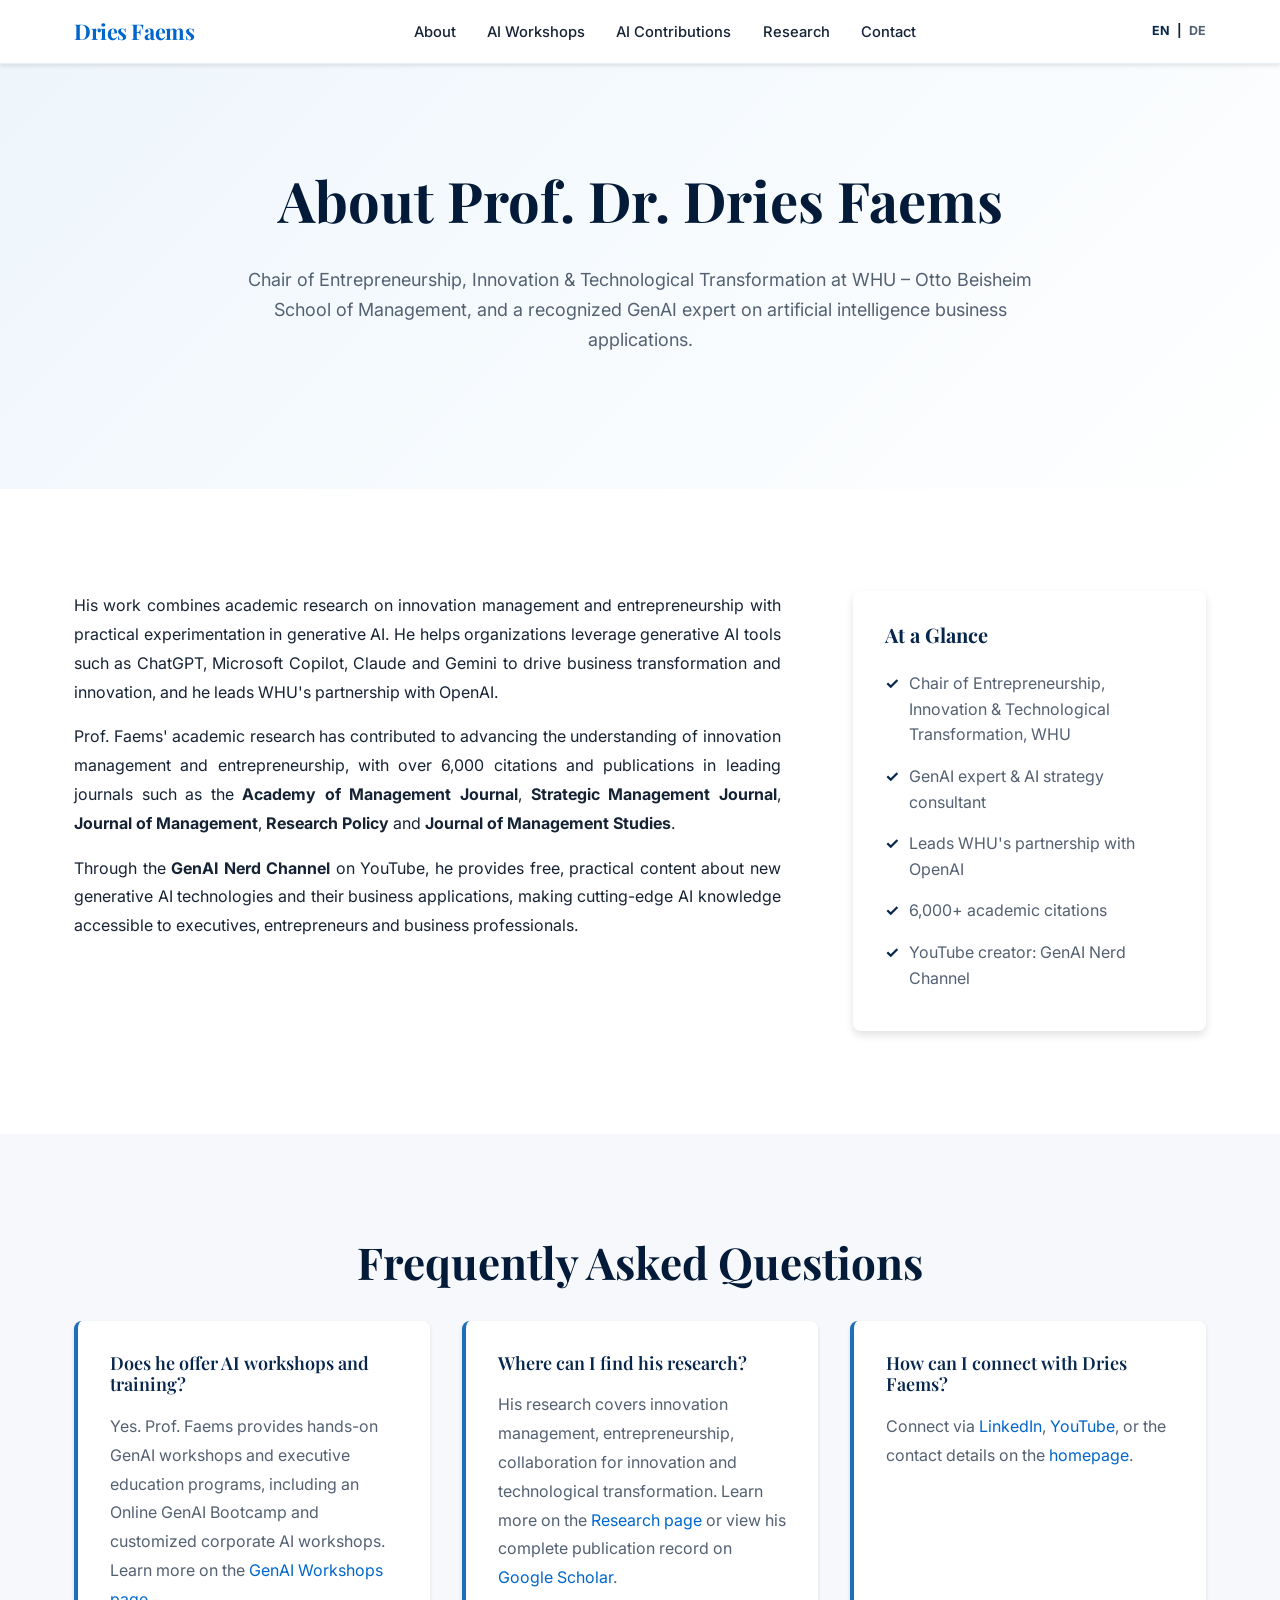
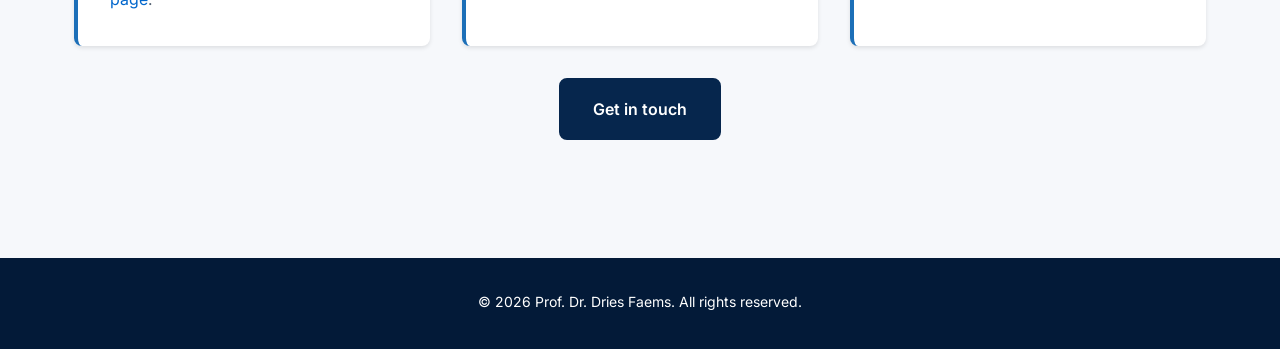
<file: about/index.html>
<!DOCTYPE html>
<html lang="en">
<head>
    <meta charset="UTF-8">
    <meta name="viewport" content="width=device-width, initial-scale=1.0">

    <title data-title-en="About Prof. Dr. Dries Faems | WHU Professor & GenAI Expert" data-title-de="Über Prof. Dr. Dries Faems | WHU-Professor & GenAI-Experte">About Prof. Dr. Dries Faems | WHU Professor & GenAI Expert</title>

    <meta name="description"
          content="About Prof. Dr. Dries Faems, Chair of Entrepreneurship, Innovation & Technological Transformation at WHU and expert on generative AI, innovation and entrepreneurship.">

    <meta name="author" content="Prof. Dr. Dries Faems">
    <meta name="robots" content="index, follow">

    <link rel="canonical"
          href="https://driesfaems.github.io/website/about/">

    <meta property="og:title" content="About Prof. Dr. Dries Faems">
    <meta property="og:description"
          content="Chair of Entrepreneurship, Innovation & Technological Transformation at WHU and GenAI expert.">
    <meta property="og:type" content="profile">
    <meta property="og:url" content="https://driesfaems.github.io/website/about/">
    <meta property="og:image" content="https://driesfaems.github.io/website/images/profile.jpg">

    <script type="application/ld+json">
    {
      "@context": "https://schema.org",
      "@type": "Person",
      "name": "Prof. Dr. Dries Faems",
      "jobTitle": "Chair of Entrepreneurship, Innovation & Technological Transformation",
      "description": "GenAI expert specializing in AI workshops for enterprises. Expert in ChatGPT, Copilot, Claude, Gemini and AI business applications.",
      "url": "https://driesfaems.github.io/website/about/",
      "image": "https://driesfaems.github.io/website/images/profile.jpg",
      "worksFor": {
        "@type": "EducationalOrganization",
        "name": "WHU - Otto Beisheim School of Management",
        "url": "https://www.whu.edu"
      },
      "knowsAbout": ["Generative AI", "Artificial Intelligence", "ChatGPT", "Microsoft Copilot", "Claude", "Gemini", "Machine Learning", "AI Strategy", "Innovation Management", "Entrepreneurship", "AI Business Applications"],
      "sameAs": [
        "https://www.linkedin.com/in/dries-faems-0371569",
        "https://scholar.google.com/citations?hl=en&user=xjR3J4gAAAAJ",
        "https://www.youtube.com/@GenAI_Nerd_Channel",
        "https://ee.whu.edu/the-experience/faculty/dries-faems/"
      ]
    }
    </script>

    <!-- Google Fonts -->
    <link rel="preconnect" href="https://fonts.googleapis.com">
    <link rel="preconnect" href="https://fonts.gstatic.com" crossorigin>
    <link href="https://fonts.googleapis.com/css2?family=Inter:wght@400;500;600;700&family=Playfair+Display:wght@600;700&display=swap" rel="stylesheet">

    <link rel="stylesheet" href="../css/styles.css">
</head>
<body>
    <a href="#main-content" class="skip-link">Skip to main content</a>

    <header class="header">
        <nav class="nav" role="navigation" aria-label="Main navigation">
            <div class="nav-container">
                <div class="nav-brand">
                    <a href="../"><span class="nav-name">Dries Faems</span></a>
                </div>
                <ul class="nav-menu">
                    <li><a href="../about/" class="nav-link active">
                        <span lang="en" class="lang-en">About</span>
                        <span lang="de" class="lang-de">Über mich</span>
                    </a></li>
                    <li><a href="../genai-workshops/" class="nav-link">
                        <span lang="en" class="lang-en">AI Workshops</span>
                        <span lang="de" class="lang-de">KI-Workshops</span>
                    </a></li>
                    <li><a href="../ai-contributions/" class="nav-link">
                        <span lang="en" class="lang-en">AI Contributions</span>
                        <span lang="de" class="lang-de">KI-Beiträge</span>
                    </a></li>
                    <li><a href="../research/" class="nav-link">
                        <span lang="en" class="lang-en">Research</span>
                        <span lang="de" class="lang-de">Forschung</span>
                    </a></li>
                    <li><a href="../#contact" class="nav-link">
                        <span lang="en" class="lang-en">Contact</span>
                        <span lang="de" class="lang-de">Kontakt</span>
                    </a></li>
                </ul>
                <div class="language-links" aria-label="Language selection"><a href="../" aria-current="page">EN</a><span aria-hidden="true">|</span><a href="../de/about/">DE</a></div>
                <div class="lang-toggle">
                    <button class="lang-btn" data-lang="en" aria-label="Switch to English">EN</button>
                    <span>|</span>
                    <button class="lang-btn" data-lang="de" aria-label="Wechseln zu Deutsch">DE</button>
                </div>
                <button class="nav-toggle" aria-label="Toggle navigation menu" aria-expanded="false">
                    <span class="hamburger"></span>
                </button>
            </div>
        </nav>
    </header>

    <main id="main-content">
        <!-- Page Hero -->
        <section class="hero section section-alt">
            <div class="container">
                <h1 class="section-title">
                    <span lang="en" class="lang-en">About Prof. Dr. Dries Faems</span>
                    <span lang="de" class="lang-de">Über Prof. Dr. Dries Faems</span>
                </h1>
                <p class="section-intro">
                    <span lang="en" class="lang-en">Chair of Entrepreneurship, Innovation &amp; Technological Transformation at WHU &ndash; Otto Beisheim School of Management, and a recognized GenAI expert on artificial intelligence business applications.</span>
                    <span lang="de" class="lang-de">Inhaber des Lehrstuhls für Entrepreneurship, Innovation &amp; Technologische Transformation an der WHU &ndash; Otto Beisheim School of Management und anerkannter GenAI-Experte für Künstliche-Intelligenz-Geschäftsanwendungen.</span>
                </p>
            </div>
        </section>

        <!-- About -->
        <section class="about section">
            <div class="container">
                <div class="about-content">
                    <div class="about-text">
                        <p>
                            <span lang="en" class="lang-en">His work combines academic research on innovation management and entrepreneurship with practical experimentation in generative AI. He helps organizations leverage generative AI tools such as ChatGPT, Microsoft Copilot, Claude and Gemini to drive business transformation and innovation, and he leads WHU's partnership with OpenAI.</span>
                            <span lang="de" class="lang-de">Seine Arbeit verbindet akademische Forschung zu Innovationsmanagement und Entrepreneurship mit praktischer Erprobung Generativer KI. Er hilft Organisationen, Generative-KI-Tools wie ChatGPT, Microsoft Copilot, Claude und Gemini zu nutzen, um Geschäftstransformation und Innovation voranzutreiben, und leitet die Partnerschaft der WHU mit OpenAI.</span>
                        </p>
                        <p>
                            <span lang="en" class="lang-en">Prof. Faems' academic research has contributed to advancing the understanding of innovation management and entrepreneurship, with over 6,000 citations and publications in leading journals such as the <strong>Academy of Management Journal</strong>, <strong>Strategic Management Journal</strong>, <strong>Journal of Management</strong>, <strong>Research Policy</strong> and <strong>Journal of Management Studies</strong>.</span>
                            <span lang="de" class="lang-de">Die akademische Forschung von Prof. Faems hat dazu beigetragen, das Verständnis von Innovationsmanagement und Entrepreneurship zu erweitern, mit über 6.000 Zitierungen und Publikationen in führenden Zeitschriften wie <strong>Academy of Management Journal</strong>, <strong>Strategic Management Journal</strong>, <strong>Journal of Management</strong>, <strong>Research Policy</strong> und <strong>Journal of Management Studies</strong>.</span>
                        </p>
                        <p>
                            <span lang="en" class="lang-en">Through the <strong>GenAI Nerd Channel</strong> on YouTube, he provides free, practical content about new generative AI technologies and their business applications, making cutting-edge AI knowledge accessible to executives, entrepreneurs and business professionals.</span>
                            <span lang="de" class="lang-de">Über den <strong>GenAI Nerd Channel</strong> auf YouTube bietet er kostenlose, praxisnahe Inhalte zu neuen Generativen-KI-Technologien und deren Geschäftsanwendungen und macht modernstes KI-Wissen für Führungskräfte, Unternehmer und Geschäftsleute zugänglich.</span>
                        </p>
                    </div>

                    <div class="about-highlights">
                        <h3 class="highlights-title">
                            <span lang="en" class="lang-en">At a Glance</span>
                            <span lang="de" class="lang-de">Auf einen Blick</span>
                        </h3>
                        <ul class="highlights-list">
                            <li>
                                <span lang="en" class="lang-en">Chair of Entrepreneurship, Innovation &amp; Technological Transformation, WHU</span>
                                <span lang="de" class="lang-de">Lehrstuhl für Entrepreneurship, Innovation &amp; Technologische Transformation, WHU</span>
                            </li>
                            <li>
                                <span lang="en" class="lang-en">GenAI expert &amp; AI strategy consultant</span>
                                <span lang="de" class="lang-de">GenAI-Experte &amp; KI-Strategieberater</span>
                            </li>
                            <li>
                                <span lang="en" class="lang-en">Leads WHU's partnership with OpenAI</span>
                                <span lang="de" class="lang-de">Leitet die WHU-Partnerschaft mit OpenAI</span>
                            </li>
                            <li>
                                <span lang="en" class="lang-en">6,000+ academic citations</span>
                                <span lang="de" class="lang-de">6.000+ akademische Zitierungen</span>
                            </li>
                            <li>
                                <span lang="en" class="lang-en">YouTube creator: GenAI Nerd Channel</span>
                                <span lang="de" class="lang-de">YouTube-Creator: GenAI Nerd Channel</span>
                            </li>
                        </ul>
                    </div>
                </div>
            </div>
        </section>

        <!-- FAQ -->
        <section class="faq section section-alt">
            <div class="container">
                <h2 class="section-title">
                    <span lang="en" class="lang-en">Frequently Asked Questions</span>
                    <span lang="de" class="lang-de">Häufig gestellte Fragen</span>
                </h2>
                <div class="faq-grid">
                    <div class="faq-item">
                        <h3 class="faq-question">
                            <span lang="en" class="lang-en">Does he offer AI workshops and training?</span>
                            <span lang="de" class="lang-de">Bietet er KI-Workshops und Training an?</span>
                        </h3>
                        <p class="faq-answer">
                            <span lang="en" class="lang-en">Yes. Prof. Faems provides hands-on GenAI workshops and executive education programs, including an Online GenAI Bootcamp and customized corporate AI workshops. Learn more on the <a href="../genai-workshops/">GenAI Workshops page</a>.</span>
                            <span lang="de" class="lang-de">Ja. Prof. Faems bietet praxisnahe GenAI-Workshops und Executive-Education-Programme an, darunter ein Online GenAI Bootcamp und maßgeschneiderte Firmen-KI-Workshops. Mehr dazu auf der <a href="../genai-workshops/">GenAI-Workshops-Seite</a>.</span>
                        </p>
                    </div>
                    <div class="faq-item">
                        <h3 class="faq-question">
                            <span lang="en" class="lang-en">Where can I find his research?</span>
                            <span lang="de" class="lang-de">Wo finde ich seine Forschung?</span>
                        </h3>
                        <p class="faq-answer">
                            <span lang="en" class="lang-en">His research covers innovation management, entrepreneurship, collaboration for innovation and technological transformation. Learn more on the <a href="../research/">Research page</a> or view his complete publication record on <a href="https://scholar.google.com/citations?hl=en&user=xjR3J4gAAAAJ" target="_blank" rel="noopener noreferrer">Google Scholar</a>.</span>
                            <span lang="de" class="lang-de">Seine Forschung umfasst Innovationsmanagement, Entrepreneurship, Zusammenarbeit für Innovation und technologische Transformation. Mehr dazu auf der <a href="../research/">Forschungsseite</a> oder in seiner vollständigen Publikationsliste auf <a href="https://scholar.google.com/citations?hl=en&user=xjR3J4gAAAAJ" target="_blank" rel="noopener noreferrer">Google Scholar</a>.</span>
                        </p>
                    </div>
                    <div class="faq-item">
                        <h3 class="faq-question">
                            <span lang="en" class="lang-en">How can I connect with Dries Faems?</span>
                            <span lang="de" class="lang-de">Wie kann ich mit Dries Faems in Kontakt treten?</span>
                        </h3>
                        <p class="faq-answer">
                            <span lang="en" class="lang-en">Connect via <a href="https://www.linkedin.com/in/dries-faems-0371569" target="_blank" rel="noopener noreferrer">LinkedIn</a>, <a href="https://www.youtube.com/@GenAI_Nerd_Channel" target="_blank" rel="noopener noreferrer">YouTube</a>, or the contact details on the <a href="../#contact">homepage</a>.</span>
                            <span lang="de" class="lang-de">Kontaktieren Sie ihn über <a href="https://www.linkedin.com/in/dries-faems-0371569" target="_blank" rel="noopener noreferrer">LinkedIn</a>, <a href="https://www.youtube.com/@GenAI_Nerd_Channel" target="_blank" rel="noopener noreferrer">YouTube</a> oder die Kontaktdaten auf der <a href="../#contact">Startseite</a>.</span>
                        </p>
                    </div>
                </div>

                <p style="text-align:center; margin-top: var(--spacing-md);">
                    <a href="../#contact" class="btn btn-primary">
                        <span lang="en" class="lang-en">Get in touch</span>
                        <span lang="de" class="lang-de">Kontakt aufnehmen</span>
                    </a>
                </p>
            </div>
        </section>
    </main>

    <footer class="footer">
        <div class="container">
            <p class="footer-text">
                <span lang="en" class="lang-en">&copy; 2026 Prof. Dr. Dries Faems. All rights reserved.</span>
                <span lang="de" class="lang-de">&copy; 2026 Prof. Dr. Dries Faems. Alle Rechte vorbehalten.</span>
            </p>
        </div>
    </footer>

    <script src="../js/main.js"></script>
</body>
</html>
</file>
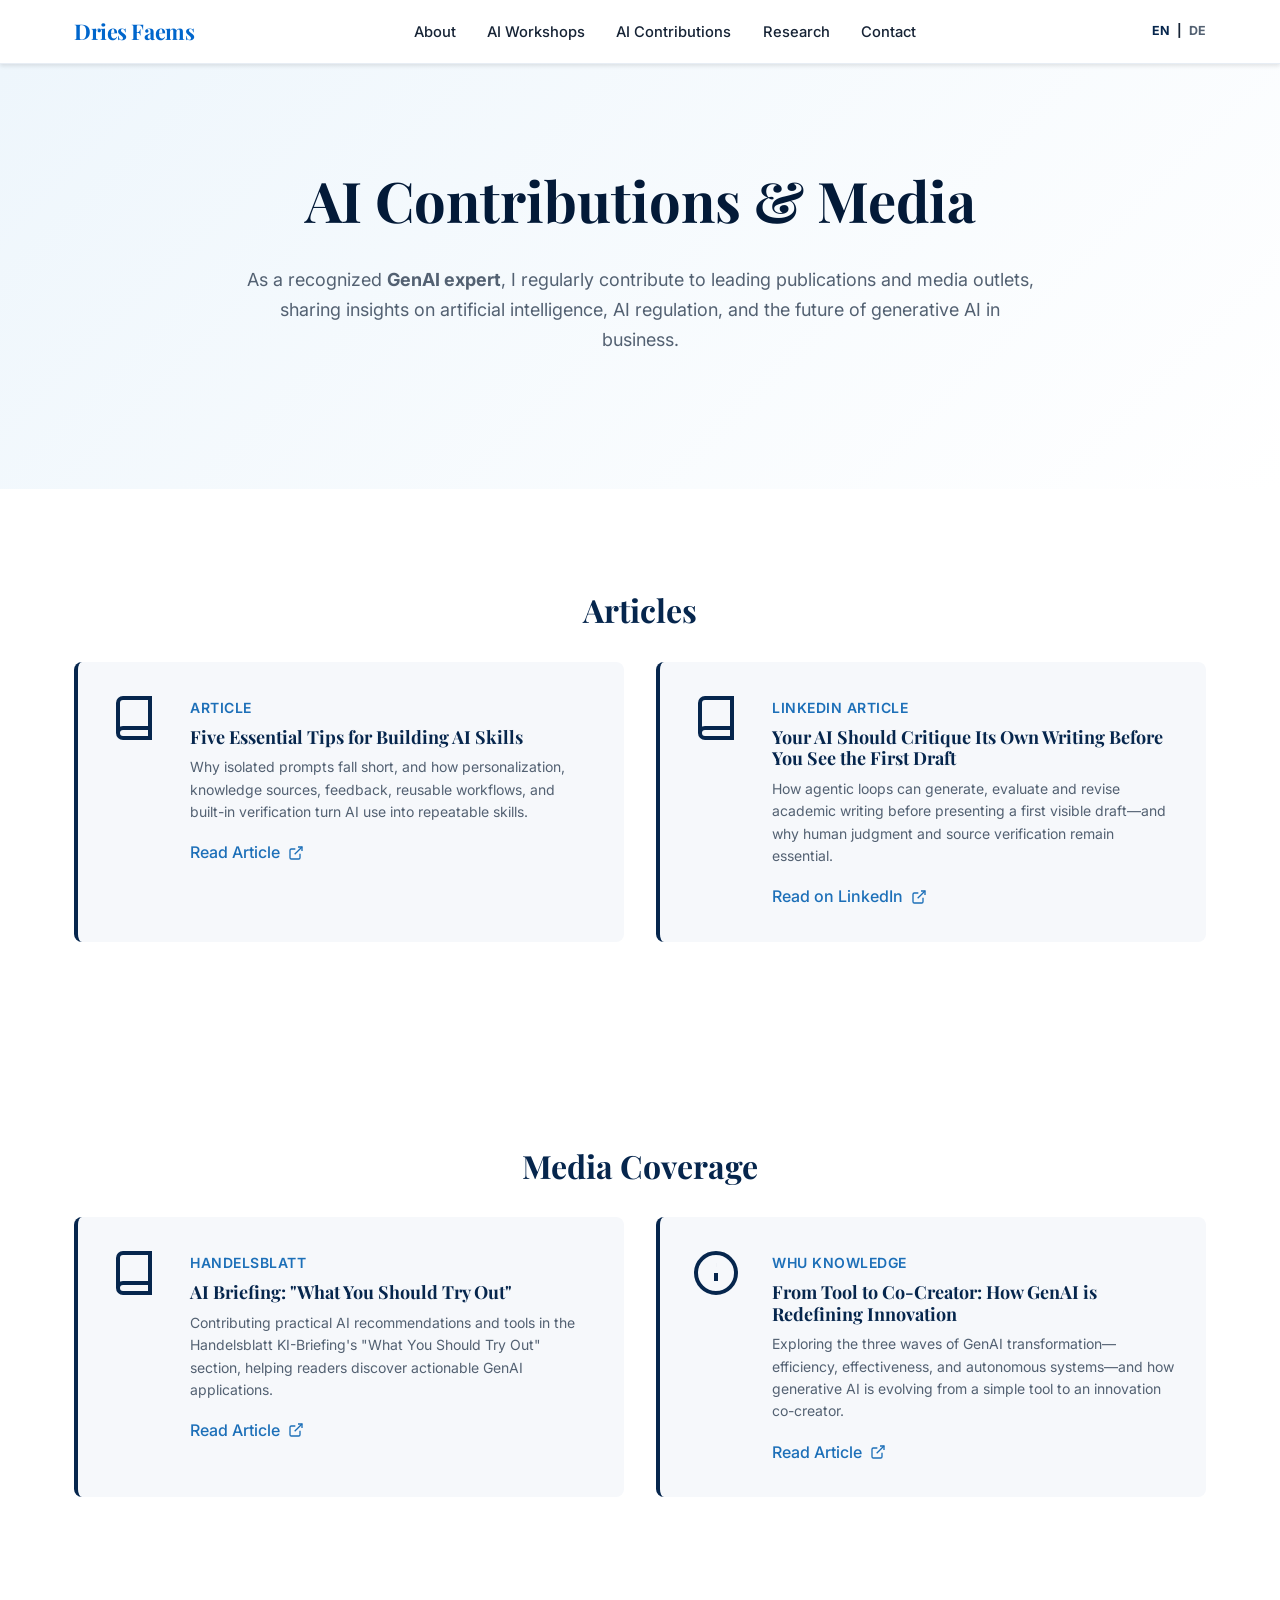
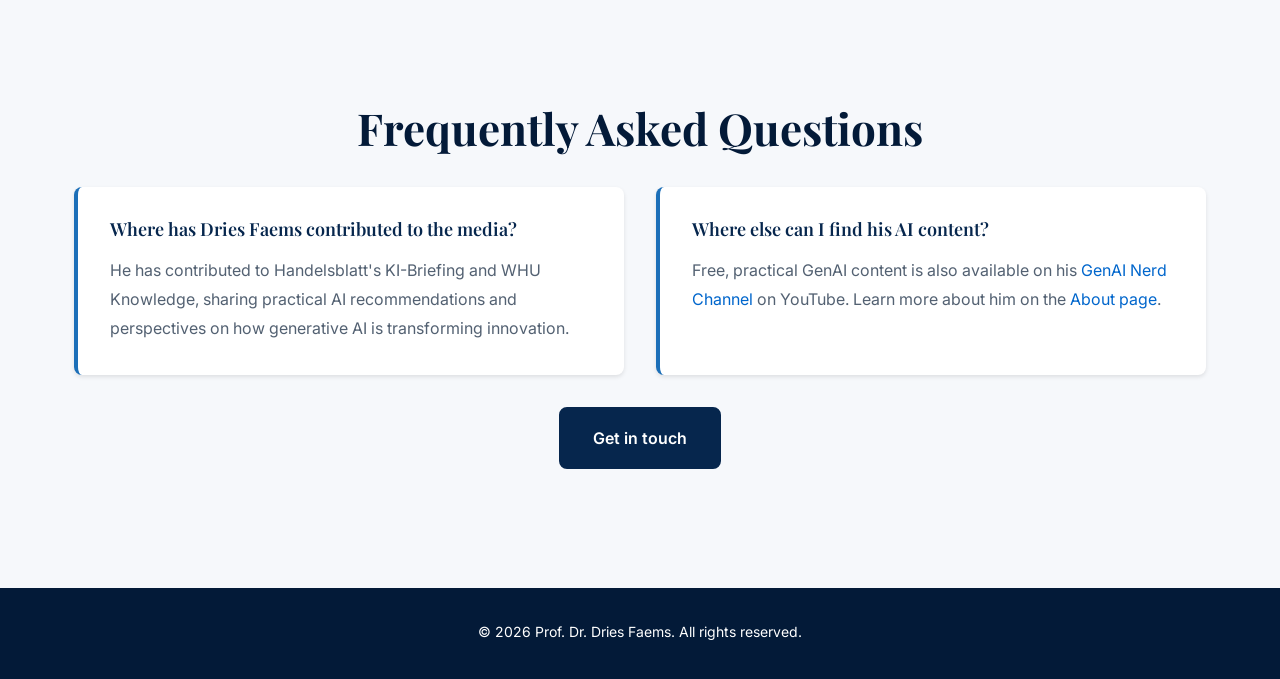
<file: ai-contributions/index.html>
<!DOCTYPE html>
<html lang="en">
<head>
    <meta charset="UTF-8">
    <meta name="viewport" content="width=device-width, initial-scale=1.0">

    <title data-title-en="AI Contributions & Media | Prof. Dr. Dries Faems" data-title-de="KI-Beiträge & Medien | Prof. Dr. Dries Faems">AI Contributions & Media | Prof. Dr. Dries Faems</title>

    <meta name="description"
          content="Media contributions and articles by Prof. Dr. Dries Faems on generative AI, ChatGPT, AI regulation and the future of AI in business, featured in Handelsblatt, WHU Knowledge and more.">

    <meta name="author" content="Prof. Dr. Dries Faems">
    <meta name="robots" content="index, follow">

    <link rel="canonical"
          href="https://driesfaems.github.io/website/ai-contributions/">

    <meta property="og:title" content="AI Contributions & Media | Prof. Dr. Dries Faems">
    <meta property="og:description"
          content="Media contributions and articles on generative AI, AI regulation and the future of AI in business.">
    <meta property="og:type" content="website">
    <meta property="og:url" content="https://driesfaems.github.io/website/ai-contributions/">
    <meta property="og:image" content="https://driesfaems.github.io/website/images/profile.jpg">

    <script type="application/ld+json">
    {
      "@context": "https://schema.org",
      "@type": "ItemList",
      "name": "AI Contributions & Media by Prof. Dr. Dries Faems",
      "itemListElement": [
        {
          "@type": "Article",
          "position": 1,
          "name": "Five Essential Tips for Building AI Skills",
          "author": { "@type": "Person", "name": "Prof. Dr. Dries Faems" },
          "url": "https://driesfaems.github.io/website/ai-contributions/five-tips-for-building-ai-skills/"
        },
        {
          "@type": "CreativeWork",
          "position": 2,
          "name": "AI Briefing: \"What You Should Try Out\"",
          "author": { "@type": "Person", "name": "Prof. Dr. Dries Faems" },
          "publisher": { "@type": "Organization", "name": "Handelsblatt" },
          "url": "https://www.handelsblatt.com/technik/ki/ki-briefing-wie-die-ki-szene-mit-von-der-leyen-um-den-ai-act-feilscht/100138300.html"
        },
        {
          "@type": "CreativeWork",
          "position": 3,
          "name": "From Tool to Co-Creator: How GenAI is Redefining Innovation",
          "author": { "@type": "Person", "name": "Prof. Dr. Dries Faems" },
          "publisher": { "@type": "Organization", "name": "WHU Knowledge" },
          "url": "https://www.whu.edu/en/news-insights/whu-knowledge/article/from-tool-to-co-creator/"
        }
      ]
    }
    </script>

    <!-- Google Fonts -->
    <link rel="preconnect" href="https://fonts.googleapis.com">
    <link rel="preconnect" href="https://fonts.gstatic.com" crossorigin>
    <link href="https://fonts.googleapis.com/css2?family=Inter:wght@400;500;600;700&family=Playfair+Display:wght@600;700&display=swap" rel="stylesheet">

    <link rel="stylesheet" href="../css/styles.css">
</head>
<body>
    <a href="#main-content" class="skip-link">Skip to main content</a>

    <header class="header">
        <nav class="nav" role="navigation" aria-label="Main navigation">
            <div class="nav-container">
                <div class="nav-brand">
                    <a href="../"><span class="nav-name">Dries Faems</span></a>
                </div>
                <ul class="nav-menu">
                    <li><a href="../about/" class="nav-link">
                        <span lang="en" class="lang-en">About</span>
                        <span lang="de" class="lang-de">Über mich</span>
                    </a></li>
                    <li><a href="../genai-workshops/" class="nav-link">
                        <span lang="en" class="lang-en">AI Workshops</span>
                        <span lang="de" class="lang-de">KI-Workshops</span>
                    </a></li>
                    <li><a href="../ai-contributions/" class="nav-link active">
                        <span lang="en" class="lang-en">AI Contributions</span>
                        <span lang="de" class="lang-de">KI-Beiträge</span>
                    </a></li>
                    <li><a href="../research/" class="nav-link">
                        <span lang="en" class="lang-en">Research</span>
                        <span lang="de" class="lang-de">Forschung</span>
                    </a></li>
                    <li><a href="../#contact" class="nav-link">
                        <span lang="en" class="lang-en">Contact</span>
                        <span lang="de" class="lang-de">Kontakt</span>
                    </a></li>
                </ul>
                <div class="language-links" aria-label="Language selection"><a href="../ai-contributions/" aria-current="page">EN</a><span aria-hidden="true">|</span><a href="../de/ai-contributions/">DE</a></div>
                <div class="lang-toggle">
                    <button class="lang-btn" data-lang="en" aria-label="Switch to English">EN</button>
                    <span>|</span>
                    <button class="lang-btn" data-lang="de" aria-label="Wechseln zu Deutsch">DE</button>
                </div>
                <button class="nav-toggle" aria-label="Toggle navigation menu" aria-expanded="false">
                    <span class="hamburger"></span>
                </button>
            </div>
        </nav>
    </header>

    <main id="main-content">
        <!-- Page Hero -->
        <section class="hero section section-alt">
            <div class="container">
                <h1 class="section-title">
                    <span lang="en" class="lang-en">AI Contributions & Media</span>
                    <span lang="de" class="lang-de">KI-Beiträge & Medien</span>
                </h1>
                <p class="section-intro">
                    <span lang="en" class="lang-en">As a recognized <strong>GenAI expert</strong>, I regularly contribute to leading publications and media outlets, sharing insights on artificial intelligence, AI regulation, and the future of generative AI in business.</span>
                    <span lang="de" class="lang-de">Als anerkannter <strong>GenAI-Experte</strong> trage ich regelmäßig zu führenden Publikationen und Medien bei und teile Einblicke zu Künstlicher Intelligenz, KI-Regulierung und der Zukunft von Generativer KI im Geschäftsleben.</span>
                </p>
            </div>
        </section>

        <!-- Articles -->
        <section class="ai-contributions section">
            <div class="container">
                <h2 class="genai-programs-title">
                    <span lang="en" class="lang-en">Articles</span>
                    <span lang="de" class="lang-de">Artikel</span>
                </h2>
                <div class="contributions-grid">
                    <article class="contribution-card">
                        <div class="contribution-icon">
                            <svg width="48" height="48" viewBox="0 0 24 24" fill="none" stroke="currentColor" stroke-width="2" aria-hidden="true">
                                <path d="M4 19.5A2.5 2.5 0 0 1 6.5 17H20"></path>
                                <path d="M6.5 2H20v20H6.5A2.5 2.5 0 0 1 4 19.5v-15A2.5 2.5 0 0 1 6.5 2z"></path>
                            </svg>
                        </div>
                        <div class="contribution-content">
                            <span class="contribution-source">
                                <span lang="en" class="lang-en">Article</span>
                                <span lang="de" class="lang-de">Artikel</span>
                            </span>
                            <h3 class="contribution-title">
                                <span lang="en" class="lang-en">Five Essential Tips for Building AI Skills</span>
                                <span lang="de" class="lang-de">Fünf wesentliche Tipps für den Aufbau von KI-Skills</span>
                            </h3>
                            <p class="contribution-description">
                                <span lang="en" class="lang-en">Why isolated prompts fall short, and how personalization, knowledge sources, feedback, reusable workflows, and built-in verification turn AI use into repeatable skills.</span>
                                <span lang="de" class="lang-de">Warum isolierte Prompts zu kurz greifen – und wie Personalisierung, Wissensquellen, Feedback, wiederverwendbare Workflows und eingebaute Verifikation KI-Nutzung zu wiederholbaren Skills machen.</span>
                            </p>
                            <a href="five-tips-for-building-ai-skills/" class="contribution-link">
                                <span lang="en" class="lang-en">Read Article</span>
                                <span lang="de" class="lang-de">Artikel lesen</span>
                                <svg width="16" height="16" viewBox="0 0 24 24" fill="none" stroke="currentColor" stroke-width="2" aria-hidden="true">
                                    <path d="M18 13v6a2 2 0 0 1-2 2H5a2 2 0 0 1-2-2V8a2 2 0 0 1 2-2h6"></path>
                                    <polyline points="15 3 21 3 21 9"></polyline>
                                    <line x1="10" y1="14" x2="21" y2="3"></line>
                                </svg>
                            </a>
                        </div>
                    </article>
                    <article class="contribution-card">
                        <div class="contribution-icon">
                            <svg width="48" height="48" viewBox="0 0 24 24" fill="none" stroke="currentColor" stroke-width="2" aria-hidden="true">
                                <path d="M4 19.5A2.5 2.5 0 0 1 6.5 17H20"></path>
                                <path d="M6.5 2H20v20H6.5A2.5 2.5 0 0 1 4 19.5v-15A2.5 2.5 0 0 1 6.5 2z"></path>
                            </svg>
                        </div>
                        <div class="contribution-content">
                            <span class="contribution-source">
                                <span lang="en" class="lang-en">LinkedIn article</span>
                                <span lang="de" class="lang-de">LinkedIn-Artikel</span>
                            </span>
                            <h3 class="contribution-title">
                                <span lang="en" class="lang-en">Your AI Should Critique Its Own Writing Before You See the First Draft</span>
                                <span lang="de" class="lang-de">Ihre KI sollte ihren eigenen Text pr&uuml;fen, bevor Sie den ersten Entwurf sehen</span>
                            </h3>
                            <p class="contribution-description">
                                <span lang="en" class="lang-en">How agentic loops can generate, evaluate and revise academic writing before presenting a first visible draft&mdash;and why human judgment and source verification remain essential.</span>
                                <span lang="de" class="lang-de">Wie agentische Schleifen akademische Texte erzeugen, bewerten und &uuml;berarbeiten k&ouml;nnen, bevor ein erster sichtbarer Entwurf entsteht&mdash;und warum menschliches Urteil und Quellenpr&uuml;fung unverzichtbar bleiben.</span>
                            </p>
                            <a href="https://www.linkedin.com/pulse/your-ai-should-critique-its-own-writing-before-you-see-dries-faems-1hite/" target="_blank" rel="noopener noreferrer" class="contribution-link">
                                <span lang="en" class="lang-en">Read on LinkedIn</span>
                                <span lang="de" class="lang-de">Auf LinkedIn lesen</span>
                                <svg width="16" height="16" viewBox="0 0 24 24" fill="none" stroke="currentColor" stroke-width="2" aria-hidden="true">
                                    <path d="M18 13v6a2 2 0 0 1-2 2H5a2 2 0 0 1-2-2V8a2 2 0 0 1 2-2h6"></path>
                                    <polyline points="15 3 21 3 21 9"></polyline>
                                    <line x1="10" y1="14" x2="21" y2="3"></line>
                                </svg>
                            </a>
                        </div>
                    </article>
                </div>
            </div>
        </section>

        <!-- Media Coverage -->
        <section class="ai-contributions section section-alt">
            <div class="container">
                <h2 class="genai-programs-title">
                    <span lang="en" class="lang-en">Media Coverage</span>
                    <span lang="de" class="lang-de">Medienberichterstattung</span>
                </h2>
                <div class="contributions-grid">
                    <article class="contribution-card">
                        <div class="contribution-icon">
                            <svg width="48" height="48" viewBox="0 0 24 24" fill="none" stroke="currentColor" stroke-width="2" aria-hidden="true">
                                <path d="M4 19.5A2.5 2.5 0 0 1 6.5 17H20"></path>
                                <path d="M6.5 2H20v20H6.5A2.5 2.5 0 0 1 4 19.5v-15A2.5 2.5 0 0 1 6.5 2z"></path>
                            </svg>
                        </div>
                        <div class="contribution-content">
                            <span class="contribution-source">Handelsblatt</span>
                            <h3 class="contribution-title">
                                <span lang="en" class="lang-en">AI Briefing: "What You Should Try Out"</span>
                                <span lang="de" class="lang-de">KI-Briefing: "Das sollten Sie ausprobieren"</span>
                            </h3>
                            <p class="contribution-description">
                                <span lang="en" class="lang-en">Contributing practical AI recommendations and tools in the Handelsblatt KI-Briefing's "What You Should Try Out" section, helping readers discover actionable GenAI applications.</span>
                                <span lang="de" class="lang-de">Praktische KI-Empfehlungen und Tools im Handelsblatt KI-Briefing in der Rubrik "Das sollten Sie ausprobieren", um Lesern umsetzbare GenAI-Anwendungen näherzubringen.</span>
                            </p>
                            <a href="https://www.handelsblatt.com/technik/ki/ki-briefing-wie-die-ki-szene-mit-von-der-leyen-um-den-ai-act-feilscht/100138300.html" target="_blank" rel="noopener noreferrer" class="contribution-link">
                                <span lang="en" class="lang-en">Read Article</span>
                                <span lang="de" class="lang-de">Artikel lesen</span>
                                <svg width="16" height="16" viewBox="0 0 24 24" fill="none" stroke="currentColor" stroke-width="2" aria-hidden="true">
                                    <path d="M18 13v6a2 2 0 0 1-2 2H5a2 2 0 0 1-2-2V8a2 2 0 0 1 2-2h6"></path>
                                    <polyline points="15 3 21 3 21 9"></polyline>
                                    <line x1="10" y1="14" x2="21" y2="3"></line>
                                </svg>
                            </a>
                        </div>
                    </article>

                    <article class="contribution-card">
                        <div class="contribution-icon">
                            <svg width="48" height="48" viewBox="0 0 24 24" fill="none" stroke="currentColor" stroke-width="2" aria-hidden="true">
                                <circle cx="12" cy="12" r="10"></circle>
                                <path d="M12 16v-4"></path>
                                <path d="M12 8h.01"></path>
                            </svg>
                        </div>
                        <div class="contribution-content">
                            <span class="contribution-source">WHU Knowledge</span>
                            <h3 class="contribution-title">
                                <span lang="en" class="lang-en">From Tool to Co-Creator: How GenAI is Redefining Innovation</span>
                                <span lang="de" class="lang-de">Vom Werkzeug zum Partner: Wie GenAI Innovation neu definiert</span>
                            </h3>
                            <p class="contribution-description">
                                <span lang="en" class="lang-en">Exploring the three waves of GenAI transformation—efficiency, effectiveness, and autonomous systems—and how generative AI is evolving from a simple tool to an innovation co-creator.</span>
                                <span lang="de" class="lang-de">Erforschung der drei Wellen der GenAI-Transformation—Effizienz, Effektivität und autonome Systeme—und wie Generative KI sich von einem einfachen Werkzeug zu einem Innovations-Co-Creator entwickelt.</span>
                            </p>
                            <a href="https://www.whu.edu/en/news-insights/whu-knowledge/article/from-tool-to-co-creator/" target="_blank" rel="noopener noreferrer" class="contribution-link">
                                <span lang="en" class="lang-en">Read Article</span>
                                <span lang="de" class="lang-de">Artikel lesen</span>
                                <svg width="16" height="16" viewBox="0 0 24 24" fill="none" stroke="currentColor" stroke-width="2" aria-hidden="true">
                                    <path d="M18 13v6a2 2 0 0 1-2 2H5a2 2 0 0 1-2-2V8a2 2 0 0 1 2-2h6"></path>
                                    <polyline points="15 3 21 3 21 9"></polyline>
                                    <line x1="10" y1="14" x2="21" y2="3"></line>
                                </svg>
                            </a>
                        </div>
                    </article>
                </div>
            </div>
        </section>

        <!-- FAQ -->
        <section class="faq section section-alt">
            <div class="container">
                <h2 class="section-title">
                    <span lang="en" class="lang-en">Frequently Asked Questions</span>
                    <span lang="de" class="lang-de">Häufig gestellte Fragen</span>
                </h2>
                <div class="faq-grid">
                    <div class="faq-item">
                        <h3 class="faq-question">
                            <span lang="en" class="lang-en">Where has Dries Faems contributed to the media?</span>
                            <span lang="de" class="lang-de">Wo hat Dries Faems zu den Medien beigetragen?</span>
                        </h3>
                        <p class="faq-answer">
                            <span lang="en" class="lang-en">He has contributed to Handelsblatt's KI-Briefing and WHU Knowledge, sharing practical AI recommendations and perspectives on how generative AI is transforming innovation.</span>
                            <span lang="de" class="lang-de">Er hat zum Handelsblatt KI-Briefing und zu WHU Knowledge beigetragen und dabei praktische KI-Empfehlungen sowie Perspektiven geteilt, wie Generative KI die Innovation verändert.</span>
                        </p>
                    </div>
                    <div class="faq-item">
                        <h3 class="faq-question">
                            <span lang="en" class="lang-en">Where else can I find his AI content?</span>
                            <span lang="de" class="lang-de">Wo finde ich sonst noch seine KI-Inhalte?</span>
                        </h3>
                        <p class="faq-answer">
                            <span lang="en" class="lang-en">Free, practical GenAI content is also available on his <a href="https://www.youtube.com/@GenAI_Nerd_Channel" target="_blank" rel="noopener noreferrer">GenAI Nerd Channel</a> on YouTube. Learn more about him on the <a href="../about/">About page</a>.</span>
                            <span lang="de" class="lang-de">Kostenlose, praxisnahe GenAI-Inhalte gibt es auch auf seinem <a href="https://www.youtube.com/@GenAI_Nerd_Channel" target="_blank" rel="noopener noreferrer">GenAI Nerd Channel</a> auf YouTube. Mehr über ihn auf der <a href="../about/">Über-mich-Seite</a>.</span>
                        </p>
                    </div>
                </div>

                <p style="text-align:center; margin-top: var(--spacing-md);">
                    <a href="../#contact" class="btn btn-primary">
                        <span lang="en" class="lang-en">Get in touch</span>
                        <span lang="de" class="lang-de">Kontakt aufnehmen</span>
                    </a>
                </p>
            </div>
        </section>
    </main>

    <footer class="footer">
        <div class="container">
            <p class="footer-text">
                <span lang="en" class="lang-en">&copy; 2026 Prof. Dr. Dries Faems. All rights reserved.</span>
                <span lang="de" class="lang-de">&copy; 2026 Prof. Dr. Dries Faems. Alle Rechte vorbehalten.</span>
            </p>
        </div>
    </footer>

    <script src="../js/main.js"></script>
</body>
</html>
</file>
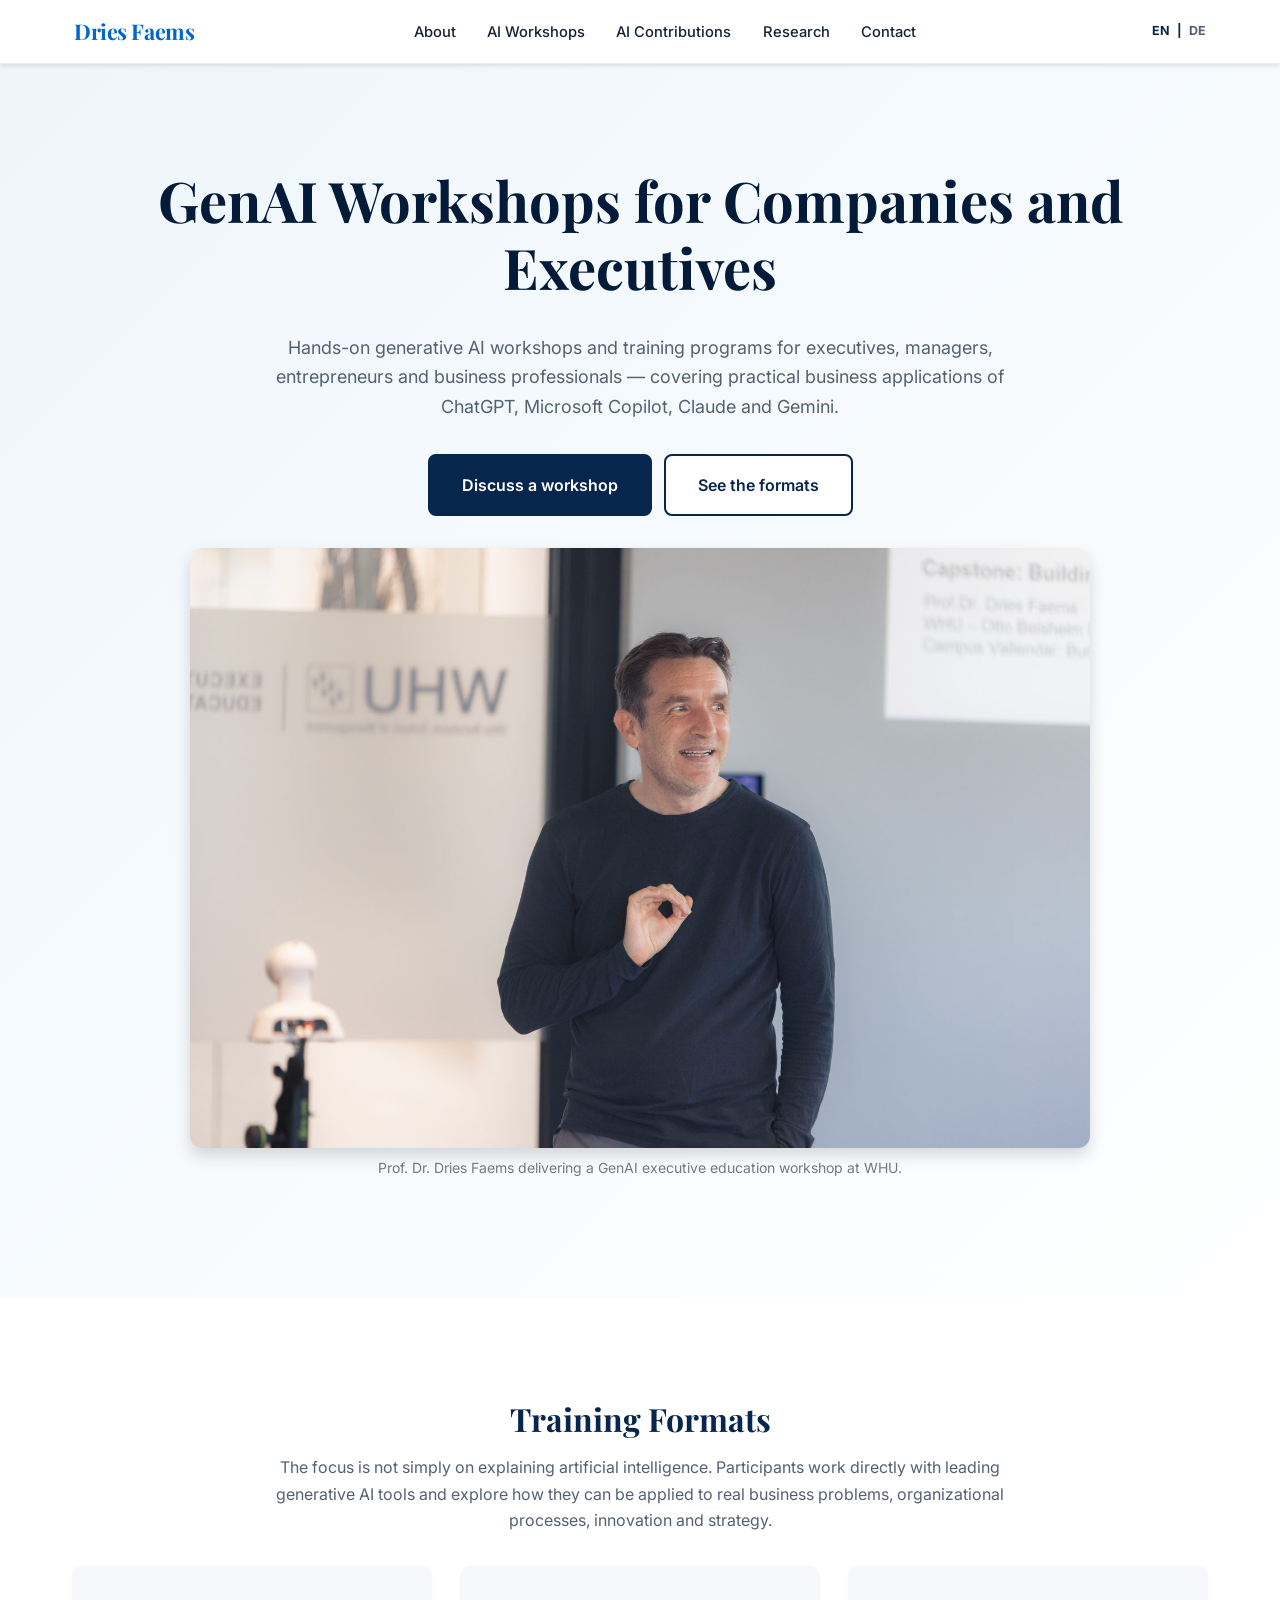
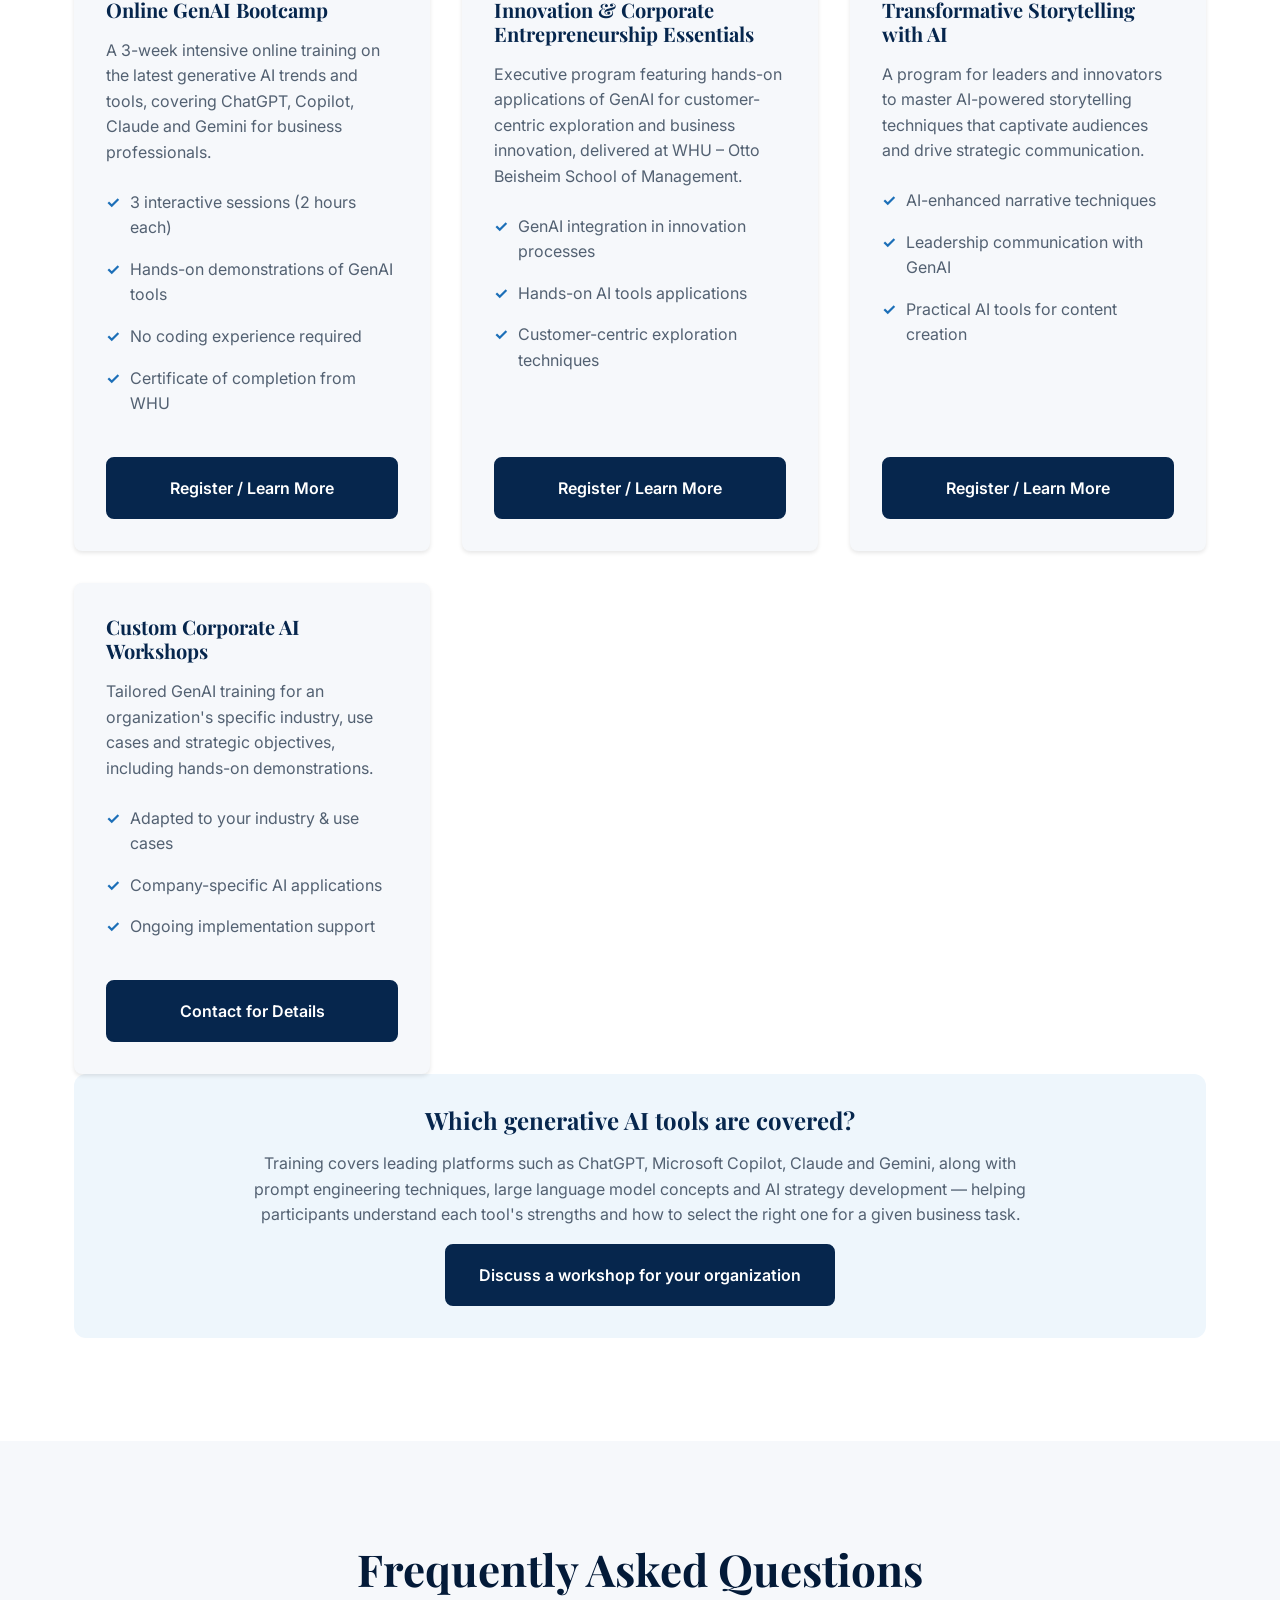
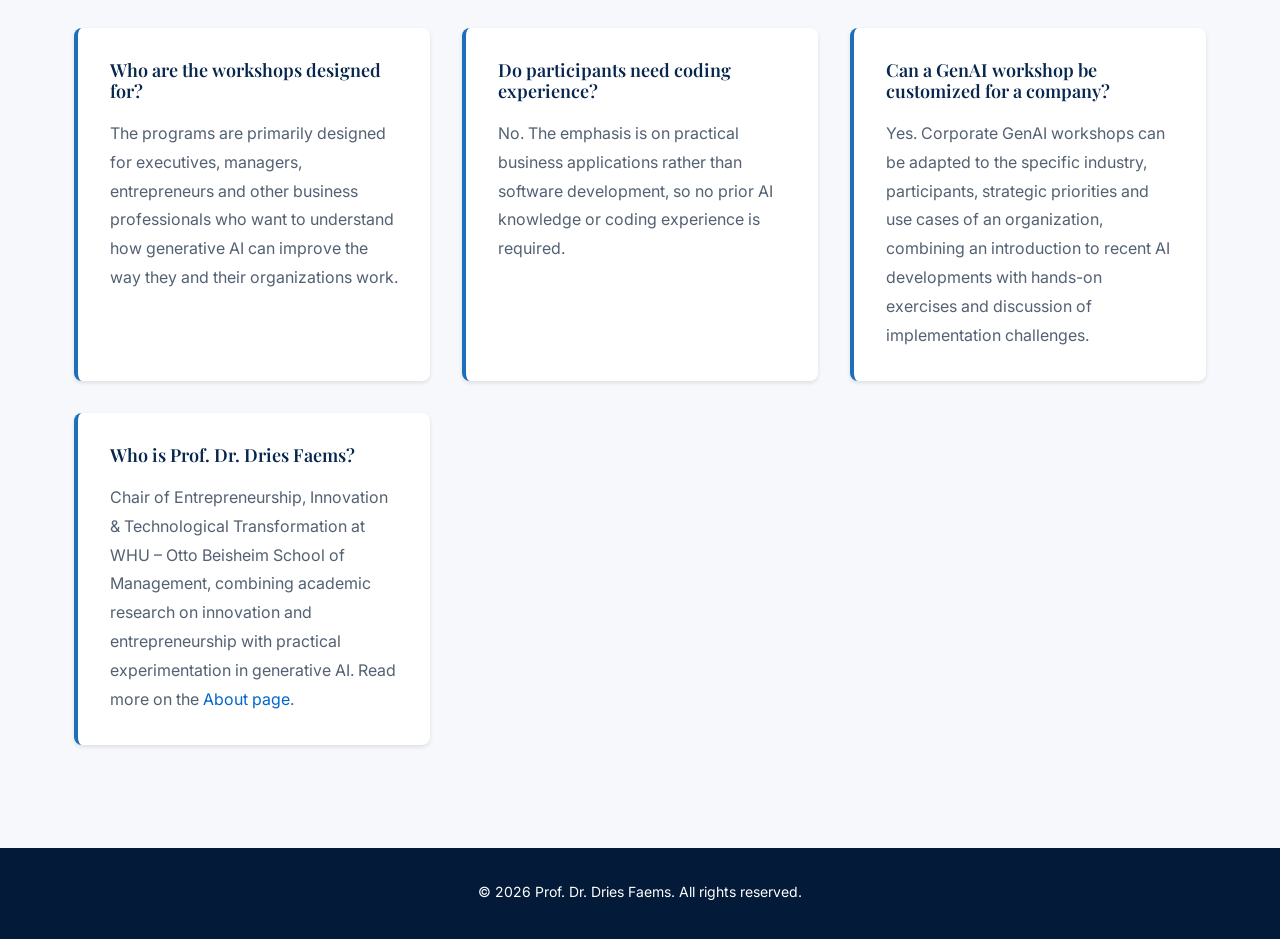
<file: genai-workshops/index.html>
<!DOCTYPE html>
<html lang="en">
<head>
    <meta charset="UTF-8">
    <meta name="viewport" content="width=device-width, initial-scale=1.0">

    <title data-title-en="GenAI Workshops for Companies | Prof. Dr. Dries Faems" data-title-de="GenAI-Workshops für Unternehmen | Prof. Dr. Dries Faems">GenAI Workshops for Companies | Prof. Dr. Dries Faems</title>

    <meta name="description"
          content="Hands-on GenAI workshops for companies, executives and managers by Prof. Dr. Dries Faems of WHU. Practical training with ChatGPT, Microsoft Copilot, Claude and Gemini.">

    <meta name="author" content="Prof. Dr. Dries Faems">
    <meta name="robots" content="index, follow">

    <link rel="canonical"
          href="https://driesfaems.github.io/website/genai-workshops/">

    <meta property="og:title"
          content="GenAI Workshops for Companies | Prof. Dr. Dries Faems">
    <meta property="og:description"
          content="Practical generative AI workshops for executives, managers and organizations.">
    <meta property="og:type" content="website">
    <meta property="og:url"
          content="https://driesfaems.github.io/website/genai-workshops/">
    <meta property="og:image"
          content="https://driesfaems.github.io/website/images/profile.jpg">

    <script type="application/ld+json">
    {
      "@context": "https://schema.org",
      "@type": "Service",
      "name": "GenAI Workshops for Companies",
      "description": "Hands-on generative AI workshops for executives, managers and business professionals covering ChatGPT, Microsoft Copilot, Claude, Gemini, prompting, AI strategy and practical business applications.",
      "provider": {
        "@type": "Person",
        "name": "Prof. Dr. Dries Faems",
        "url": "https://driesfaems.github.io/website/"
      },
      "serviceType": "Generative AI Training and Executive Education",
      "audience": {
        "@type": "Audience",
        "audienceType": "Executives, managers, entrepreneurs and business professionals"
      }
    }
    </script>

    <script type="application/ld+json">
    {
      "@context": "https://schema.org",
      "@type": "FAQPage",
      "mainEntity": [
        {
          "@type": "Question",
          "name": "What GenAI workshops does Dries Faems offer?",
          "acceptedAnswer": {
            "@type": "Answer",
            "text": "Prof. Dr. Dries Faems offers four formats: an Online GenAI Bootcamp, the Innovation & Corporate Entrepreneurship Essentials program, Transformative Storytelling with AI, and customized corporate AI workshops."
          }
        },
        {
          "@type": "Question",
          "name": "Do participants need coding experience?",
          "acceptedAnswer": {
            "@type": "Answer",
            "text": "No. The workshops are designed for business professionals and focus on practical business applications of generative AI rather than software development."
          }
        },
        {
          "@type": "Question",
          "name": "Which AI tools are covered?",
          "acceptedAnswer": {
            "@type": "Answer",
            "text": "The workshops include practical applications of leading generative AI platforms such as ChatGPT, Microsoft Copilot, Claude and Gemini."
          }
        },
        {
          "@type": "Question",
          "name": "Can the workshop be customized for a company?",
          "acceptedAnswer": {
            "@type": "Answer",
            "text": "Yes. Corporate workshops can be adapted to an organization's industry, strategic objectives, employee groups and specific generative AI use cases."
          }
        }
      ]
    }
    </script>

    <!-- Google Fonts -->
    <link rel="preconnect" href="https://fonts.googleapis.com">
    <link rel="preconnect" href="https://fonts.gstatic.com" crossorigin>
    <link href="https://fonts.googleapis.com/css2?family=Inter:wght@400;500;600;700&family=Playfair+Display:wght@600;700&display=swap" rel="stylesheet">

    <link rel="stylesheet" href="../css/styles.css">
</head>
<body>
    <a href="#main-content" class="skip-link">Skip to main content</a>

    <header class="header">
        <nav class="nav" role="navigation" aria-label="Main navigation">
            <div class="nav-container">
                <div class="nav-brand">
                    <a href="../"><span class="nav-name">Dries Faems</span></a>
                </div>
                <ul class="nav-menu">
                    <li><a href="../about/" class="nav-link">
                        <span lang="en" class="lang-en">About</span>
                        <span lang="de" class="lang-de">Über mich</span>
                    </a></li>
                    <li><a href="../genai-workshops/" class="nav-link active">
                        <span lang="en" class="lang-en">AI Workshops</span>
                        <span lang="de" class="lang-de">KI-Workshops</span>
                    </a></li>
                    <li><a href="../ai-contributions/" class="nav-link">
                        <span lang="en" class="lang-en">AI Contributions</span>
                        <span lang="de" class="lang-de">KI-Beiträge</span>
                    </a></li>
                    <li><a href="../research/" class="nav-link">
                        <span lang="en" class="lang-en">Research</span>
                        <span lang="de" class="lang-de">Forschung</span>
                    </a></li>
                    <li><a href="../#contact" class="nav-link">
                        <span lang="en" class="lang-en">Contact</span>
                        <span lang="de" class="lang-de">Kontakt</span>
                    </a></li>
                </ul>
                <div class="language-links" aria-label="Language selection"><a href="../genai-workshops/" aria-current="page">EN</a><span aria-hidden="true">|</span><a href="../de/genai-workshops/">DE</a></div>
                <div class="lang-toggle">
                    <button class="lang-btn" data-lang="en" aria-label="Switch to English">EN</button>
                    <span>|</span>
                    <button class="lang-btn" data-lang="de" aria-label="Wechseln zu Deutsch">DE</button>
                </div>
                <button class="nav-toggle" aria-label="Toggle navigation menu" aria-expanded="false">
                    <span class="hamburger"></span>
                </button>
            </div>
        </nav>
    </header>

    <main id="main-content">
        <!-- Page Hero -->
        <section class="hero section section-alt">
            <div class="container">
                <h1 class="section-title">
                    <span lang="en" class="lang-en">GenAI Workshops for Companies and Executives</span>
                    <span lang="de" class="lang-de">GenAI-Workshops für Unternehmen und Führungskräfte</span>
                </h1>
                <p class="section-intro">
                    <span lang="en" class="lang-en">Hands-on generative AI workshops and training programs for executives, managers, entrepreneurs and business professionals &mdash; covering practical business applications of ChatGPT, Microsoft Copilot, Claude and Gemini.</span>
                    <span lang="de" class="lang-de">Praxisnahe Generative-KI-Workshops und Trainingsprogramme für Führungskräfte, Manager, Unternehmer und Geschäftsleute &ndash; mit praktischen Geschäftsanwendungen von ChatGPT, Microsoft Copilot, Claude und Gemini.</span>
                </p>
                <div class="hero-actions hero-actions-centered">
                    <a href="../#contact" class="btn btn-primary"><span lang="en" class="lang-en">Discuss a workshop</span><span lang="de" class="lang-de">Workshop besprechen</span></a>
                    <a href="#formats" class="btn btn-secondary"><span lang="en" class="lang-en">See the formats</span><span lang="de" class="lang-de">Formate ansehen</span></a>
                </div>
                <div class="hero-photo-wrap">
                    <img src="../images/genai-workshop.jpg" alt="Prof. Dr. Dries Faems delivering a GenAI executive education workshop at WHU" class="hero-photo" width="1600" height="1067" loading="eager">
                    <p class="hero-photo-caption">
                        <span lang="en" class="lang-en">Prof. Dr. Dries Faems delivering a GenAI executive education workshop at WHU.</span>
                        <span lang="de" class="lang-de">Prof. Dr. Dries Faems bei einem GenAI-Executive-Education-Workshop an der WHU.</span>
                    </p>
                </div>
            </div>
        </section>

        <!-- Programs -->
        <section id="formats" class="genai section">
            <div class="container">
                <h2 class="genai-programs-title">
                    <span lang="en" class="lang-en">Training Formats</span>
                    <span lang="de" class="lang-de">Trainingsformate</span>
                </h2>
                <p class="genai-programs-intro">
                    <span lang="en" class="lang-en">The focus is not simply on explaining artificial intelligence. Participants work directly with leading generative AI tools and explore how they can be applied to real business problems, organizational processes, innovation and strategy.</span>
                    <span lang="de" class="lang-de">Der Fokus liegt nicht nur auf der Erklärung von Künstlicher Intelligenz. Die Teilnehmenden arbeiten direkt mit führenden Generativen-KI-Tools und erkunden, wie diese auf reale Geschäftsprobleme, organisatorische Prozesse, Innovation und Strategie angewendet werden können.</span>
                </p>

                <div class="programs-grid">
                    <div class="program-card">
                        <h3 class="program-title">Online GenAI Bootcamp</h3>
                        <p class="program-description">
                            <span lang="en" class="lang-en">A 3-week intensive online training on the latest generative AI trends and tools, covering ChatGPT, Copilot, Claude and Gemini for business professionals.</span>
                            <span lang="de" class="lang-de">Ein dreiwöchiges intensives Online-Training zu den neuesten Trends und Tools der Generativen KI, mit ChatGPT, Copilot, Claude und Gemini für Geschäftsleute.</span>
                        </p>
                        <ul class="program-highlights">
                            <li>
                                <span lang="en" class="lang-en">3 interactive sessions (2 hours each)</span>
                                <span lang="de" class="lang-de">3 interaktive Sitzungen (je 2 Stunden)</span>
                            </li>
                            <li>
                                <span lang="en" class="lang-en">Hands-on demonstrations of GenAI tools</span>
                                <span lang="de" class="lang-de">Praxisnahe Demonstrationen von GenAI-Tools</span>
                            </li>
                            <li>
                                <span lang="en" class="lang-en">No coding experience required</span>
                                <span lang="de" class="lang-de">Keine Programmiererfahrung erforderlich</span>
                            </li>
                            <li>
                                <span lang="en" class="lang-en">Certificate of completion from WHU</span>
                                <span lang="de" class="lang-de">Teilnahmezertifikat der WHU</span>
                            </li>
                        </ul>
                        <a href="https://ee.whu.edu/open-programs/bootcamp-mastering-novel-trends-and-tools-in-generative-ai/" target="_blank" rel="noopener noreferrer" class="btn btn-primary">
                            <span lang="en" class="lang-en">Register / Learn More</span>
                            <span lang="de" class="lang-de">Anmelden / Mehr erfahren</span>
                        </a>
                    </div>

                    <div class="program-card">
                        <h3 class="program-title">Innovation &amp; Corporate Entrepreneurship Essentials</h3>
                        <p class="program-description">
                            <span lang="en" class="lang-en">Executive program featuring hands-on applications of GenAI for customer-centric exploration and business innovation, delivered at WHU &ndash; Otto Beisheim School of Management.</span>
                            <span lang="de" class="lang-de">Executive-Programm mit praxisnahen GenAI-Anwendungen für kundenorientierte Exploration und Geschäftsinnovation, durchgeführt an der WHU &ndash; Otto Beisheim School of Management.</span>
                        </p>
                        <ul class="program-highlights">
                            <li>
                                <span lang="en" class="lang-en">GenAI integration in innovation processes</span>
                                <span lang="de" class="lang-de">GenAI-Integration in Innovationsprozesse</span>
                            </li>
                            <li>
                                <span lang="en" class="lang-en">Hands-on AI tools applications</span>
                                <span lang="de" class="lang-de">Praxisnahe KI-Tools-Anwendungen</span>
                            </li>
                            <li>
                                <span lang="en" class="lang-en">Customer-centric exploration techniques</span>
                                <span lang="de" class="lang-de">Kundenorientierte Explorationstechniken</span>
                            </li>
                        </ul>
                        <a href="https://ee.whu.edu/open-programs/innovation-and-corporate-entrepreneurship-essentials-program/" target="_blank" rel="noopener noreferrer" class="btn btn-primary">
                            <span lang="en" class="lang-en">Register / Learn More</span>
                            <span lang="de" class="lang-de">Anmelden / Mehr erfahren</span>
                        </a>
                    </div>

                    <div class="program-card">
                        <h3 class="program-title">Transformative Storytelling with AI</h3>
                        <p class="program-description">
                            <span lang="en" class="lang-en">A program for leaders and innovators to master AI-powered storytelling techniques that captivate audiences and drive strategic communication.</span>
                            <span lang="de" class="lang-de">Ein Programm für Führungskräfte und Innovatoren zur Beherrschung KI-gestützter Storytelling-Techniken, die Zielgruppen fesseln und strategische Kommunikation vorantreiben.</span>
                        </p>
                        <ul class="program-highlights">
                            <li>
                                <span lang="en" class="lang-en">AI-enhanced narrative techniques</span>
                                <span lang="de" class="lang-de">KI-verbesserte Erzähltechniken</span>
                            </li>
                            <li>
                                <span lang="en" class="lang-en">Leadership communication with GenAI</span>
                                <span lang="de" class="lang-de">Führungskommunikation mit GenAI</span>
                            </li>
                            <li>
                                <span lang="en" class="lang-en">Practical AI tools for content creation</span>
                                <span lang="de" class="lang-de">Praktische KI-Tools für Content-Erstellung</span>
                            </li>
                        </ul>
                        <a href="https://ee.whu.edu/open-programs/transformative-storytelling-with-ai-for-leaders-and-innovators/" target="_blank" rel="noopener noreferrer" class="btn btn-primary">
                            <span lang="en" class="lang-en">Register / Learn More</span>
                            <span lang="de" class="lang-de">Anmelden / Mehr erfahren</span>
                        </a>
                    </div>

                    <div class="program-card">
                        <h3 class="program-title">
                            <span lang="en" class="lang-en">Custom Corporate AI Workshops</span>
                            <span lang="de" class="lang-de">Maßgeschneiderte Firmen-KI-Workshops</span>
                        </h3>
                        <p class="program-description">
                            <span lang="en" class="lang-en">Tailored GenAI training for an organization's specific industry, use cases and strategic objectives, including hands-on demonstrations.</span>
                            <span lang="de" class="lang-de">Maßgeschneidertes GenAI-Training für die spezifische Branche, Anwendungsfälle und strategischen Ziele einer Organisation, einschließlich praxisnaher Demonstrationen.</span>
                        </p>
                        <ul class="program-highlights">
                            <li>
                                <span lang="en" class="lang-en">Adapted to your industry &amp; use cases</span>
                                <span lang="de" class="lang-de">Angepasst an Ihre Branche &amp; Anwendungsfälle</span>
                            </li>
                            <li>
                                <span lang="en" class="lang-en">Company-specific AI applications</span>
                                <span lang="de" class="lang-de">Unternehmensspezifische KI-Anwendungen</span>
                            </li>
                            <li>
                                <span lang="en" class="lang-en">Ongoing implementation support</span>
                                <span lang="de" class="lang-de">Fortlaufende Unterstützung bei der Umsetzung</span>
                            </li>
                        </ul>
                        <a href="../#contact" class="btn btn-primary">
                            <span lang="en" class="lang-en">Contact for Details</span>
                            <span lang="de" class="lang-de">Kontakt für Details</span>
                        </a>
                    </div>
                </div>

                <div class="genai-collaboration">
                    <h3 class="collaboration-title">
                        <span lang="en" class="lang-en">Which generative AI tools are covered?</span>
                        <span lang="de" class="lang-de">Welche Generativen-KI-Tools werden behandelt?</span>
                    </h3>
                    <p class="collaboration-description">
                        <span lang="en" class="lang-en">Training covers leading platforms such as ChatGPT, Microsoft Copilot, Claude and Gemini, along with prompt engineering techniques, large language model concepts and AI strategy development &mdash; helping participants understand each tool's strengths and how to select the right one for a given business task.</span>
                        <span lang="de" class="lang-de">Das Training deckt führende Plattformen wie ChatGPT, Microsoft Copilot, Claude und Gemini ab, zusammen mit Prompt-Engineering-Techniken, Konzepten zu Large Language Models und KI-Strategieentwicklung &ndash; damit die Teilnehmenden die Stärken jedes Tools verstehen und das richtige für eine bestimmte Geschäftsaufgabe auswählen können.</span>
                    </p>
                    <a href="../#contact" class="btn btn-primary">
                        <span lang="en" class="lang-en">Discuss a workshop for your organization</span>
                        <span lang="de" class="lang-de">Workshop für Ihre Organisation besprechen</span>
                    </a>
                </div>
            </div>
        </section>

        <!-- FAQ -->
        <section class="faq section section-alt">
            <div class="container">
                <h2 class="section-title">
                    <span lang="en" class="lang-en">Frequently Asked Questions</span>
                    <span lang="de" class="lang-de">Häufig gestellte Fragen</span>
                </h2>
                <div class="faq-grid">
                    <div class="faq-item">
                        <h3 class="faq-question">
                            <span lang="en" class="lang-en">Who are the workshops designed for?</span>
                            <span lang="de" class="lang-de">Für wen sind die Workshops konzipiert?</span>
                        </h3>
                        <p class="faq-answer">
                            <span lang="en" class="lang-en">The programs are primarily designed for executives, managers, entrepreneurs and other business professionals who want to understand how generative AI can improve the way they and their organizations work.</span>
                            <span lang="de" class="lang-de">Die Programme richten sich vor allem an Führungskräfte, Manager, Unternehmer und andere Geschäftsleute, die verstehen möchten, wie Generative KI die Arbeitsweise von ihnen und ihren Organisationen verbessern kann.</span>
                        </p>
                    </div>
                    <div class="faq-item">
                        <h3 class="faq-question">
                            <span lang="en" class="lang-en">Do participants need coding experience?</span>
                            <span lang="de" class="lang-de">Benötigen die Teilnehmenden Programmiererfahrung?</span>
                        </h3>
                        <p class="faq-answer">
                            <span lang="en" class="lang-en">No. The emphasis is on practical business applications rather than software development, so no prior AI knowledge or coding experience is required.</span>
                            <span lang="de" class="lang-de">Nein. Der Schwerpunkt liegt auf praktischen Geschäftsanwendungen und nicht auf Softwareentwicklung, daher sind keine KI-Vorkenntnisse oder Programmiererfahrung erforderlich.</span>
                        </p>
                    </div>
                    <div class="faq-item">
                        <h3 class="faq-question">
                            <span lang="en" class="lang-en">Can a GenAI workshop be customized for a company?</span>
                            <span lang="de" class="lang-de">Kann ein GenAI-Workshop für ein Unternehmen individuell angepasst werden?</span>
                        </h3>
                        <p class="faq-answer">
                            <span lang="en" class="lang-en">Yes. Corporate GenAI workshops can be adapted to the specific industry, participants, strategic priorities and use cases of an organization, combining an introduction to recent AI developments with hands-on exercises and discussion of implementation challenges.</span>
                            <span lang="de" class="lang-de">Ja. Firmen-GenAI-Workshops können an die spezifische Branche, die Teilnehmenden, strategischen Prioritäten und Anwendungsfälle einer Organisation angepasst werden &ndash; mit einer Einführung in aktuelle KI-Entwicklungen, praktischen Übungen und der Diskussion von Umsetzungsherausforderungen.</span>
                        </p>
                    </div>
                    <div class="faq-item">
                        <h3 class="faq-question">
                            <span lang="en" class="lang-en">Who is Prof. Dr. Dries Faems?</span>
                            <span lang="de" class="lang-de">Wer ist Prof. Dr. Dries Faems?</span>
                        </h3>
                        <p class="faq-answer">
                            <span lang="en" class="lang-en">Chair of Entrepreneurship, Innovation &amp; Technological Transformation at WHU &ndash; Otto Beisheim School of Management, combining academic research on innovation and entrepreneurship with practical experimentation in generative AI. Read more on the <a href="../about/">About page</a>.</span>
                            <span lang="de" class="lang-de">Inhaber des Lehrstuhls für Entrepreneurship, Innovation &amp; Technologische Transformation an der WHU &ndash; Otto Beisheim School of Management, der akademische Forschung zu Innovation und Entrepreneurship mit praktischer Erprobung Generativer KI verbindet. Mehr dazu auf der <a href="../about/">Über-mich-Seite</a>.</span>
                        </p>
                    </div>
                </div>
            </div>
        </section>
    </main>

    <footer class="footer">
        <div class="container">
            <p class="footer-text">
                <span lang="en" class="lang-en">&copy; 2026 Prof. Dr. Dries Faems. All rights reserved.</span>
                <span lang="de" class="lang-de">&copy; 2026 Prof. Dr. Dries Faems. Alle Rechte vorbehalten.</span>
            </p>
        </div>
    </footer>

    <script src="../js/main.js"></script>
</body>
</html>
</file>
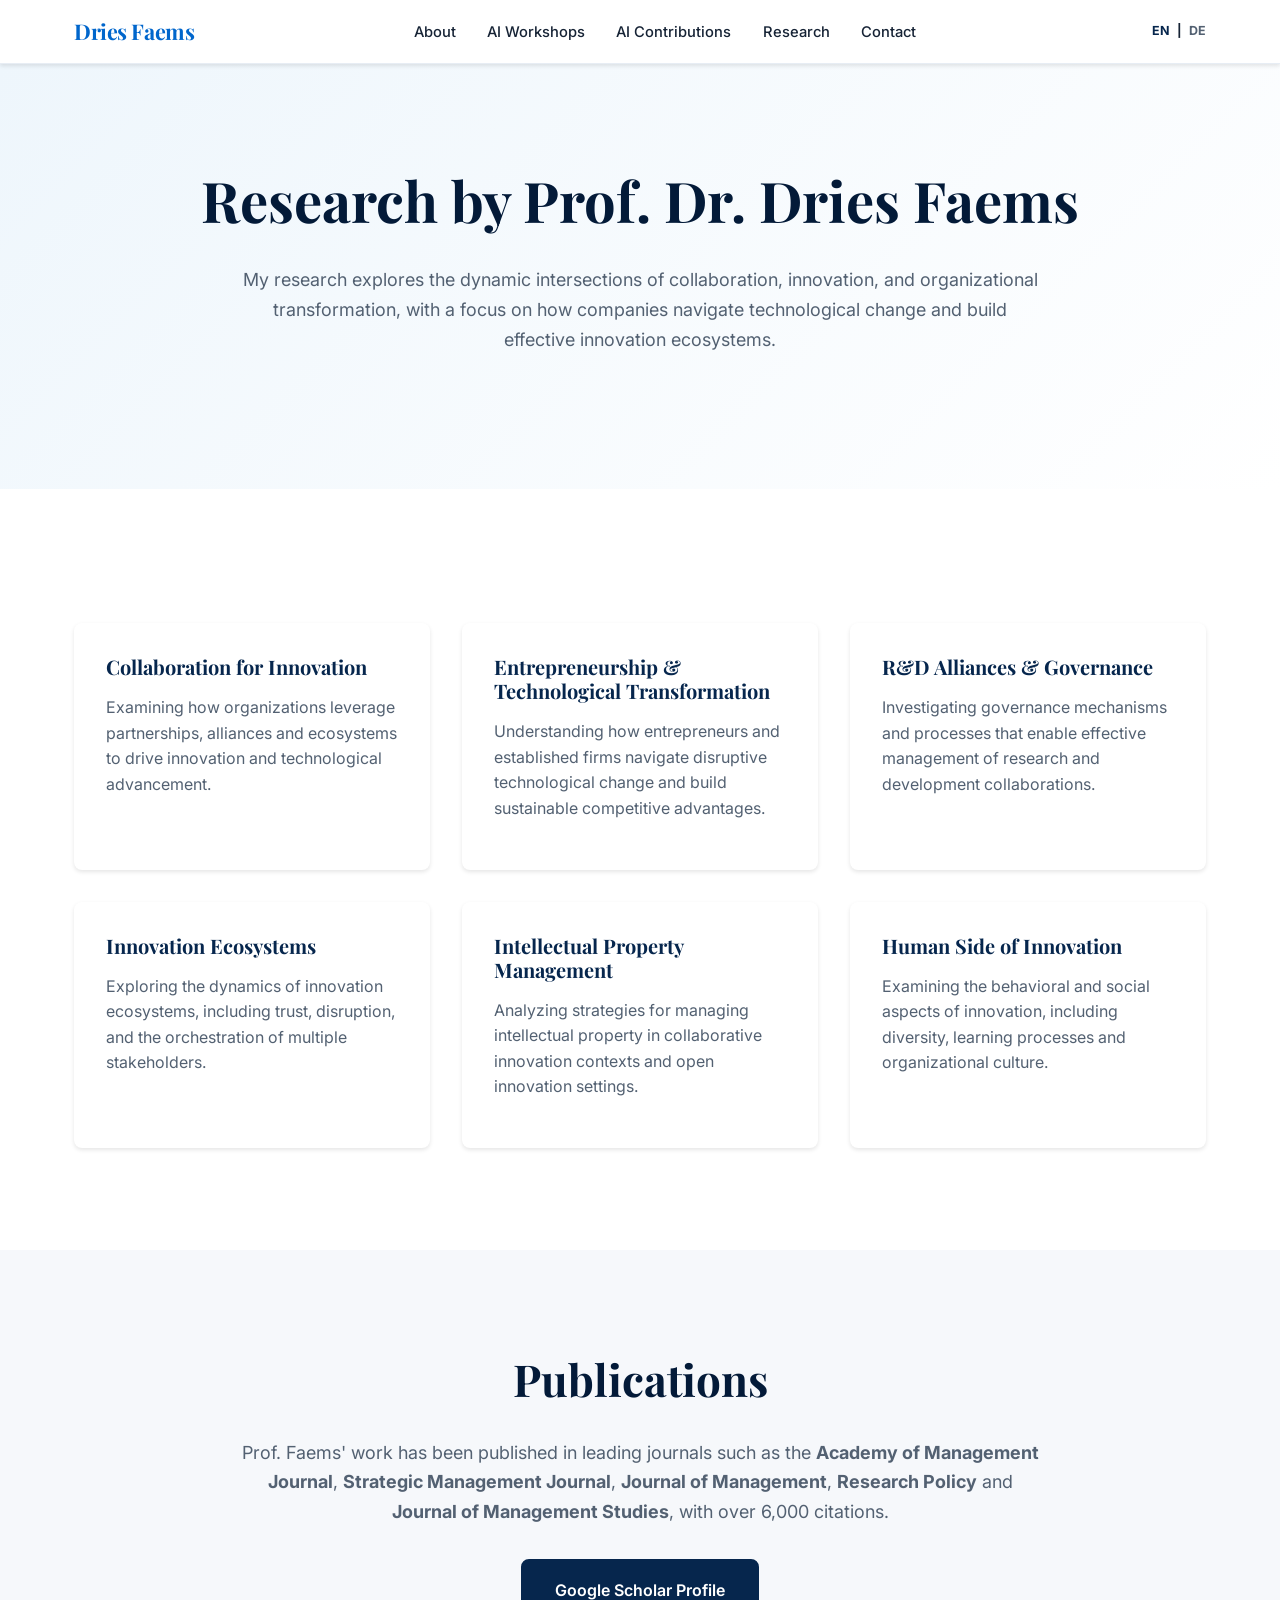
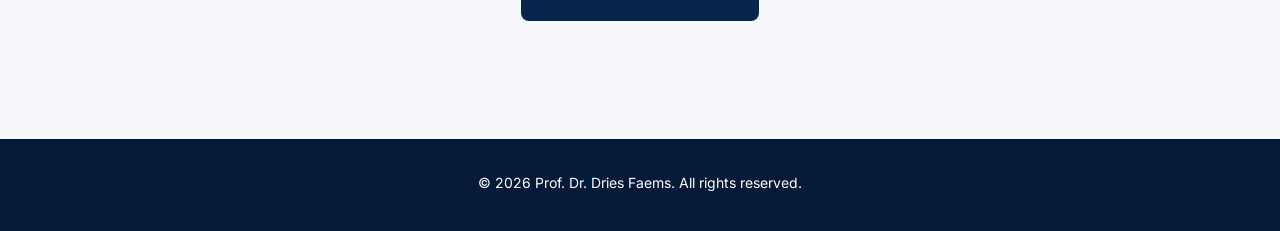
<file: research/index.html>
<!DOCTYPE html>
<html lang="en">
<head>
    <meta charset="UTF-8">
    <meta name="viewport" content="width=device-width, initial-scale=1.0">

    <title data-title-en="Research | Prof. Dr. Dries Faems | Innovation, Entrepreneurship & AI" data-title-de="Forschung | Prof. Dr. Dries Faems | Innovation, Entrepreneurship & KI">Research | Prof. Dr. Dries Faems | Innovation, Entrepreneurship & AI</title>

    <meta name="description"
          content="Research by Prof. Dr. Dries Faems on innovation management, entrepreneurship, technology, collaboration, generative AI and technological transformation.">

    <meta name="author" content="Prof. Dr. Dries Faems">
    <meta name="robots" content="index, follow">

    <link rel="canonical"
          href="https://driesfaems.github.io/website/research/">

    <meta property="og:title" content="Research | Prof. Dr. Dries Faems">
    <meta property="og:description"
          content="Research on innovation, entrepreneurship, technological transformation and generative AI.">
    <meta property="og:type" content="website">
    <meta property="og:url" content="https://driesfaems.github.io/website/research/">
    <meta property="og:image" content="https://driesfaems.github.io/website/images/profile.jpg">

    <script type="application/ld+json">
    {
      "@context": "https://schema.org",
      "@type": "FAQPage",
      "mainEntity": [
        {
          "@type": "Question",
          "name": "What does Dries Faems research?",
          "acceptedAnswer": {
            "@type": "Answer",
            "text": "Prof. Dr. Dries Faems researches innovation management and entrepreneurship, including collaboration for innovation, entrepreneurship and technological transformation, R&D alliances and governance, innovation ecosystems, intellectual property management, and the human side of innovation."
          }
        },
        {
          "@type": "Question",
          "name": "Where has Dries Faems published his research?",
          "acceptedAnswer": {
            "@type": "Answer",
            "text": "His research has been published in leading journals including the Academy of Management Journal, Strategic Management Journal, Journal of Management, Research Policy, and Journal of Management Studies, with over 6,000 citations."
          }
        }
      ]
    }
    </script>

    <!-- Google Fonts -->
    <link rel="preconnect" href="https://fonts.googleapis.com">
    <link rel="preconnect" href="https://fonts.gstatic.com" crossorigin>
    <link href="https://fonts.googleapis.com/css2?family=Inter:wght@400;500;600;700&family=Playfair+Display:wght@600;700&display=swap" rel="stylesheet">

    <link rel="stylesheet" href="../css/styles.css">
</head>
<body>
    <a href="#main-content" class="skip-link">Skip to main content</a>

    <header class="header">
        <nav class="nav" role="navigation" aria-label="Main navigation">
            <div class="nav-container">
                <div class="nav-brand">
                    <a href="../"><span class="nav-name">Dries Faems</span></a>
                </div>
                <ul class="nav-menu">
                    <li><a href="../about/" class="nav-link">
                        <span lang="en" class="lang-en">About</span>
                        <span lang="de" class="lang-de">Über mich</span>
                    </a></li>
                    <li><a href="../genai-workshops/" class="nav-link">
                        <span lang="en" class="lang-en">AI Workshops</span>
                        <span lang="de" class="lang-de">KI-Workshops</span>
                    </a></li>
                    <li><a href="../ai-contributions/" class="nav-link">
                        <span lang="en" class="lang-en">AI Contributions</span>
                        <span lang="de" class="lang-de">KI-Beiträge</span>
                    </a></li>
                    <li><a href="../research/" class="nav-link active">
                        <span lang="en" class="lang-en">Research</span>
                        <span lang="de" class="lang-de">Forschung</span>
                    </a></li>
                    <li><a href="../#contact" class="nav-link">
                        <span lang="en" class="lang-en">Contact</span>
                        <span lang="de" class="lang-de">Kontakt</span>
                    </a></li>
                </ul>
                <div class="language-links" aria-label="Language selection"><a href="../research/" aria-current="page">EN</a><span aria-hidden="true">|</span><a href="../de/research/">DE</a></div>
                <div class="lang-toggle">
                    <button class="lang-btn" data-lang="en" aria-label="Switch to English">EN</button>
                    <span>|</span>
                    <button class="lang-btn" data-lang="de" aria-label="Wechseln zu Deutsch">DE</button>
                </div>
                <button class="nav-toggle" aria-label="Toggle navigation menu" aria-expanded="false">
                    <span class="hamburger"></span>
                </button>
            </div>
        </nav>
    </header>

    <main id="main-content">
        <!-- Page Hero -->
        <section class="hero section section-alt">
            <div class="container">
                <h1 class="section-title">
                    <span lang="en" class="lang-en">Research by Prof. Dr. Dries Faems</span>
                    <span lang="de" class="lang-de">Forschung von Prof. Dr. Dries Faems</span>
                </h1>
                <p class="section-intro">
                    <span lang="en" class="lang-en">My research explores the dynamic intersections of collaboration, innovation, and organizational transformation, with a focus on how companies navigate technological change and build effective innovation ecosystems.</span>
                    <span lang="de" class="lang-de">Meine Forschung untersucht die dynamischen Schnittstellen von Zusammenarbeit, Innovation und organisatorischer Transformation, mit Fokus darauf, wie Unternehmen technologischen Wandel meistern und effektive Innovationsökosysteme aufbauen.</span>
                </p>
            </div>
        </section>

        <!-- Research Topics -->
        <section class="research section">
            <div class="container">
                <div class="research-grid">
                    <div class="research-card">
                        <h3 class="card-title">
                            <span lang="en" class="lang-en">Collaboration for Innovation</span>
                            <span lang="de" class="lang-de">Zusammenarbeit für Innovation</span>
                        </h3>
                        <p class="card-description">
                            <span lang="en" class="lang-en">Examining how organizations leverage partnerships, alliances and ecosystems to drive innovation and technological advancement.</span>
                            <span lang="de" class="lang-de">Untersuchung, wie Organisationen Partnerschaften, Allianzen und Ökosysteme nutzen, um Innovation und technologischen Fortschritt voranzutreiben.</span>
                        </p>
                    </div>
                    <div class="research-card">
                        <h3 class="card-title">
                            <span lang="en" class="lang-en">Entrepreneurship &amp; Technological Transformation</span>
                            <span lang="de" class="lang-de">Entrepreneurship &amp; Technologische Transformation</span>
                        </h3>
                        <p class="card-description">
                            <span lang="en" class="lang-en">Understanding how entrepreneurs and established firms navigate disruptive technological change and build sustainable competitive advantages.</span>
                            <span lang="de" class="lang-de">Verstehen, wie Unternehmer und etablierte Firmen disruptiven technologischen Wandel meistern und nachhaltige Wettbewerbsvorteile aufbauen.</span>
                        </p>
                    </div>
                    <div class="research-card">
                        <h3 class="card-title">
                            <span lang="en" class="lang-en">R&amp;D Alliances &amp; Governance</span>
                            <span lang="de" class="lang-de">F&amp;E-Allianzen &amp; Governance</span>
                        </h3>
                        <p class="card-description">
                            <span lang="en" class="lang-en">Investigating governance mechanisms and processes that enable effective management of research and development collaborations.</span>
                            <span lang="de" class="lang-de">Untersuchung von Governance-Mechanismen und Prozessen, die ein effektives Management von Forschungs- und Entwicklungskooperationen ermöglichen.</span>
                        </p>
                    </div>
                    <div class="research-card">
                        <h3 class="card-title">
                            <span lang="en" class="lang-en">Innovation Ecosystems</span>
                            <span lang="de" class="lang-de">Innovationsökosysteme</span>
                        </h3>
                        <p class="card-description">
                            <span lang="en" class="lang-en">Exploring the dynamics of innovation ecosystems, including trust, disruption, and the orchestration of multiple stakeholders.</span>
                            <span lang="de" class="lang-de">Erforschung der Dynamik von Innovationsökosystemen, einschließlich Vertrauen, Disruption und der Orchestrierung mehrerer Stakeholder.</span>
                        </p>
                    </div>
                    <div class="research-card">
                        <h3 class="card-title">
                            <span lang="en" class="lang-en">Intellectual Property Management</span>
                            <span lang="de" class="lang-de">Geistiges Eigentum Management</span>
                        </h3>
                        <p class="card-description">
                            <span lang="en" class="lang-en">Analyzing strategies for managing intellectual property in collaborative innovation contexts and open innovation settings.</span>
                            <span lang="de" class="lang-de">Analyse von Strategien zur Verwaltung von geistigem Eigentum in kollaborativen Innovationskontexten und Open-Innovation-Umgebungen.</span>
                        </p>
                    </div>
                    <div class="research-card">
                        <h3 class="card-title">
                            <span lang="en" class="lang-en">Human Side of Innovation</span>
                            <span lang="de" class="lang-de">Menschliche Seite der Innovation</span>
                        </h3>
                        <p class="card-description">
                            <span lang="en" class="lang-en">Examining the behavioral and social aspects of innovation, including diversity, learning processes and organizational culture.</span>
                            <span lang="de" class="lang-de">Untersuchung der verhaltensbezogenen und sozialen Aspekte von Innovation, einschließlich Diversität, Lernprozesse und Organisationskultur.</span>
                        </p>
                    </div>
                </div>
            </div>
        </section>

        <!-- Publications CTA -->
        <section class="publications section section-alt">
            <div class="container">
                <h2 class="section-title">
                    <span lang="en" class="lang-en">Publications</span>
                    <span lang="de" class="lang-de">Publikationen</span>
                </h2>
                <p class="section-intro">
                    <span lang="en" class="lang-en">Prof. Faems' work has been published in leading journals such as the <strong>Academy of Management Journal</strong>, <strong>Strategic Management Journal</strong>, <strong>Journal of Management</strong>, <strong>Research Policy</strong> and <strong>Journal of Management Studies</strong>, with over 6,000 citations.</span>
                    <span lang="de" class="lang-de">Die Arbeiten von Prof. Faems wurden in führenden Zeitschriften wie <strong>Academy of Management Journal</strong>, <strong>Strategic Management Journal</strong>, <strong>Journal of Management</strong>, <strong>Research Policy</strong> und <strong>Journal of Management Studies</strong> veröffentlicht, mit über 6.000 Zitierungen.</span>
                </p>
                <p style="text-align:center;">
                    <a href="https://scholar.google.com/citations?hl=en&user=xjR3J4gAAAAJ" target="_blank" rel="noopener noreferrer" class="btn btn-primary">
                        <span lang="en" class="lang-en">Google Scholar Profile</span>
                        <span lang="de" class="lang-de">Google Scholar Profil</span>
                    </a>
                </p>
            </div>
        </section>
    </main>

    <footer class="footer">
        <div class="container">
            <p class="footer-text">
                <span lang="en" class="lang-en">&copy; 2026 Prof. Dr. Dries Faems. All rights reserved.</span>
                <span lang="de" class="lang-de">&copy; 2026 Prof. Dr. Dries Faems. Alle Rechte vorbehalten.</span>
            </p>
        </div>
    </footer>

    <script src="../js/main.js"></script>
</body>
</html>
</file>
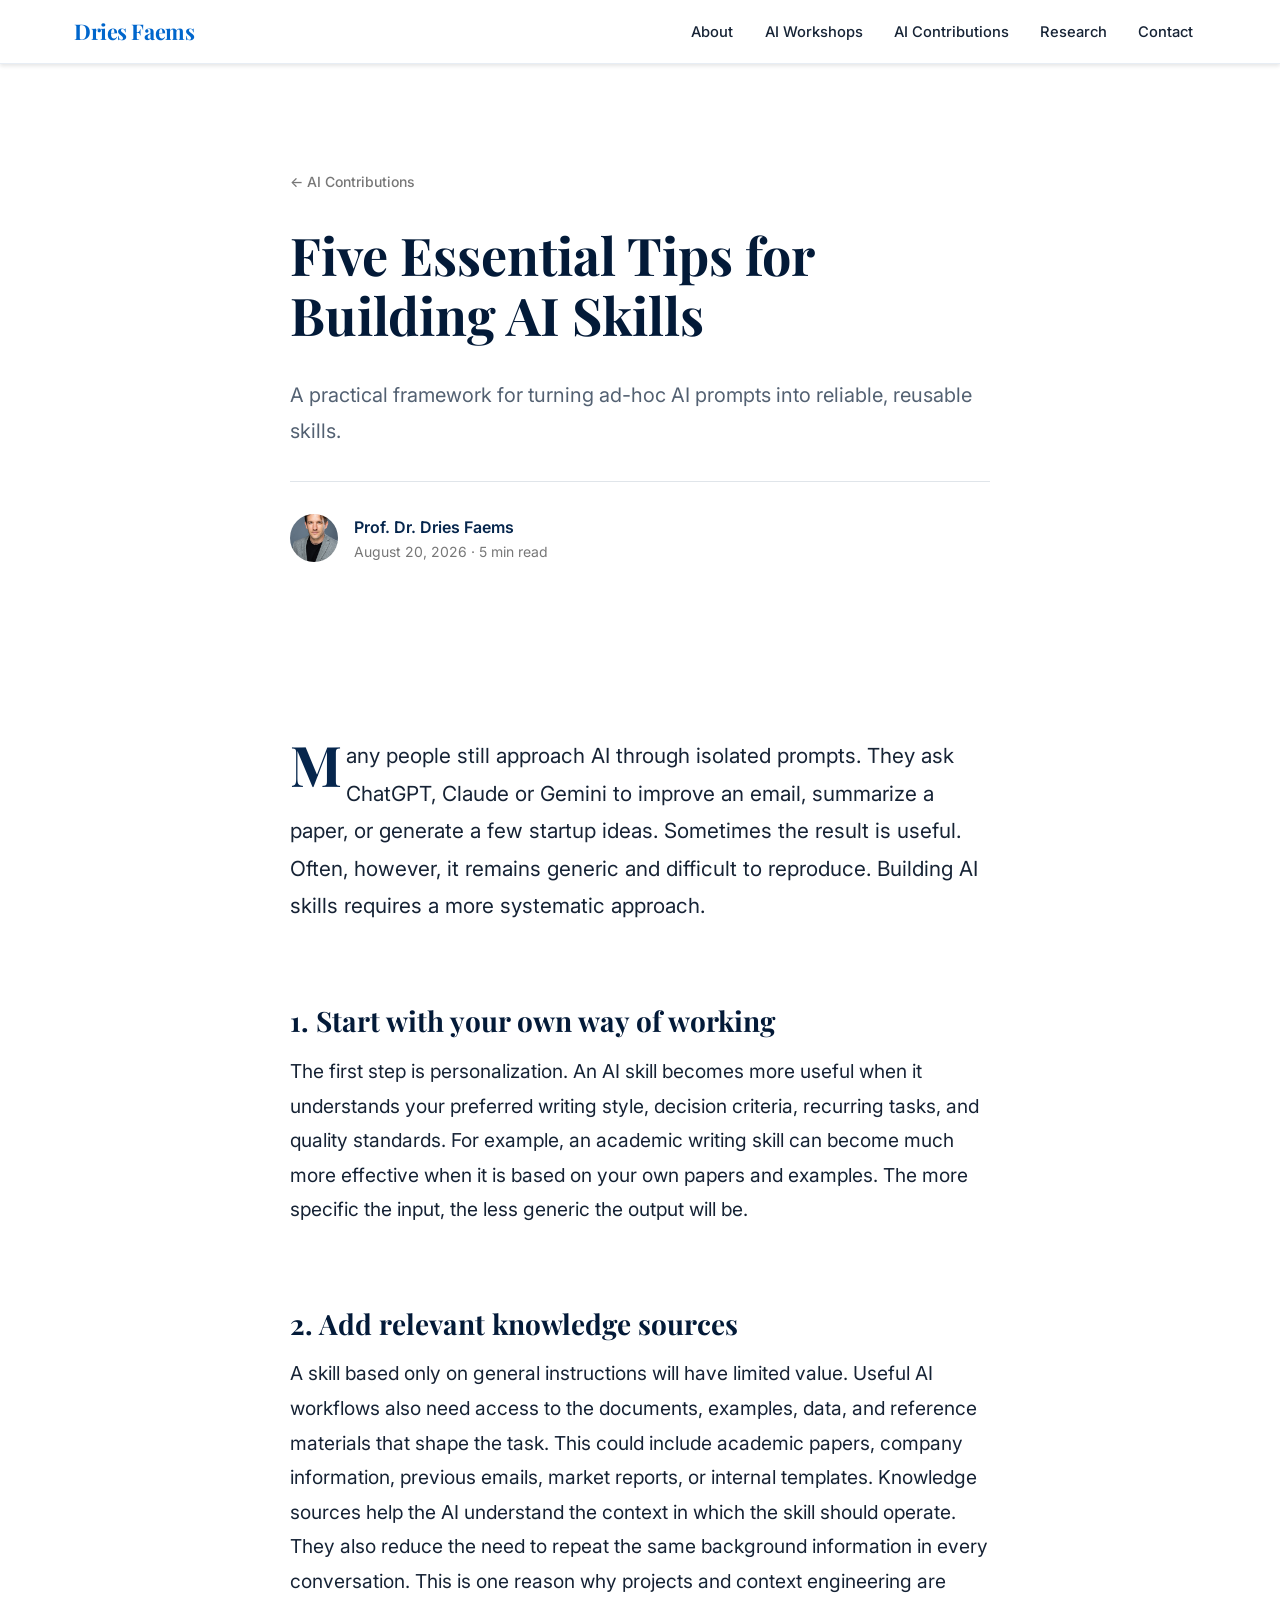
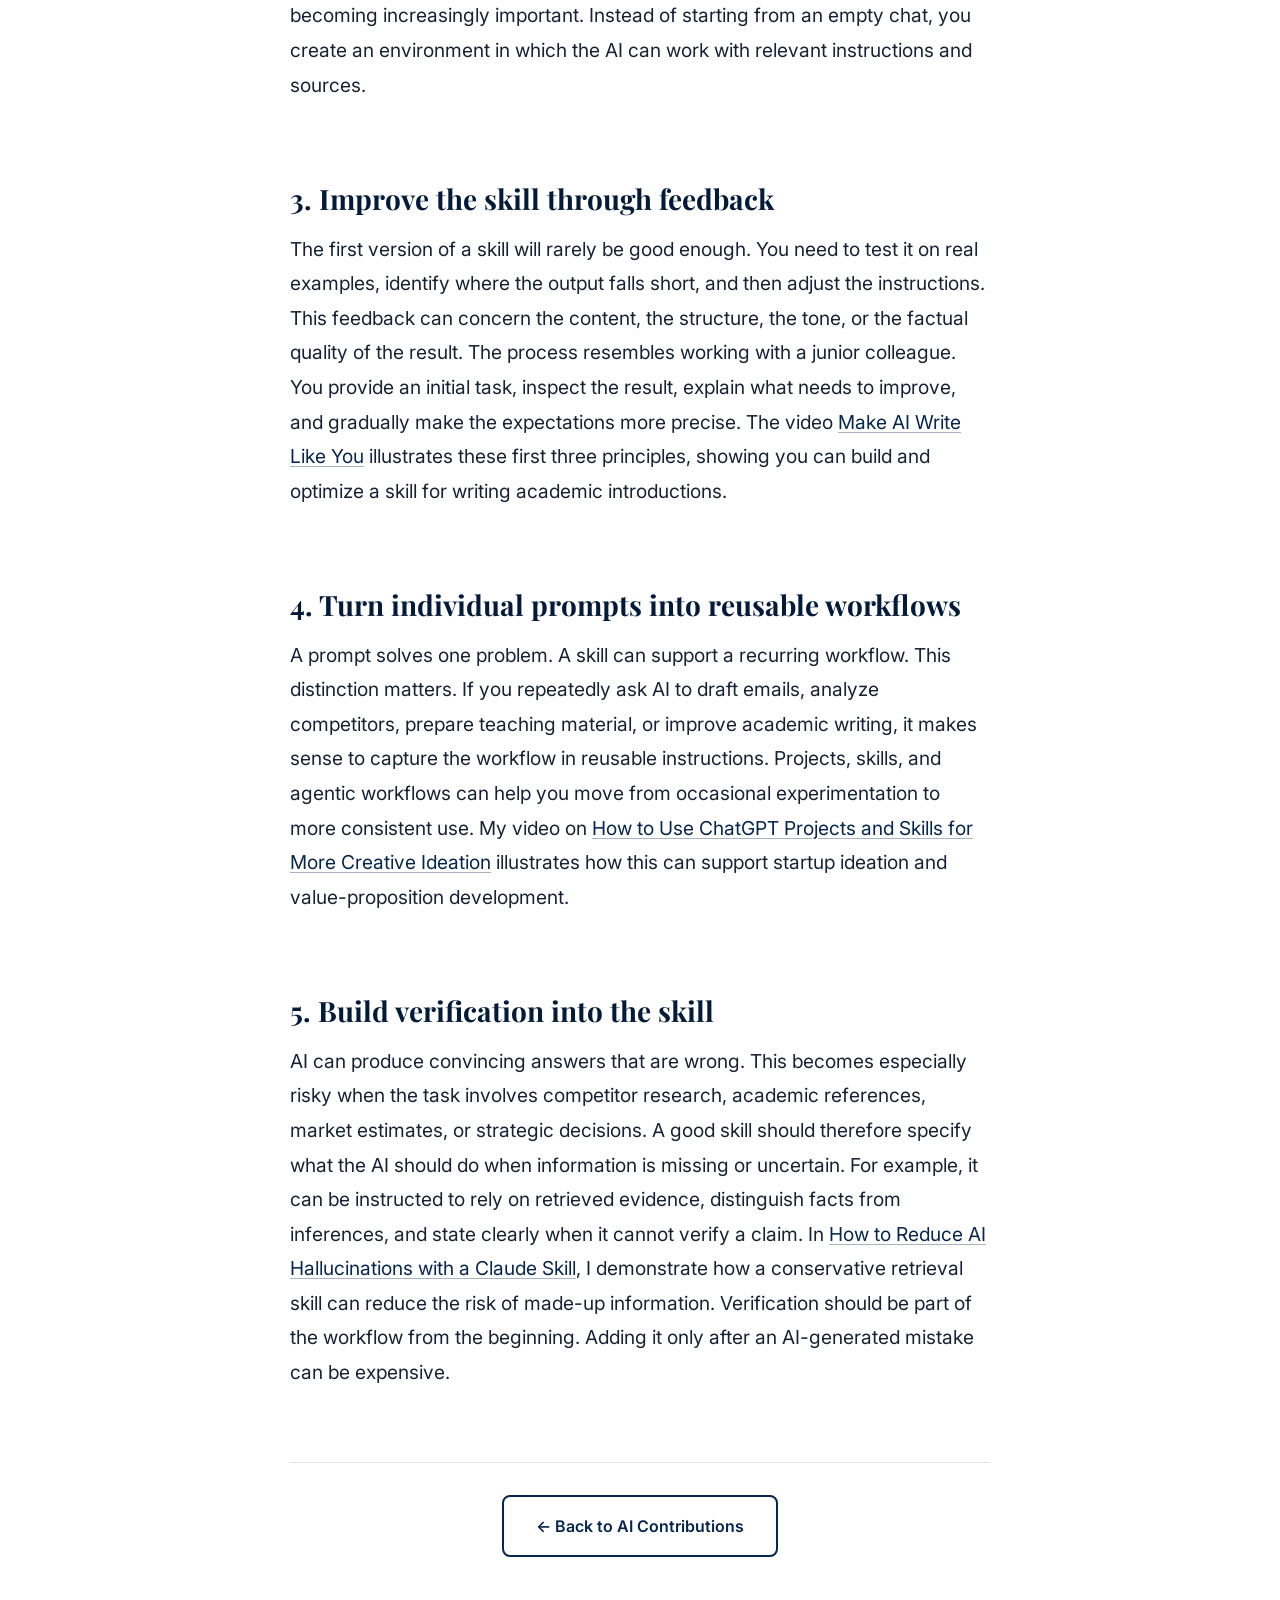
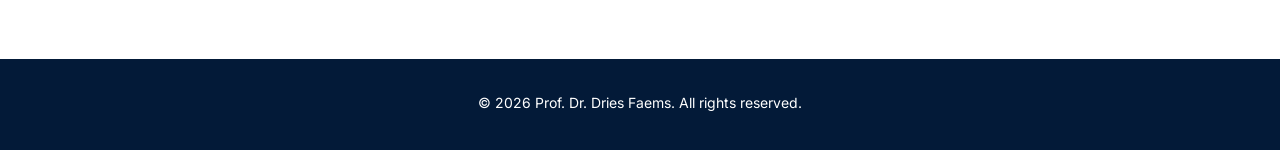
<file: ai-contributions/five-tips-for-building-ai-skills/index.html>
<!DOCTYPE html>
<html lang="en">
<head>
    <meta charset="UTF-8">
    <meta name="viewport" content="width=device-width, initial-scale=1.0">

    <title data-title-en="Five Essential Tips for Building AI Skills | Prof. Dr. Dries Faems" data-title-de="Fünf wesentliche Tipps für den Aufbau von KI-Skills | Prof. Dr. Dries Faems">Five Essential Tips for Building AI Skills | Prof. Dr. Dries Faems</title>

    <meta name="description"
          content="Five practical tips for building effective AI skills: personalization, knowledge sources, feedback loops, reusable workflows, and built-in verification.">

    <meta name="author" content="Prof. Dr. Dries Faems">
    <meta name="robots" content="index, follow">

    <link rel="canonical"
          href="https://driesfaems.github.io/website/ai-contributions/five-tips-for-building-ai-skills/">

    <meta property="og:title" content="Five Essential Tips for Building AI Skills">
    <meta property="og:description"
          content="Practical tips for building effective, reusable AI skills instead of relying on isolated prompts.">
    <meta property="og:type" content="article">
    <meta property="og:url" content="https://driesfaems.github.io/website/ai-contributions/five-tips-for-building-ai-skills/">
    <meta property="og:image" content="https://driesfaems.github.io/website/images/profile.jpg">

    <script type="application/ld+json">
    {
      "@context": "https://schema.org",
      "@type": "Article",
      "headline": "Five Essential Tips for Building AI Skills",
      "description": "Five practical tips for building effective AI skills: personalization, knowledge sources, feedback loops, reusable workflows, and built-in verification.",
      "author": { "@type": "Person", "name": "Prof. Dr. Dries Faems", "url": "https://driesfaems.github.io/website/about/" },
      "datePublished": "2026-08-20",
      "url": "https://driesfaems.github.io/website/ai-contributions/five-tips-for-building-ai-skills/",
      "image": "https://driesfaems.github.io/website/images/profile.jpg"
    }
    </script>

    <!-- Google Fonts -->
    <link rel="preconnect" href="https://fonts.googleapis.com">
    <link rel="preconnect" href="https://fonts.gstatic.com" crossorigin>
    <link href="https://fonts.googleapis.com/css2?family=Inter:wght@400;500;600;700&family=Playfair+Display:wght@600;700&display=swap" rel="stylesheet">

    <link rel="stylesheet" href="../../css/styles.css">
</head>
<body>
    <a href="#main-content" class="skip-link">Skip to main content</a>

    <header class="header">
        <nav class="nav" role="navigation" aria-label="Main navigation">
            <div class="nav-container">
                <div class="nav-brand">
                    <a href="../../"><span class="nav-name">Dries Faems</span></a>
                </div>
                <ul class="nav-menu">
                    <li><a href="../../about/" class="nav-link">
                        <span lang="en" class="lang-en">About</span>
                        <span lang="de" class="lang-de">Über mich</span>
                    </a></li>
                    <li><a href="../../genai-workshops/" class="nav-link">
                        <span lang="en" class="lang-en">AI Workshops</span>
                        <span lang="de" class="lang-de">KI-Workshops</span>
                    </a></li>
                    <li><a href="../../ai-contributions/" class="nav-link active">
                        <span lang="en" class="lang-en">AI Contributions</span>
                        <span lang="de" class="lang-de">KI-Beiträge</span>
                    </a></li>
                    <li><a href="../../research/" class="nav-link">
                        <span lang="en" class="lang-en">Research</span>
                        <span lang="de" class="lang-de">Forschung</span>
                    </a></li>
                    <li><a href="../../#contact" class="nav-link">
                        <span lang="en" class="lang-en">Contact</span>
                        <span lang="de" class="lang-de">Kontakt</span>
                    </a></li>
                </ul>
                <div class="lang-toggle">
                    <button class="lang-btn" data-lang="en" aria-label="Switch to English">EN</button>
                    <span>|</span>
                    <button class="lang-btn" data-lang="de" aria-label="Wechseln zu Deutsch">DE</button>
                </div>
                <button class="nav-toggle" aria-label="Toggle navigation menu" aria-expanded="false">
                    <span class="hamburger"></span>
                </button>
            </div>
        </nav>
    </header>

    <main id="main-content">
        <!-- Article Header -->
        <header class="article-header">
            <div class="container">
                <div class="article-header-inner">
                    <a href="../" class="article-back-link">
                        <span lang="en" class="lang-en">&larr; AI Contributions</span>
                        <span lang="de" class="lang-de">&larr; KI-Beiträge</span>
                    </a>

                    <h1 class="article-title">
                        <span lang="en" class="lang-en">Five Essential Tips for Building AI Skills</span>
                        <span lang="de" class="lang-de">Fünf wesentliche Tipps für den Aufbau von KI-Skills</span>
                    </h1>

                    <p class="article-standfirst">
                        <span lang="en" class="lang-en">A practical framework for turning ad-hoc AI prompts into reliable, reusable skills.</span>
                        <span lang="de" class="lang-de">Ein praktischer Rahmen, um aus Ad-hoc-KI-Prompts verlässliche, wiederverwendbare Skills zu machen.</span>
                    </p>

                    <div class="article-byline">
                        <img src="../../images/profile.jpg" alt="Prof. Dr. Dries Faems" class="article-byline-avatar">
                        <div>
                            <span class="article-byline-name">Prof. Dr. Dries Faems</span>
                            <span class="article-byline-meta">
                                <span lang="en" class="lang-en">August 20, 2026 &middot; 5 min read</span>
                                <span lang="de" class="lang-de">20. August 2026 &middot; 5 Min. Lesezeit</span>
                            </span>
                        </div>
                    </div>
                </div>
            </div>
        </header>

        <!-- Article -->
        <section class="section">
            <div class="container">
                <div class="article-body">
                    <p>
                        <span lang="en" class="lang-en">Many people still approach AI through isolated prompts. They ask ChatGPT, Claude or Gemini to improve an email, summarize a paper, or generate a few startup ideas. Sometimes the result is useful. Often, however, it remains generic and difficult to reproduce. Building AI skills requires a more systematic approach.</span>
                        <span lang="de" class="lang-de">Viele Menschen n&auml;hern sich KI immer noch &uuml;ber isolierte Prompts. Sie bitten ChatGPT, Claude oder Gemini, eine E-Mail zu verbessern, ein Paper zusammenzufassen oder ein paar Startup-Ideen zu generieren. Manchmal ist das Ergebnis n&uuml;tzlich. Oft bleibt es jedoch generisch und schwer reproduzierbar. Der Aufbau von KI-F&auml;higkeiten erfordert einen systematischeren Ansatz.</span>
                    </p>

                    <h2>
                        <span lang="en" class="lang-en">1. Start with your own way of working</span>
                        <span lang="de" class="lang-de">1. Beginnen Sie mit Ihrer eigenen Arbeitsweise</span>
                    </h2>
                    <p>
                        <span lang="en" class="lang-en">The first step is personalization. An AI skill becomes more useful when it understands your preferred writing style, decision criteria, recurring tasks, and quality standards. For example, an academic writing skill can become much more effective when it is based on your own papers and examples. The more specific the input, the less generic the output will be.</span>
                        <span lang="de" class="lang-de">Der erste Schritt ist die Personalisierung. Ein KI-Skill wird n&uuml;tzlicher, wenn er Ihren bevorzugten Schreibstil, Ihre Entscheidungskriterien, wiederkehrenden Aufgaben und Qualit&auml;tsstandards versteht. Ein akademischer Schreib-Skill kann beispielsweise deutlich effektiver werden, wenn er auf Ihren eigenen Papers und Beispielen basiert. Je spezifischer der Input, desto weniger generisch wird der Output.</span>
                    </p>

                    <h2>
                        <span lang="en" class="lang-en">2. Add relevant knowledge sources</span>
                        <span lang="de" class="lang-de">2. Relevante Wissensquellen hinzuf&uuml;gen</span>
                    </h2>
                    <p>
                        <span lang="en" class="lang-en">A skill based only on general instructions will have limited value. Useful AI workflows also need access to the documents, examples, data, and reference materials that shape the task. This could include academic papers, company information, previous emails, market reports, or internal templates. Knowledge sources help the AI understand the context in which the skill should operate. They also reduce the need to repeat the same background information in every conversation. This is one reason why projects and context engineering are becoming increasingly important. Instead of starting from an empty chat, you create an environment in which the AI can work with relevant instructions and sources.</span>
                        <span lang="de" class="lang-de">Ein Skill, der nur auf allgemeinen Anweisungen basiert, hat begrenzten Wert. N&uuml;tzliche KI-Workflows ben&ouml;tigen auch Zugriff auf die Dokumente, Beispiele, Daten und Referenzmaterialien, die die Aufgabe pr&auml;gen. Dazu k&ouml;nnen akademische Papers, Unternehmensinformationen, fr&uuml;here E-Mails, Marktberichte oder interne Vorlagen geh&ouml;ren. Wissensquellen helfen der KI, den Kontext zu verstehen, in dem der Skill arbeiten soll. Sie verringern zudem die Notwendigkeit, dieselben Hintergrundinformationen in jedem Gespr&auml;ch zu wiederholen. Dies ist einer der Gr&uuml;nde, warum Projekte und Context Engineering zunehmend wichtiger werden. Anstatt bei einem leeren Chat zu beginnen, schaffen Sie eine Umgebung, in der die KI mit relevanten Anweisungen und Quellen arbeiten kann.</span>
                    </p>

                    <h2>
                        <span lang="en" class="lang-en">3. Improve the skill through feedback</span>
                        <span lang="de" class="lang-de">3. Den Skill durch Feedback verbessern</span>
                    </h2>
                    <p>
                        <span lang="en" class="lang-en">The first version of a skill will rarely be good enough. You need to test it on real examples, identify where the output falls short, and then adjust the instructions. This feedback can concern the content, the structure, the tone, or the factual quality of the result. The process resembles working with a junior colleague. You provide an initial task, inspect the result, explain what needs to improve, and gradually make the expectations more precise. The video <a href="https://youtu.be/PRd-HYJb3yM" target="_blank" rel="noopener noreferrer">Make AI Write Like You</a> illustrates these first three principles, showing you can build and optimize a skill for writing academic introductions.</span>
                        <span lang="de" class="lang-de">Die erste Version eines Skills wird selten gut genug sein. Sie m&uuml;ssen ihn an echten Beispielen testen, erkennen, wo der Output zu kurz greift, und die Anweisungen entsprechend anpassen. Dieses Feedback kann den Inhalt, die Struktur, den Ton oder die sachliche Qualit&auml;t des Ergebnisses betreffen. Der Prozess &auml;hnelt der Zusammenarbeit mit einem jungen Kollegen. Sie geben eine erste Aufgabe, pr&uuml;fen das Ergebnis, erkl&auml;ren, was verbessert werden muss, und pr&auml;zisieren die Erwartungen schrittweise. Das Video <a href="https://youtu.be/PRd-HYJb3yM" target="_blank" rel="noopener noreferrer">Make AI Write Like You</a> veranschaulicht diese ersten drei Prinzipien und zeigt, wie Sie einen Skill zum Verfassen akademischer Einleitungen aufbauen und optimieren k&ouml;nnen.</span>
                    </p>

                    <h2>
                        <span lang="en" class="lang-en">4. Turn individual prompts into reusable workflows</span>
                        <span lang="de" class="lang-de">4. Einzelne Prompts in wiederverwendbare Workflows verwandeln</span>
                    </h2>
                    <p>
                        <span lang="en" class="lang-en">A prompt solves one problem. A skill can support a recurring workflow. This distinction matters. If you repeatedly ask AI to draft emails, analyze competitors, prepare teaching material, or improve academic writing, it makes sense to capture the workflow in reusable instructions. Projects, skills, and agentic workflows can help you move from occasional experimentation to more consistent use. My video on <a href="https://www.youtube.com/results?search_query=How+to+Use+ChatGPT+Projects+and+Skills+for+More+Creative+Ideation" target="_blank" rel="noopener noreferrer">How to Use ChatGPT Projects and Skills for More Creative Ideation</a> illustrates how this can support startup ideation and value-proposition development.</span>
                        <span lang="de" class="lang-de">Ein Prompt l&ouml;st ein Problem. Ein Skill kann einen wiederkehrenden Workflow unterst&uuml;tzen. Dieser Unterschied ist wichtig. Wenn Sie wiederholt KI bitten, E-Mails zu entwerfen, Wettbewerber zu analysieren, Lehrmaterial vorzubereiten oder akademisches Schreiben zu verbessern, ist es sinnvoll, den Workflow in wiederverwendbaren Anweisungen festzuhalten. Projekte, Skills und agentische Workflows k&ouml;nnen Ihnen helfen, von gelegentlichem Experimentieren zu konsistenterer Nutzung &uuml;berzugehen. Mein Video zu <a href="https://www.youtube.com/results?search_query=How+to+Use+ChatGPT+Projects+and+Skills+for+More+Creative+Ideation" target="_blank" rel="noopener noreferrer">How to Use ChatGPT Projects and Skills for More Creative Ideation</a> zeigt, wie dies Startup-Ideenfindung und die Entwicklung von Wertversprechen unterst&uuml;tzen kann.</span>
                    </p>

                    <h2>
                        <span lang="en" class="lang-en">5. Build verification into the skill</span>
                        <span lang="de" class="lang-de">5. Verifikation in den Skill einbauen</span>
                    </h2>
                    <p>
                        <span lang="en" class="lang-en">AI can produce convincing answers that are wrong. This becomes especially risky when the task involves competitor research, academic references, market estimates, or strategic decisions. A good skill should therefore specify what the AI should do when information is missing or uncertain. For example, it can be instructed to rely on retrieved evidence, distinguish facts from inferences, and state clearly when it cannot verify a claim. In <a href="https://www.youtube.com/watch?v=gfveGc-yxa8" target="_blank" rel="noopener noreferrer">How to Reduce AI Hallucinations with a Claude Skill</a>, I demonstrate how a conservative retrieval skill can reduce the risk of made-up information. Verification should be part of the workflow from the beginning. Adding it only after an AI-generated mistake can be expensive.</span>
                        <span lang="de" class="lang-de">KI kann &uuml;berzeugende Antworten liefern, die falsch sind. Das wird besonders riskant, wenn es um Wettbewerbsrecherche, akademische Referenzen, Marktsch&auml;tzungen oder strategische Entscheidungen geht. Ein guter Skill sollte daher festlegen, was die KI tun soll, wenn Informationen fehlen oder unsicher sind. Sie kann beispielsweise angewiesen werden, sich auf recherchierte Belege zu st&uuml;tzen, Fakten von Schlussfolgerungen zu unterscheiden und klar anzugeben, wenn sie eine Aussage nicht verifizieren kann. In <a href="https://www.youtube.com/watch?v=gfveGc-yxa8" target="_blank" rel="noopener noreferrer">How to Reduce AI Hallucinations with a Claude Skill</a> zeige ich, wie ein konservativer Retrieval-Skill das Risiko erfundener Informationen verringern kann. Verifikation sollte von Anfang an Teil des Workflows sein. Sie erst nach einem KI-generierten Fehler hinzuzuf&uuml;gen, kann teuer werden.</span>
                    </p>
                </div>

                <div class="article-footer-cta">
                    <a href="../" class="btn btn-secondary">
                        <span lang="en" class="lang-en">&larr; Back to AI Contributions</span>
                        <span lang="de" class="lang-de">&larr; Zur&uuml;ck zu KI-Beitr&auml;ge</span>
                    </a>
                </div>
            </div>
        </section>
    </main>

    <footer class="footer">
        <div class="container">
            <p class="footer-text">
                <span lang="en" class="lang-en">&copy; 2026 Prof. Dr. Dries Faems. All rights reserved.</span>
                <span lang="de" class="lang-de">&copy; 2026 Prof. Dr. Dries Faems. Alle Rechte vorbehalten.</span>
            </p>
        </div>
    </footer>

    <script src="../../js/main.js"></script>
</body>
</html>
</file>
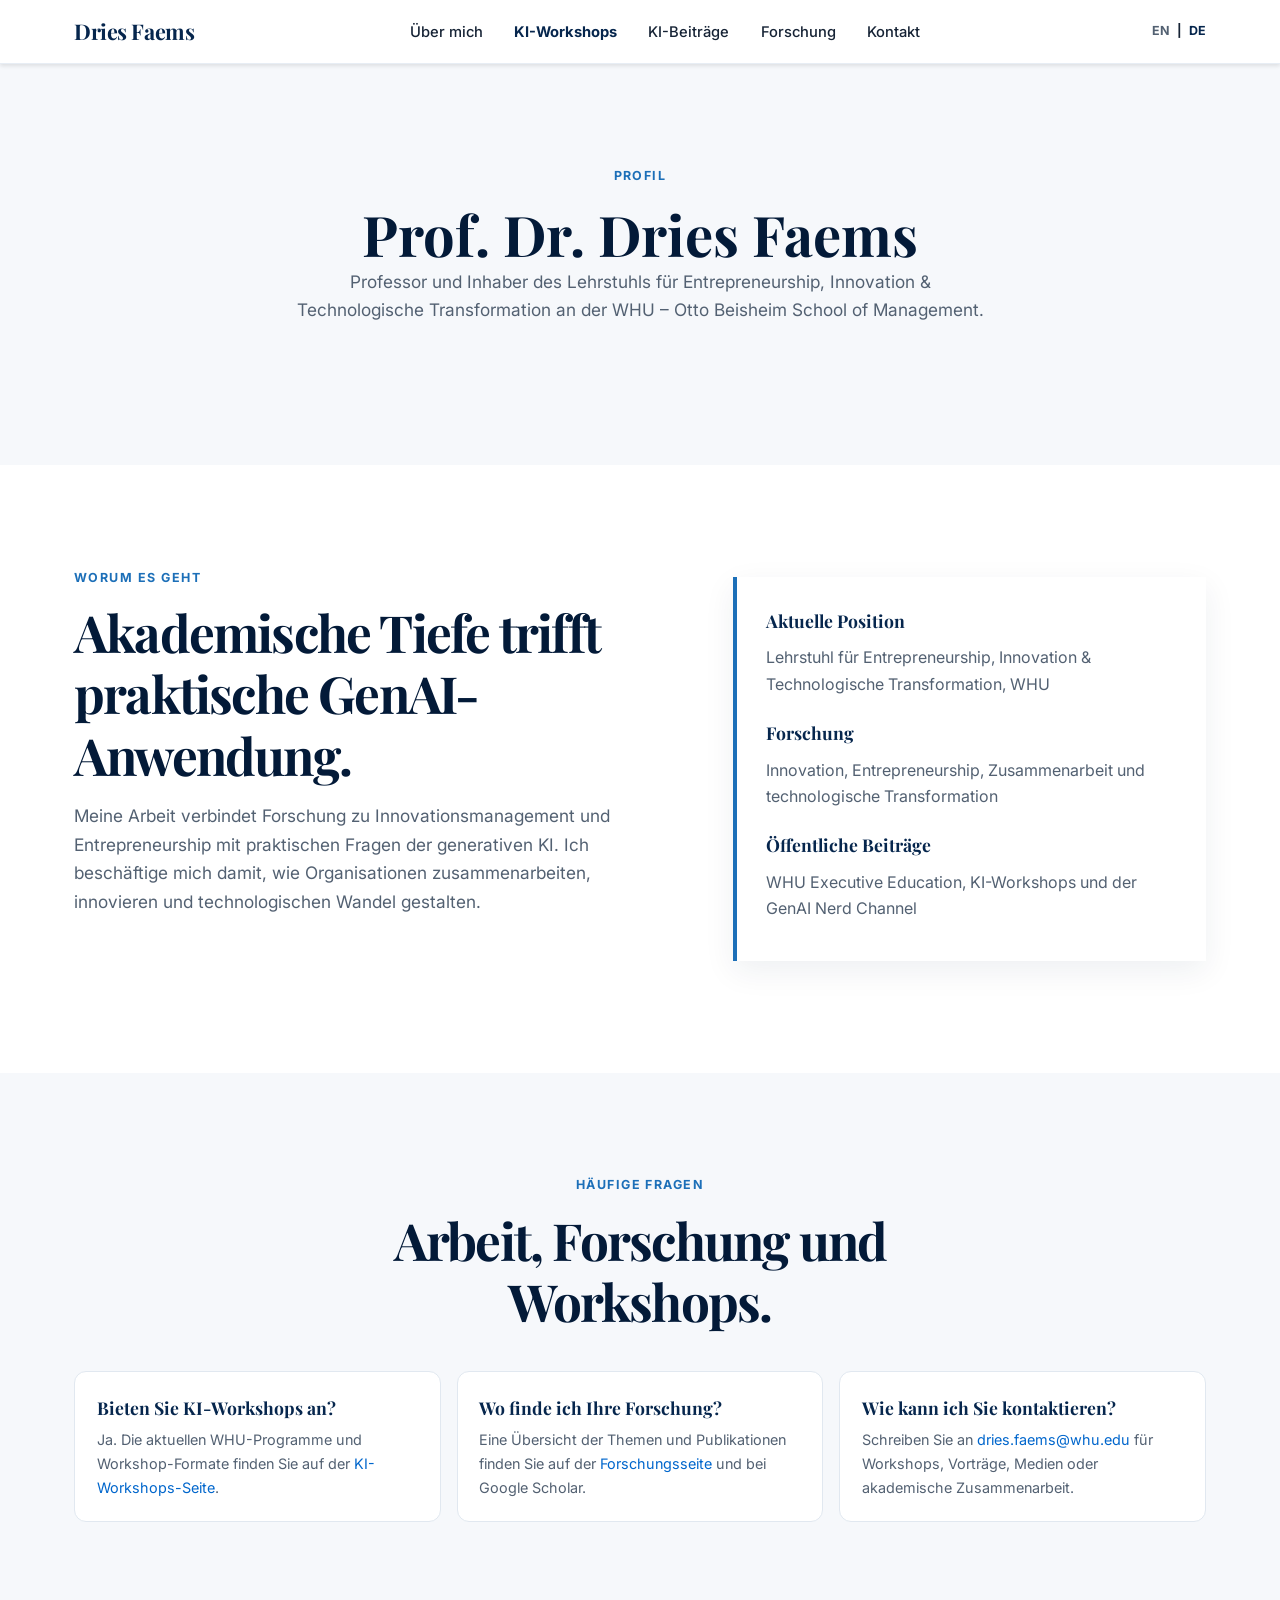
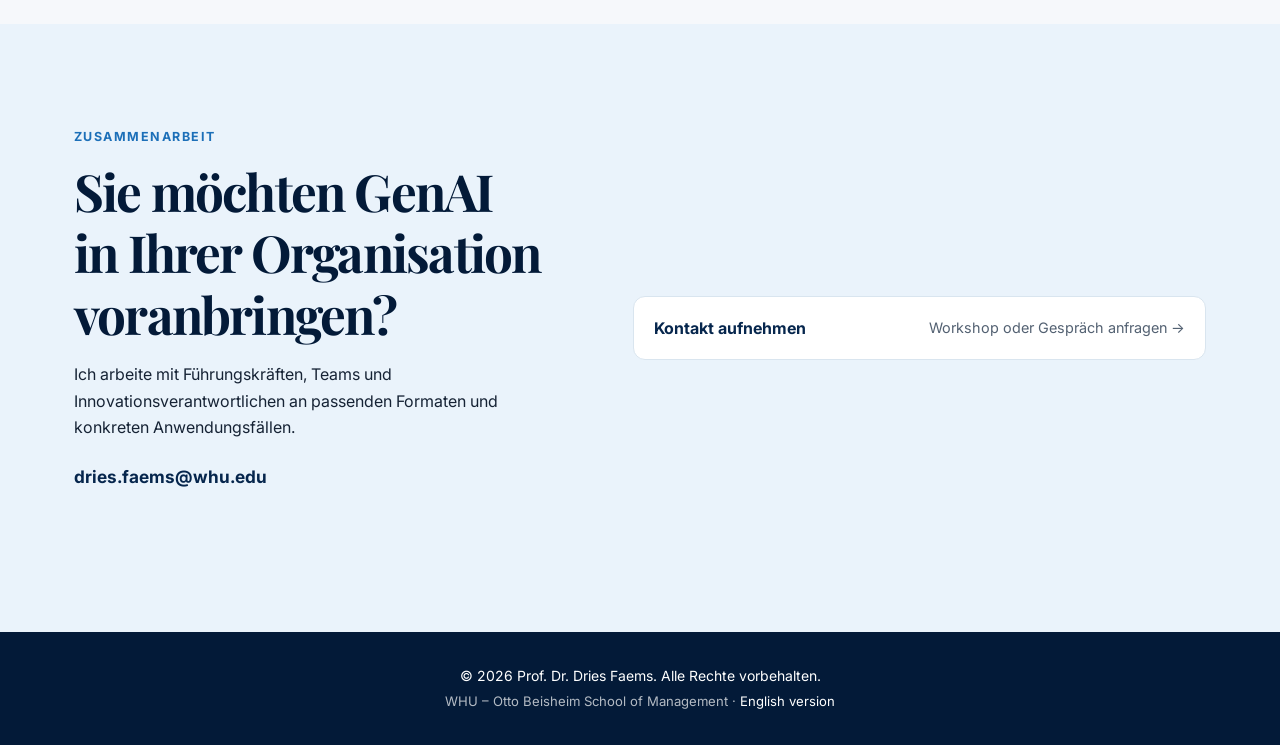
<file: de/about/index.html>
<!DOCTYPE html>
<html lang="de">
<head><meta charset="UTF-8"><meta name="viewport" content="width=device-width, initial-scale=1.0"><title>&Uuml;ber Prof. Dr. Dries Faems | WHU Professor & GenAI-Experte</title><meta name="description" content="Profil von Prof. Dr. Dries Faems, Inhaber des Lehrstuhls f&uuml;r Entrepreneurship, Innovation & Technologische Transformation an der WHU."><link rel="canonical" href="https://driesfaems.github.io/website/de/about/"><link rel="stylesheet" href="../../css/styles.css"><link rel="preconnect" href="https://fonts.googleapis.com"><link rel="preconnect" href="https://fonts.gstatic.com" crossorigin><link href="https://fonts.googleapis.com/css2?family=Inter:wght@400;500;600;700&family=Playfair+Display:wght@600;700&display=swap" rel="stylesheet"></head>
<body><a href="#main-content" class="skip-link">Zum Inhalt springen</a><header class="header"><nav class="nav" aria-label="Hauptnavigation"><div class="nav-container"><a href="../" class="nav-brand">Dries Faems</a><button class="nav-toggle" aria-label="Navigation &ouml;ffnen" aria-expanded="false"><span class="hamburger"></span></button><ul class="nav-menu"><li><a href="./" class="nav-link">&Uuml;ber mich</a></li><li><a href="../genai-workshops/" class="nav-link nav-link-primary">KI-Workshops</a></li><li><a href="../ai-contributions/" class="nav-link">KI-Beitr&auml;ge</a></li><li><a href="../research/" class="nav-link">Forschung</a></li><li><a href="../#contact" class="nav-link">Kontakt</a></li></ul><div class="language-links"><a href="../../about/">EN</a><span>|</span><a href="./" aria-current="page">DE</a></div></div></nav></header>
<main id="main-content"><section class="section section-alt page-hero"><div class="container section-heading"><p class="eyebrow">Profil</p><h1>Prof. Dr. Dries Faems</h1><p>Professor und Inhaber des Lehrstuhls f&uuml;r Entrepreneurship, Innovation & Technologische Transformation an der WHU &ndash; Otto Beisheim School of Management.</p></div></section><section class="section"><div class="container two-column-section"><div class="section-heading left"><p class="eyebrow">Worum es geht</p><h2>Akademische Tiefe trifft praktische GenAI-Anwendung.</h2><p>Meine Arbeit verbindet Forschung zu Innovationsmanagement und Entrepreneurship mit praktischen Fragen der generativen KI. Ich besch&auml;ftige mich damit, wie Organisationen zusammenarbeiten, innovieren und technologischen Wandel gestalten.</p></div><div class="academic-facts"><strong>Aktuelle Position</strong><span>Lehrstuhl f&uuml;r Entrepreneurship, Innovation & Technologische Transformation, WHU</span><strong>Forschung</strong><span>Innovation, Entrepreneurship, Zusammenarbeit und technologische Transformation</span><strong>&Ouml;ffentliche Beitr&auml;ge</strong><span>WHU Executive Education, KI-Workshops und der GenAI Nerd Channel</span></div></div></section><section class="section section-alt"><div class="container"><div class="section-heading"><p class="eyebrow">H&auml;ufige Fragen</p><h2>Arbeit, Forschung und Workshops.</h2></div><div class="topic-grid"><article><strong>Bieten Sie KI-Workshops an?</strong><span>Ja. Die aktuellen WHU-Programme und Workshop-Formate finden Sie auf der <a href="../genai-workshops/">KI-Workshops-Seite</a>.</span></article><article><strong>Wo finde ich Ihre Forschung?</strong><span>Eine &Uuml;bersicht der Themen und Publikationen finden Sie auf der <a href="../research/">Forschungsseite</a> und bei Google Scholar.</span></article><article><strong>Wie kann ich Sie kontaktieren?</strong><span>Schreiben Sie an <a href="mailto:dries.faems@whu.edu">dries.faems@whu.edu</a> f&uuml;r Workshops, Vortr&auml;ge, Medien oder akademische Zusammenarbeit.</span></article></div></div></section><section class="section contact-modern"><div class="container contact-panel"><div class="section-heading left"><p class="eyebrow">Zusammenarbeit</p><h2>Sie m&ouml;chten GenAI in Ihrer Organisation voranbringen?</h2><p>Ich arbeite mit F&uuml;hrungskr&auml;ften, Teams und Innovationsverantwortlichen an passenden Formaten und konkreten Anwendungsf&auml;llen.</p><a href="mailto:dries.faems@whu.edu" class="contact-email">dries.faems@whu.edu</a></div><div class="contact-options"><a href="../#contact"><strong>Kontakt aufnehmen</strong><span>Workshop oder Gespr&auml;ch anfragen &rarr;</span></a></div></div></section></main><footer class="footer"><div class="container"><p class="footer-text">&copy; 2026 Prof. Dr. Dries Faems. Alle Rechte vorbehalten.</p><p class="footer-affiliation">WHU &ndash; Otto Beisheim School of Management &middot; <a href="../../about/">English version</a></p></div></footer><script src="../../js/main.js" defer></script></body></html>
</file>
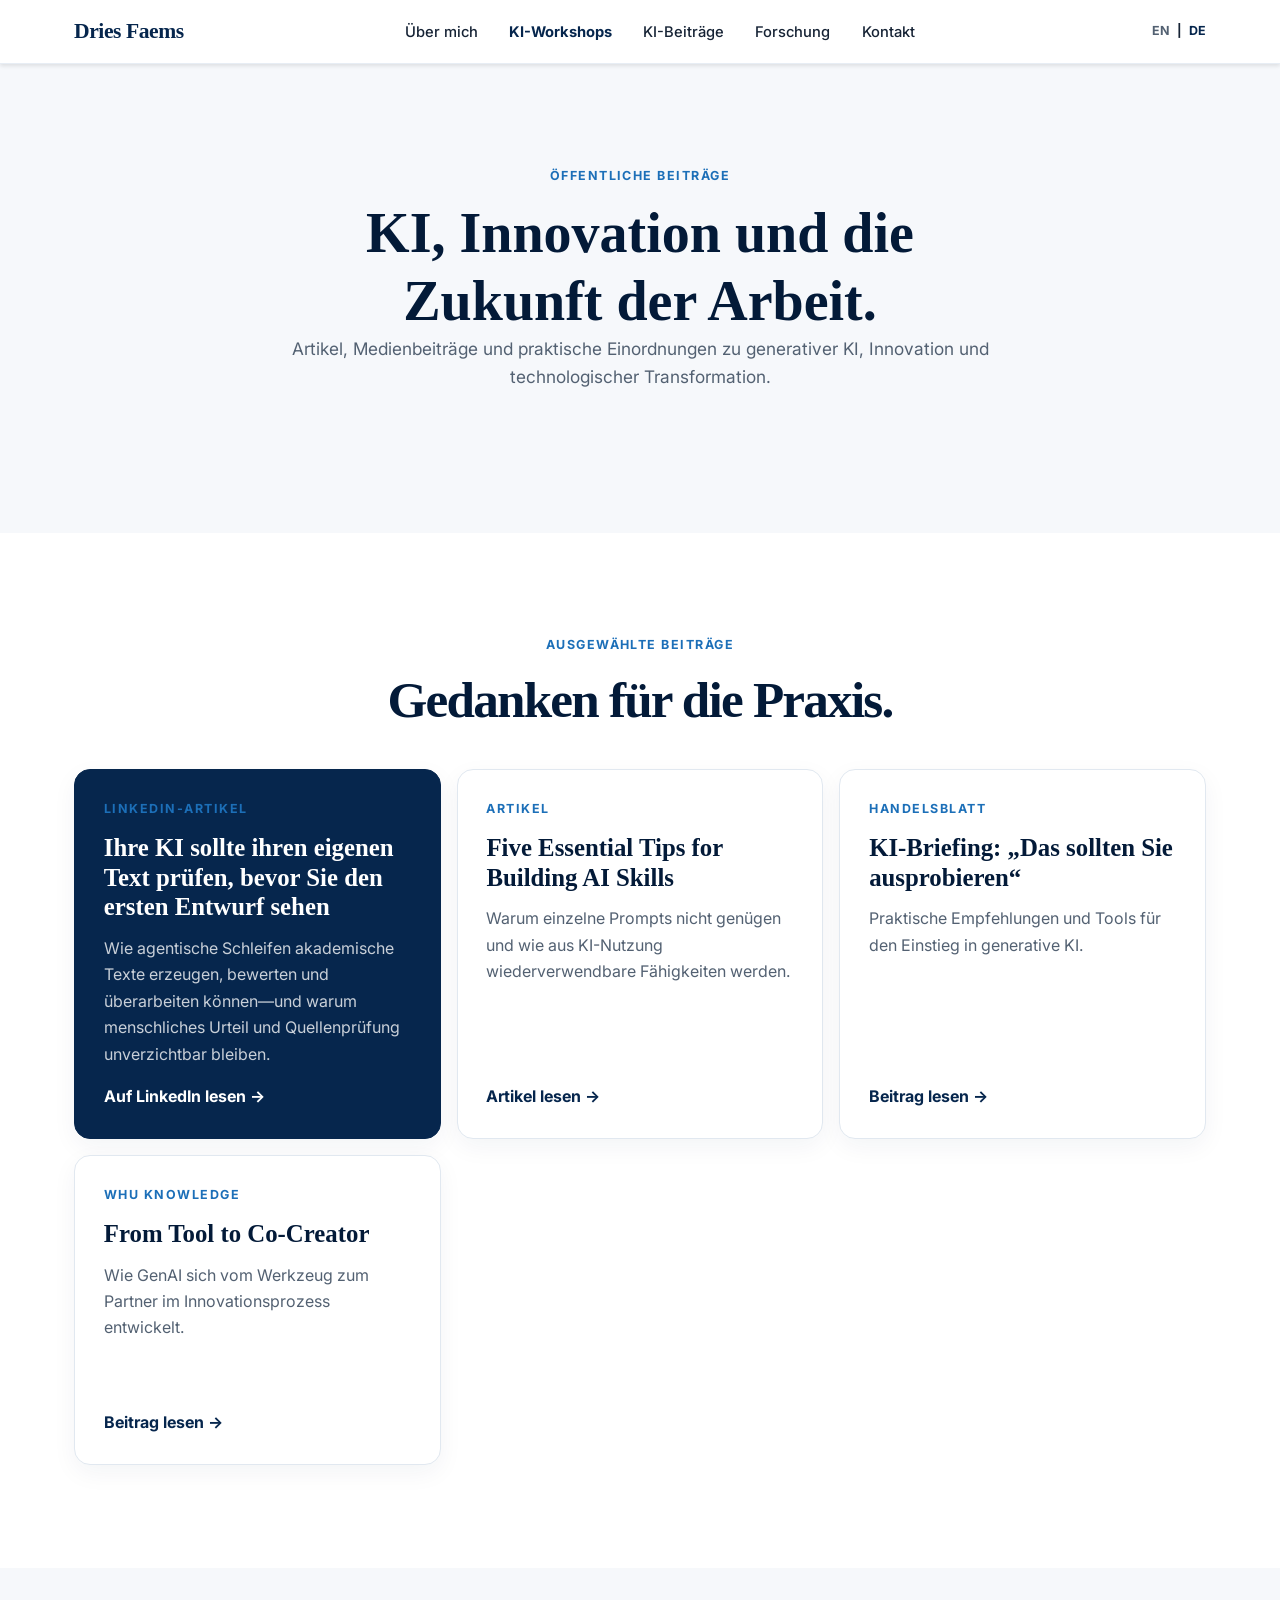
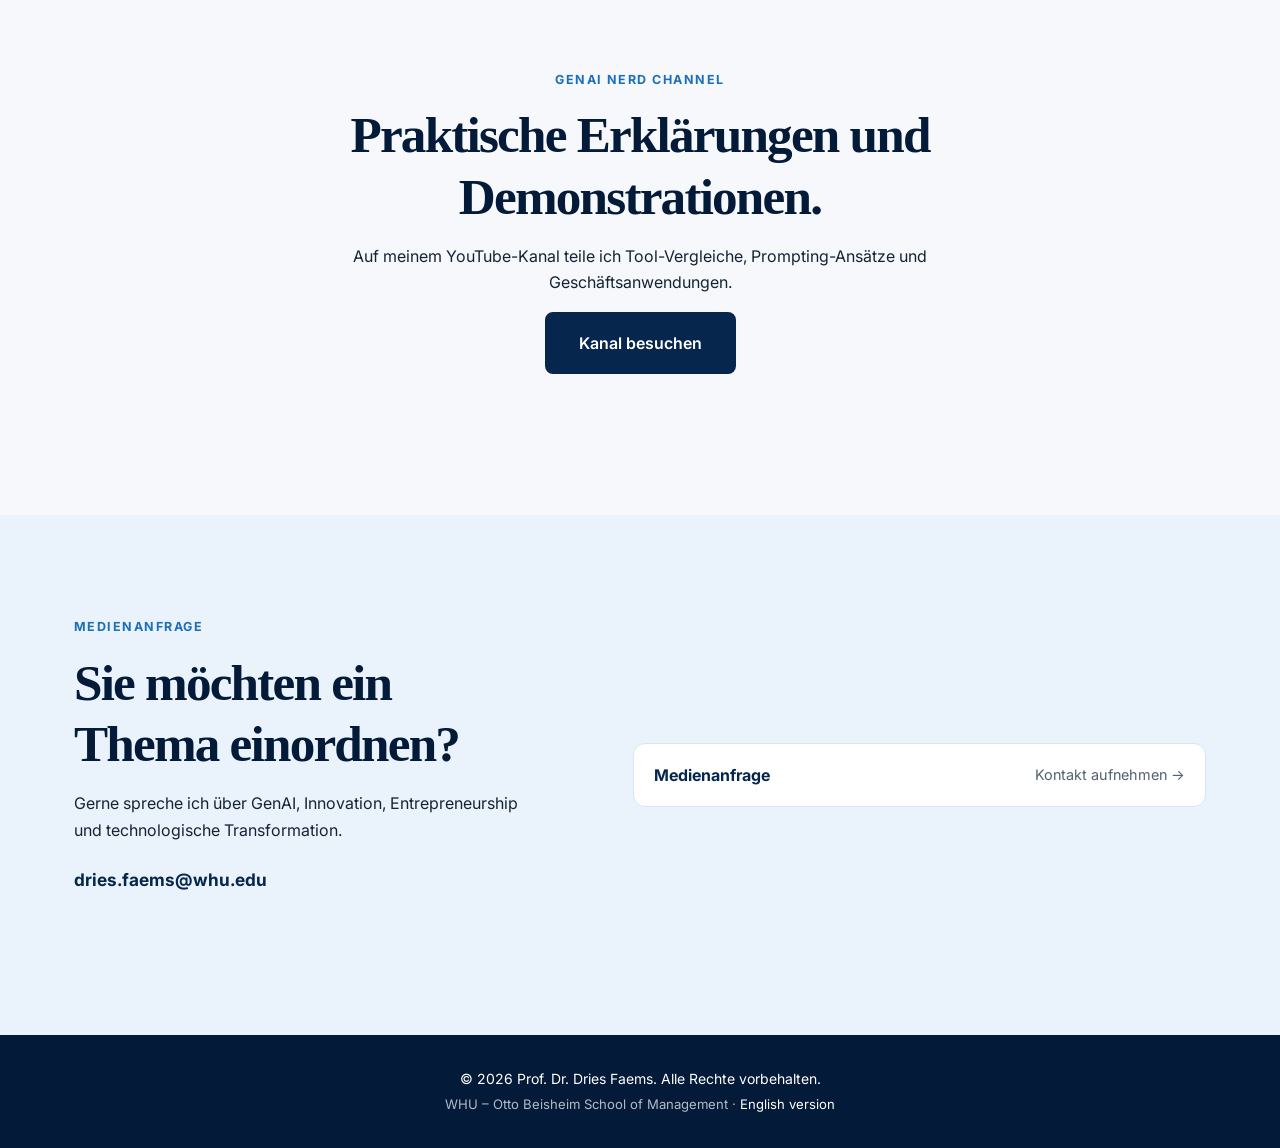
<file: de/ai-contributions/index.html>
<!DOCTYPE html>
<html lang="de">
<head><meta charset="UTF-8"><meta name="viewport" content="width=device-width, initial-scale=1.0"><title>KI-Beitr&auml;ge & Medien | Prof. Dr. Dries Faems</title><meta name="description" content="Medienbeitr&auml;ge und Artikel von Prof. Dr. Dries Faems zu generativer KI, Innovation und technologischer Transformation."><link rel="canonical" href="https://driesfaems.github.io/website/de/ai-contributions/"><link rel="stylesheet" href="../../css/styles.css"><link rel="preconnect" href="https://fonts.googleapis.com"><link rel="preconnect" href="https://fonts.gstatic.com" crossorigin><link href="https://fonts.googleapis.com/css2?family=Inter:wght@400;500;600;700&display=swap" rel="stylesheet"></head>
<body><a href="#main-content" class="skip-link">Zum Inhalt springen</a><header class="header"><nav class="nav" aria-label="Hauptnavigation"><div class="nav-container"><a href="../" class="nav-brand">Dries Faems</a><button class="nav-toggle" aria-label="Navigation &ouml;ffnen" aria-expanded="false"><span class="hamburger"></span></button><ul class="nav-menu"><li><a href="../about/" class="nav-link">&Uuml;ber mich</a></li><li><a href="../genai-workshops/" class="nav-link nav-link-primary">KI-Workshops</a></li><li><a href="./" class="nav-link">KI-Beitr&auml;ge</a></li><li><a href="../research/" class="nav-link">Forschung</a></li><li><a href="../#contact" class="nav-link">Kontakt</a></li></ul><div class="language-links"><a href="../../ai-contributions/">EN</a><span>|</span><a href="./" aria-current="page">DE</a></div></div></nav></header>
<main id="main-content"><section class="section section-alt page-hero"><div class="container section-heading"><p class="eyebrow">&Ouml;ffentliche Beitr&auml;ge</p><h1>KI, Innovation und die Zukunft der Arbeit.</h1><p>Artikel, Medienbeitr&auml;ge und praktische Einordnungen zu generativer KI, Innovation und technologischer Transformation.</p></div></section><section class="section"><div class="container"><div class="section-heading"><p class="eyebrow">Ausgew&auml;hlte Beitr&auml;ge</p><h2>Gedanken f&uuml;r die Praxis.</h2></div><div class="service-grid"><article class="service-card service-card-featured"><p class="card-kicker">LinkedIn-Artikel</p><h3>Ihre KI sollte ihren eigenen Text pr&uuml;fen, bevor Sie den ersten Entwurf sehen</h3><p>Wie agentische Schleifen akademische Texte erzeugen, bewerten und &uuml;berarbeiten k&ouml;nnen&mdash;und warum menschliches Urteil und Quellenpr&uuml;fung unverzichtbar bleiben.</p><a href="https://www.linkedin.com/pulse/your-ai-should-critique-its-own-writing-before-you-see-dries-faems-1hite/" target="_blank" rel="noopener noreferrer" class="text-link">Auf LinkedIn lesen &rarr;</a></article><article class="service-card"><p class="card-kicker">Artikel</p><h3>Five Essential Tips for Building AI Skills</h3><p>Warum einzelne Prompts nicht gen&uuml;gen und wie aus KI-Nutzung wiederverwendbare F&auml;higkeiten werden.</p><a href="../../ai-contributions/five-tips-for-building-ai-skills/" class="text-link">Artikel lesen &rarr;</a></article><article class="service-card"><p class="card-kicker">Handelsblatt</p><h3>KI-Briefing: &bdquo;Das sollten Sie ausprobieren&ldquo;</h3><p>Praktische Empfehlungen und Tools f&uuml;r den Einstieg in generative KI.</p><a href="https://www.handelsblatt.com/technik/ki/ki-briefing-wie-die-ki-szene-mit-von-der-leyen-um-den-ai-act-feilscht/100138300.html" target="_blank" rel="noopener noreferrer" class="text-link">Beitrag lesen &rarr;</a></article><article class="service-card"><p class="card-kicker">WHU Knowledge</p><h3>From Tool to Co-Creator</h3><p>Wie GenAI sich vom Werkzeug zum Partner im Innovationsprozess entwickelt.</p><a href="https://www.whu.edu/en/news-insights/whu-knowledge/article/from-tool-to-co-creator/" target="_blank" rel="noopener noreferrer" class="text-link">Beitrag lesen &rarr;</a></article></div></div></section><section class="section section-alt"><div class="container"><div class="section-heading"><p class="eyebrow">GenAI Nerd Channel</p><h2>Praktische Erkl&auml;rungen und Demonstrationen.</h2><p>Auf meinem YouTube-Kanal teile ich Tool-Vergleiche, Prompting-Ans&auml;tze und Gesch&auml;ftsanwendungen.</p><a href="https://www.youtube.com/@GenAI_Nerd_Channel" target="_blank" rel="noopener noreferrer" class="btn btn-primary">Kanal besuchen</a></div></div></section><section class="section contact-modern"><div class="container contact-panel"><div class="section-heading left"><p class="eyebrow">Medienanfrage</p><h2>Sie m&ouml;chten ein Thema einordnen?</h2><p>Gerne spreche ich &uuml;ber GenAI, Innovation, Entrepreneurship und technologische Transformation.</p><a href="mailto:dries.faems@whu.edu" class="contact-email">dries.faems@whu.edu</a></div><div class="contact-options"><a href="mailto:dries.faems@whu.edu?subject=Medienanfrage"><strong>Medienanfrage</strong><span>Kontakt aufnehmen &rarr;</span></a></div></div></section></main><footer class="footer"><div class="container"><p class="footer-text">&copy; 2026 Prof. Dr. Dries Faems. Alle Rechte vorbehalten.</p><p class="footer-affiliation">WHU &ndash; Otto Beisheim School of Management &middot; <a href="../../ai-contributions/">English version</a></p></div></footer><script src="../../js/main.js" defer></script></body></html>
</file>
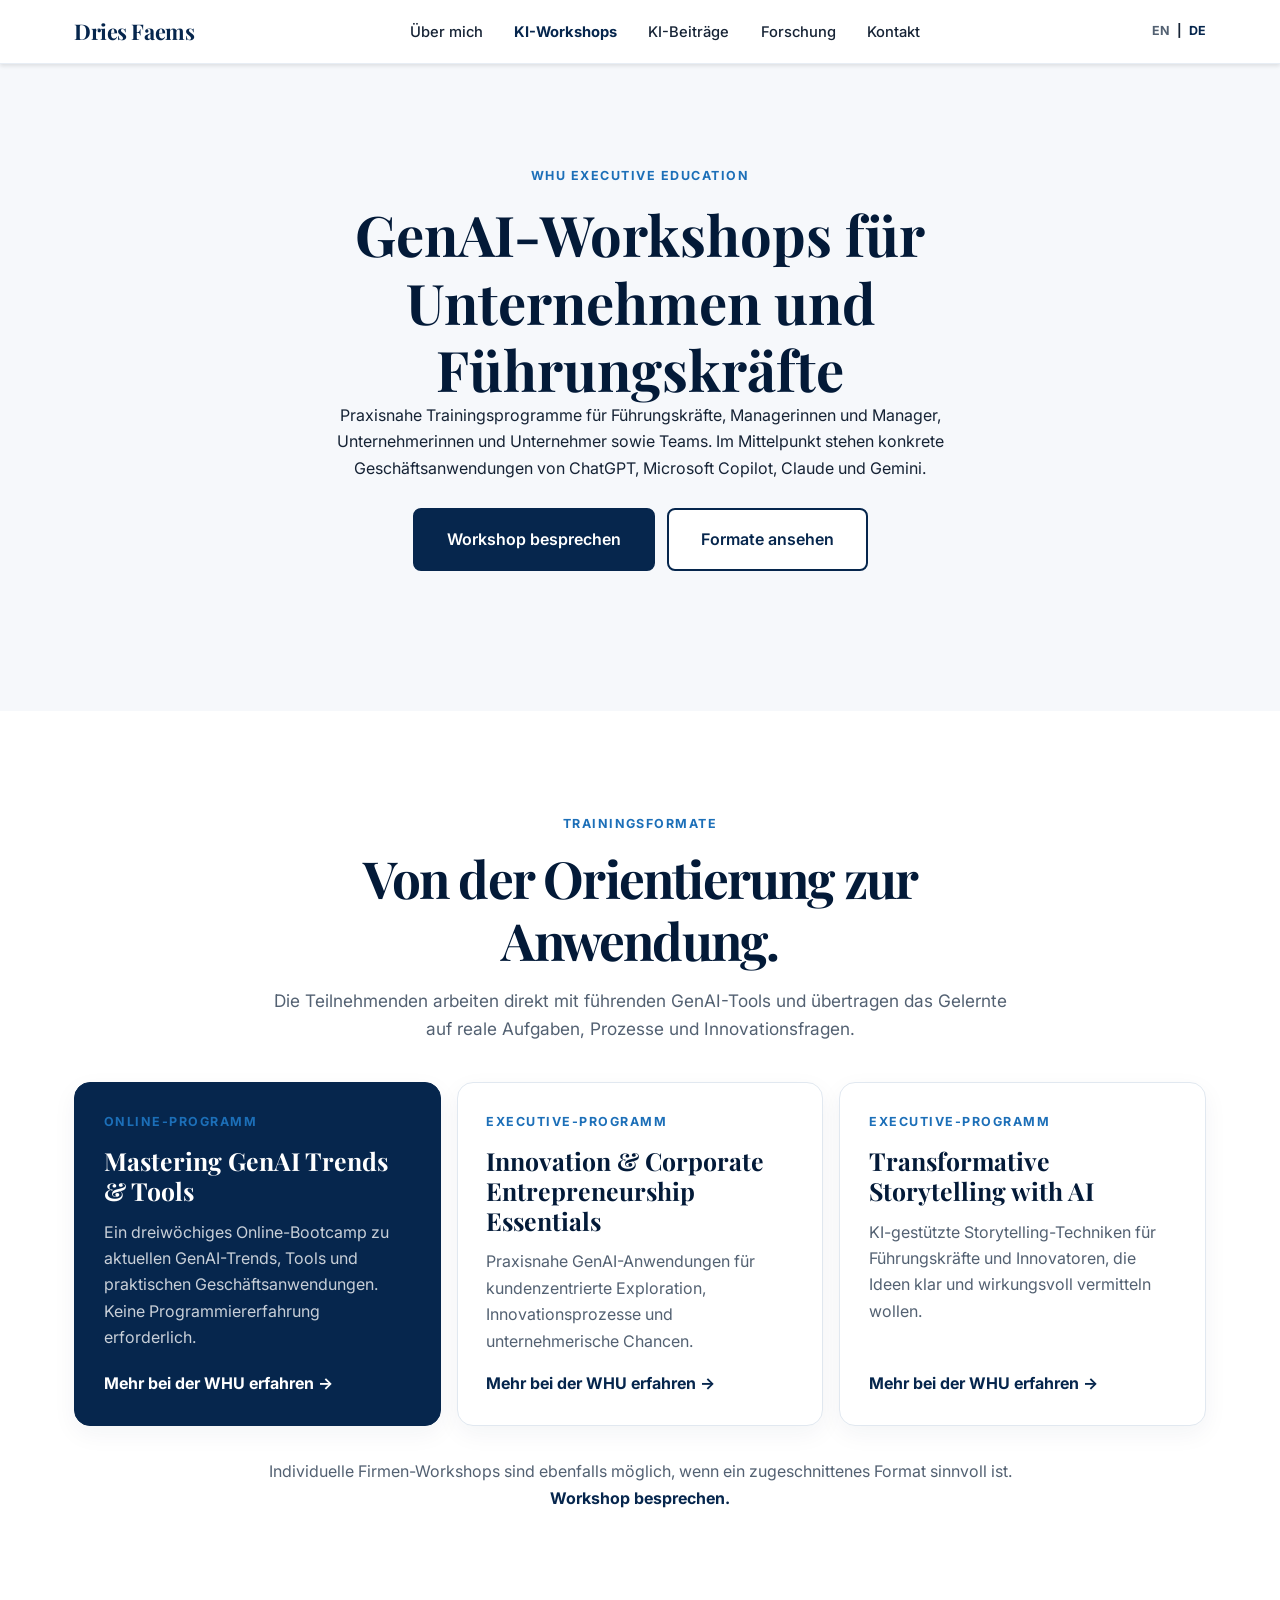
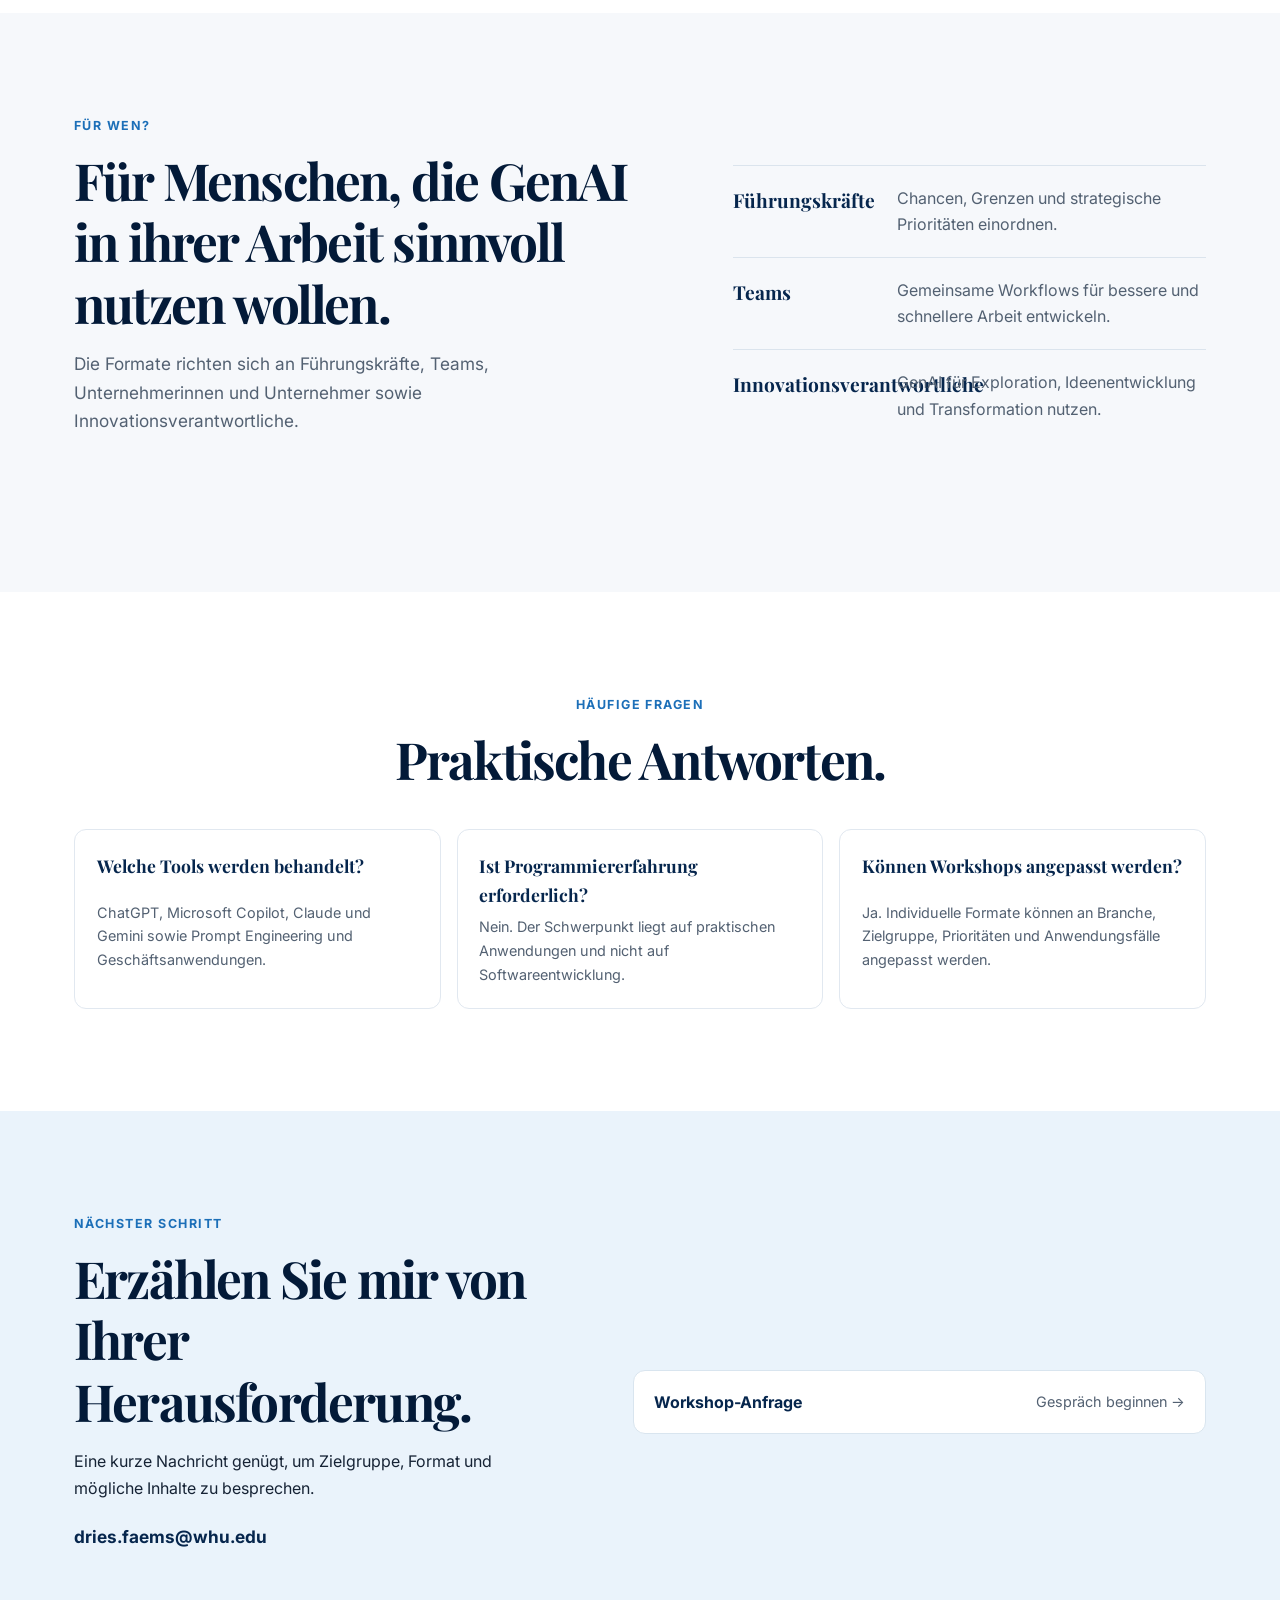
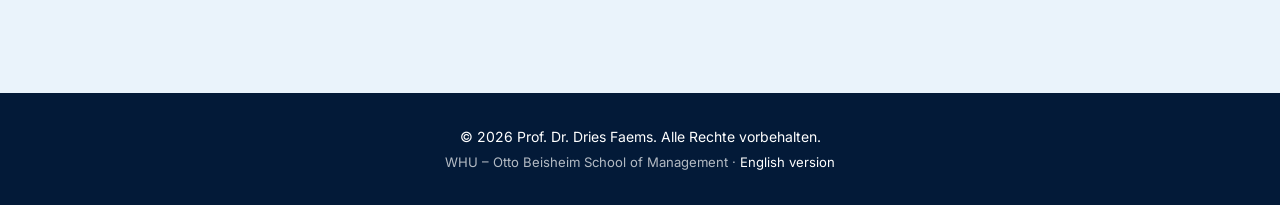
<file: de/genai-workshops/index.html>
<!DOCTYPE html>
<html lang="de">
<head><meta charset="UTF-8"><meta name="viewport" content="width=device-width, initial-scale=1.0"><title>GenAI-Workshops f&uuml;r Unternehmen | Prof. Dr. Dries Faems</title><meta name="description" content="Praxisnahe GenAI-Workshops und Trainingsprogramme f&uuml;r F&uuml;hrungskr&auml;fte, Teams und Unternehmen an der WHU."><link rel="canonical" href="https://driesfaems.github.io/website/de/genai-workshops/"><link rel="stylesheet" href="../../css/styles.css"><link rel="preconnect" href="https://fonts.googleapis.com"><link rel="preconnect" href="https://fonts.gstatic.com" crossorigin><link href="https://fonts.googleapis.com/css2?family=Inter:wght@400;500;600;700&family=Playfair+Display:wght@600;700&display=swap" rel="stylesheet"></head>
<body><a href="#main-content" class="skip-link">Zum Inhalt springen</a><header class="header"><nav class="nav" aria-label="Hauptnavigation"><div class="nav-container"><a href="../" class="nav-brand">Dries Faems</a><button class="nav-toggle" aria-label="Navigation &ouml;ffnen" aria-expanded="false"><span class="hamburger"></span></button><ul class="nav-menu"><li><a href="../about/" class="nav-link">&Uuml;ber mich</a></li><li><a href="./" class="nav-link nav-link-primary">KI-Workshops</a></li><li><a href="../ai-contributions/" class="nav-link">KI-Beitr&auml;ge</a></li><li><a href="../research/" class="nav-link">Forschung</a></li><li><a href="../#contact" class="nav-link">Kontakt</a></li></ul><div class="language-links"><a href="../../genai-workshops/">EN</a><span>|</span><a href="./" aria-current="page">DE</a></div></div></nav></header>
<main id="main-content"><section class="section section-alt page-hero"><div class="container section-heading"><p class="eyebrow">WHU Executive Education</p><h1>GenAI-Workshops f&uuml;r Unternehmen und F&uuml;hrungskr&auml;fte</h1><p>Praxisnahe Trainingsprogramme f&uuml;r F&uuml;hrungskr&auml;fte, Managerinnen und Manager, Unternehmerinnen und Unternehmer sowie Teams. Im Mittelpunkt stehen konkrete Gesch&auml;ftsanwendungen von ChatGPT, Microsoft Copilot, Claude und Gemini.</p><div class="hero-actions hero-actions-centered"><a href="../#contact" class="btn btn-primary">Workshop besprechen</a><a href="#formats" class="btn btn-secondary">Formate ansehen</a></div></div></section><section id="formats" class="section"><div class="container"><div class="section-heading"><p class="eyebrow">Trainingsformate</p><h2>Von der Orientierung zur Anwendung.</h2><p>Die Teilnehmenden arbeiten direkt mit f&uuml;hrenden GenAI-Tools und &uuml;bertragen das Gelernte auf reale Aufgaben, Prozesse und Innovationsfragen.</p></div><div class="service-grid"><article class="service-card service-card-featured"><p class="card-kicker">Online-Programm</p><h3>Mastering GenAI Trends & Tools</h3><p>Ein dreiw&ouml;chiges Online-Bootcamp zu aktuellen GenAI-Trends, Tools und praktischen Gesch&auml;ftsanwendungen. Keine Programmiererfahrung erforderlich.</p><a href="https://ee.whu.edu/open-programs/bootcamp-mastering-novel-trends-and-tools-in-generative-ai/" target="_blank" rel="noopener noreferrer" class="text-link">Mehr bei der WHU erfahren &rarr;</a></article><article class="service-card"><p class="card-kicker">Executive-Programm</p><h3>Innovation & Corporate Entrepreneurship Essentials</h3><p>Praxisnahe GenAI-Anwendungen f&uuml;r kundenzentrierte Exploration, Innovationsprozesse und unternehmerische Chancen.</p><a href="https://ee.whu.edu/open-programs/innovation-and-corporate-entrepreneurship-essentials-program/" target="_blank" rel="noopener noreferrer" class="text-link">Mehr bei der WHU erfahren &rarr;</a></article><article class="service-card"><p class="card-kicker">Executive-Programm</p><h3>Transformative Storytelling with AI</h3><p>KI-gest&uuml;tzte Storytelling-Techniken f&uuml;r F&uuml;hrungskr&auml;fte und Innovatoren, die Ideen klar und wirkungsvoll vermitteln wollen.</p><a href="https://ee.whu.edu/open-programs/transformative-storytelling-with-ai-for-leaders-and-innovators/" target="_blank" rel="noopener noreferrer" class="text-link">Mehr bei der WHU erfahren &rarr;</a></article></div><p class="section-note">Individuelle Firmen-Workshops sind ebenfalls m&ouml;glich, wenn ein zugeschnittenes Format sinnvoll ist. <a href="mailto:dries.faems@whu.edu?subject=Individueller%20GenAI-Workshop" class="text-link">Workshop besprechen.</a></p></div></section><section class="section section-alt"><div class="container two-column-section"><div class="section-heading left"><p class="eyebrow">F&uuml;r wen?</p><h2>F&uuml;r Menschen, die GenAI in ihrer Arbeit sinnvoll nutzen wollen.</h2><p>Die Formate richten sich an F&uuml;hrungskr&auml;fte, Teams, Unternehmerinnen und Unternehmer sowie Innovationsverantwortliche.</p></div><ul class="outcome-list"><li><strong>F&uuml;hrungskr&auml;fte</strong><span>Chancen, Grenzen und strategische Priorit&auml;ten einordnen.</span></li><li><strong>Teams</strong><span>Gemeinsame Workflows f&uuml;r bessere und schnellere Arbeit entwickeln.</span></li><li><strong>Innovationsverantwortliche</strong><span>GenAI f&uuml;r Exploration, Ideenentwicklung und Transformation nutzen.</span></li></ul></div></section><section class="section"><div class="container"><div class="section-heading"><p class="eyebrow">H&auml;ufige Fragen</p><h2>Praktische Antworten.</h2></div><div class="topic-grid"><article><strong>Welche Tools werden behandelt?</strong><span>ChatGPT, Microsoft Copilot, Claude und Gemini sowie Prompt Engineering und Gesch&auml;ftsanwendungen.</span></article><article><strong>Ist Programmiererfahrung erforderlich?</strong><span>Nein. Der Schwerpunkt liegt auf praktischen Anwendungen und nicht auf Softwareentwicklung.</span></article><article><strong>K&ouml;nnen Workshops angepasst werden?</strong><span>Ja. Individuelle Formate k&ouml;nnen an Branche, Zielgruppe, Priorit&auml;ten und Anwendungsf&auml;lle angepasst werden.</span></article></div></div></section><section class="section contact-modern"><div class="container contact-panel"><div class="section-heading left"><p class="eyebrow">N&auml;chster Schritt</p><h2>Erz&auml;hlen Sie mir von Ihrer Herausforderung.</h2><p>Eine kurze Nachricht gen&uuml;gt, um Zielgruppe, Format und m&ouml;gliche Inhalte zu besprechen.</p><a href="mailto:dries.faems@whu.edu" class="contact-email">dries.faems@whu.edu</a></div><div class="contact-options"><a href="mailto:dries.faems@whu.edu?subject=Anfrage%20zu%20einem%20GenAI-Workshop"><strong>Workshop-Anfrage</strong><span>Gespr&auml;ch beginnen &rarr;</span></a></div></div></section></main><footer class="footer"><div class="container"><p class="footer-text">&copy; 2026 Prof. Dr. Dries Faems. Alle Rechte vorbehalten.</p><p class="footer-affiliation">WHU &ndash; Otto Beisheim School of Management &middot; <a href="../../genai-workshops/">English version</a></p></div></footer><script src="../../js/main.js" defer></script></body></html>
</file>
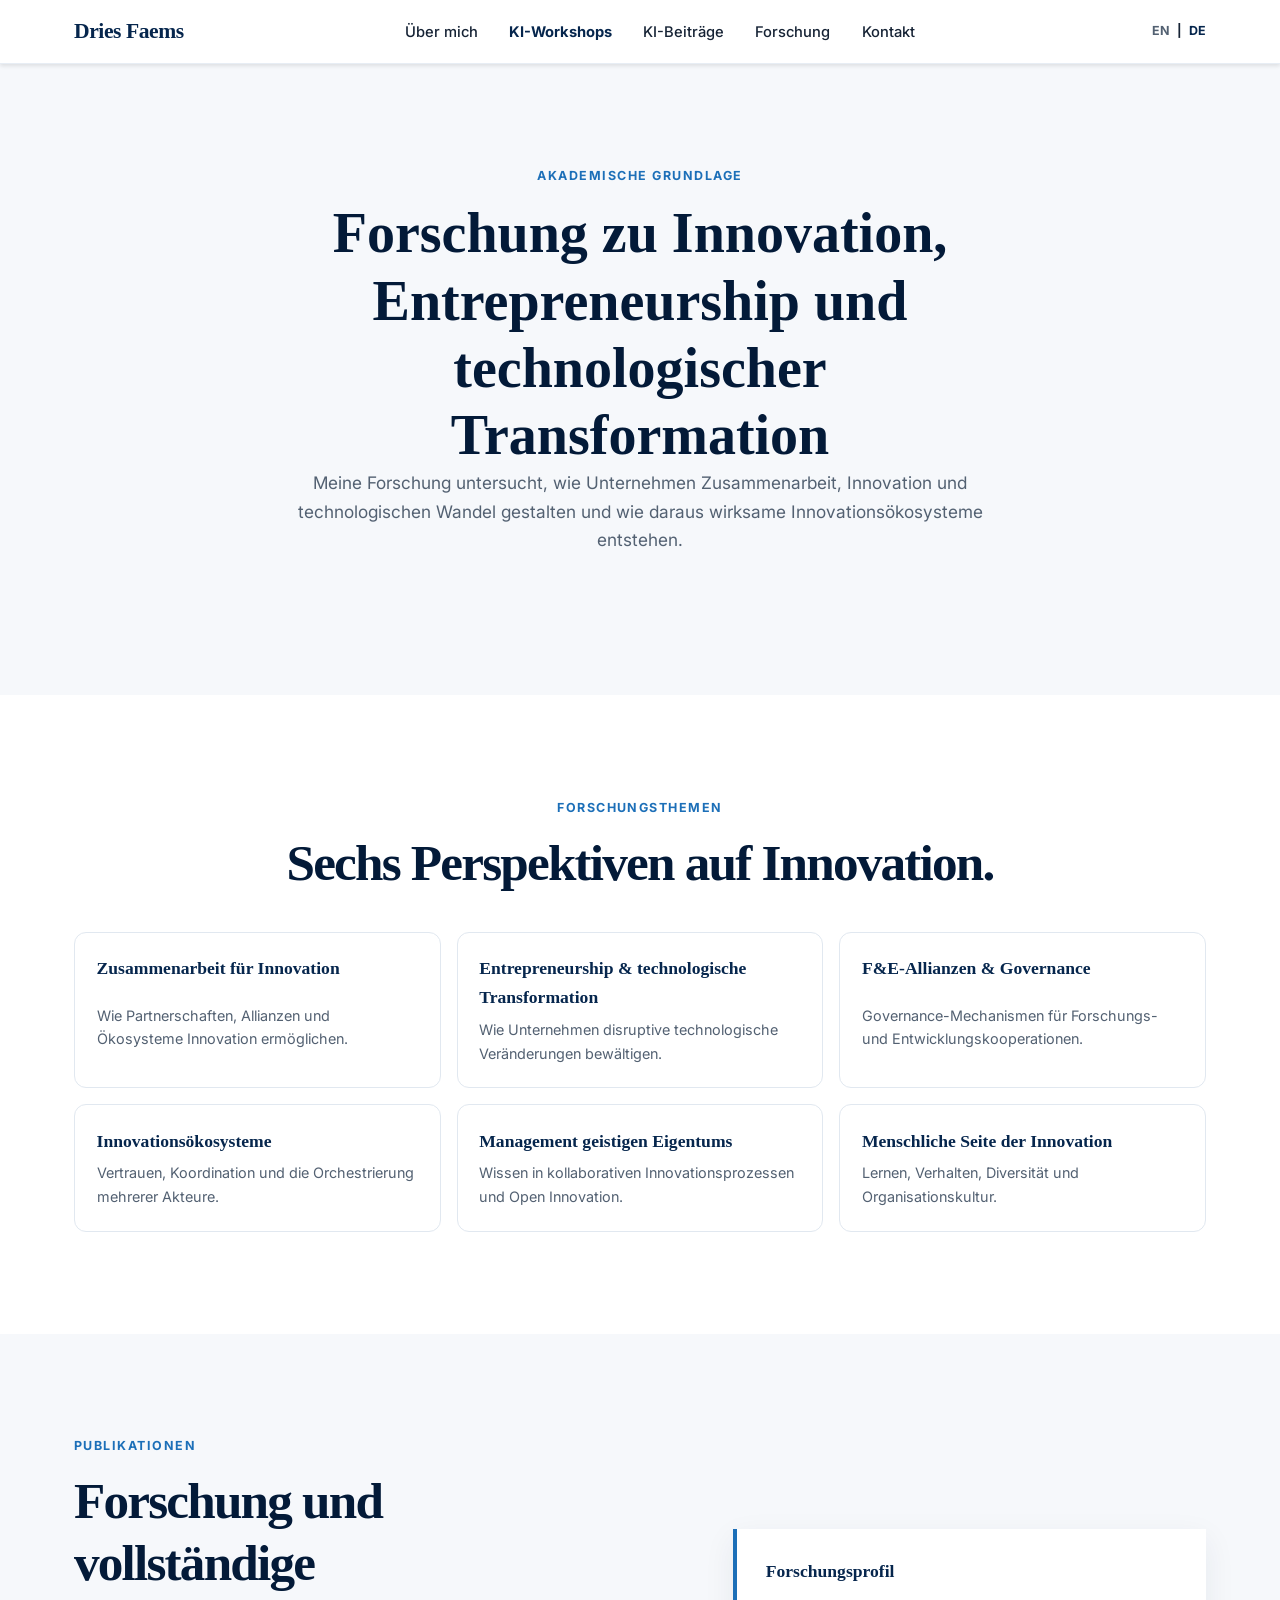
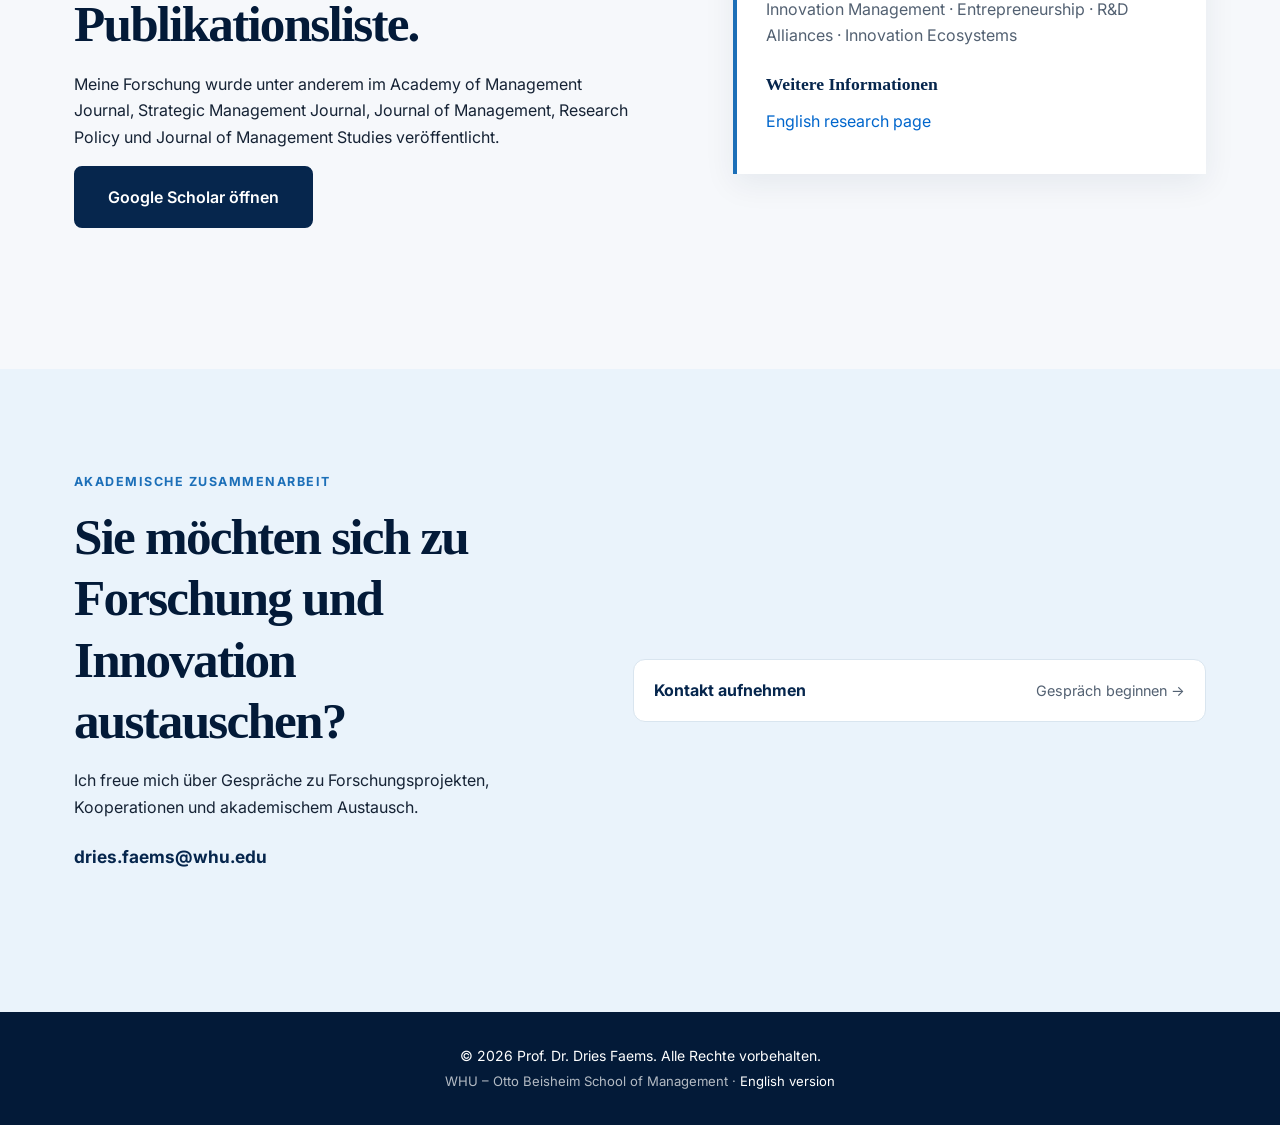
<file: de/research/index.html>
<!DOCTYPE html>
<html lang="de">
<head><meta charset="UTF-8"><meta name="viewport" content="width=device-width, initial-scale=1.0"><title>Forschung | Prof. Dr. Dries Faems | Innovation, Entrepreneurship & KI</title><meta name="description" content="Forschung von Prof. Dr. Dries Faems zu Innovationsmanagement, Entrepreneurship, Zusammenarbeit und technologischer Transformation."><link rel="canonical" href="https://driesfaems.github.io/website/de/research/"><link rel="stylesheet" href="../../css/styles.css"><link rel="preconnect" href="https://fonts.googleapis.com"><link rel="preconnect" href="https://fonts.gstatic.com" crossorigin><link href="https://fonts.googleapis.com/css2?family=Inter:wght@400;500;600;700&display=swap" rel="stylesheet"></head>
<body><a href="#main-content" class="skip-link">Zum Inhalt springen</a><header class="header"><nav class="nav" aria-label="Hauptnavigation"><div class="nav-container"><a href="../" class="nav-brand">Dries Faems</a><button class="nav-toggle" aria-label="Navigation &ouml;ffnen" aria-expanded="false"><span class="hamburger"></span></button><ul class="nav-menu"><li><a href="../about/" class="nav-link">&Uuml;ber mich</a></li><li><a href="../genai-workshops/" class="nav-link nav-link-primary">KI-Workshops</a></li><li><a href="../ai-contributions/" class="nav-link">KI-Beitr&auml;ge</a></li><li><a href="./" class="nav-link">Forschung</a></li><li><a href="../#contact" class="nav-link">Kontakt</a></li></ul><div class="language-links"><a href="../../research/">EN</a><span>|</span><a href="./" aria-current="page">DE</a></div></div></nav></header>
<main id="main-content"><section class="section section-alt page-hero"><div class="container section-heading"><p class="eyebrow">Akademische Grundlage</p><h1>Forschung zu Innovation, Entrepreneurship und technologischer Transformation</h1><p>Meine Forschung untersucht, wie Unternehmen Zusammenarbeit, Innovation und technologischen Wandel gestalten und wie daraus wirksame Innovations&ouml;kosysteme entstehen.</p></div></section><section class="section"><div class="container"><div class="section-heading"><p class="eyebrow">Forschungsthemen</p><h2>Sechs Perspektiven auf Innovation.</h2></div><div class="topic-grid"><article><strong>Zusammenarbeit f&uuml;r Innovation</strong><span>Wie Partnerschaften, Allianzen und &Ouml;kosysteme Innovation erm&ouml;glichen.</span></article><article><strong>Entrepreneurship & technologische Transformation</strong><span>Wie Unternehmen disruptive technologische Ver&auml;nderungen bew&auml;ltigen.</span></article><article><strong>F&Eamp;E-Allianzen & Governance</strong><span>Governance-Mechanismen f&uuml;r Forschungs- und Entwicklungskooperationen.</span></article><article><strong>Innovations&ouml;kosysteme</strong><span>Vertrauen, Koordination und die Orchestrierung mehrerer Akteure.</span></article><article><strong>Management geistigen Eigentums</strong><span>Wissen in kollaborativen Innovationsprozessen und Open Innovation.</span></article><article><strong>Menschliche Seite der Innovation</strong><span>Lernen, Verhalten, Diversit&auml;t und Organisationskultur.</span></article></div></div></section><section class="section section-alt"><div class="container two-column-section"><div class="section-heading left"><p class="eyebrow">Publikationen</p><h2>Forschung und vollst&auml;ndige Publikationsliste.</h2><p>Meine Forschung wurde unter anderem im Academy of Management Journal, Strategic Management Journal, Journal of Management, Research Policy und Journal of Management Studies ver&ouml;ffentlicht.</p><a href="https://scholar.google.com/citations?hl=en&user=xjR3J4gAAAAJ" target="_blank" rel="noopener noreferrer" class="btn btn-primary">Google Scholar &ouml;ffnen</a></div><div class="academic-facts"><strong>Forschungsprofil</strong><span>Innovation Management &middot; Entrepreneurship &middot; R&D Alliances &middot; Innovation Ecosystems</span><strong>Weitere Informationen</strong><span><a href="../../research/">English research page</a></span></div></div></section><section class="section contact-modern"><div class="container contact-panel"><div class="section-heading left"><p class="eyebrow">Akademische Zusammenarbeit</p><h2>Sie m&ouml;chten sich zu Forschung und Innovation austauschen?</h2><p>Ich freue mich &uuml;ber Gespr&auml;che zu Forschungsprojekten, Kooperationen und akademischem Austausch.</p><a href="mailto:dries.faems@whu.edu" class="contact-email">dries.faems@whu.edu</a></div><div class="contact-options"><a href="mailto:dries.faems@whu.edu?subject=Anfrage%20zu%20akademischer%20Zusammenarbeit"><strong>Kontakt aufnehmen</strong><span>Gespr&auml;ch beginnen &rarr;</span></a></div></div></section></main><footer class="footer"><div class="container"><p class="footer-text">&copy; 2026 Prof. Dr. Dries Faems. Alle Rechte vorbehalten.</p><p class="footer-affiliation">WHU &ndash; Otto Beisheim School of Management &middot; <a href="../../research/">English version</a></p></div></footer><script src="../../js/main.js" defer></script></body></html>
</file>
<file: css/styles.css>
/* ===================================
   CSS Custom Properties (Variables)
   =================================== */
:root {
    /* WHU Brand Colors */
    --color-navy: #002855;
    --color-navy-dark: #001a3d;
    --color-white: #ffffff;
    --color-light-gray: #f5f7fa;
    --color-medium-blue: #0066cc;
    --color-light-blue: #e6f2ff;
    --color-gold: #d4a574;

    /* Text Colors */
    --color-text-primary: #1a1a1a;
    --color-text-secondary: #555555;
    --color-text-light: #777777;

    /* Link Colors */
    --color-link: #0066cc;
    --color-link-hover: #004499;

    /* Font Families */
    --font-heading: 'Playfair Display', Georgia, 'Times New Roman', serif;
    --font-body: 'Inter', 'Source Sans Pro', -apple-system, BlinkMacSystemFont, 'Segoe UI', sans-serif;

    /* Font Sizes - Responsive with clamp() */
    --fs-h1: clamp(2.5rem, 5vw, 3.5rem);
    --fs-h2: clamp(2rem, 4vw, 2.75rem);
    --fs-h3: clamp(1.5rem, 3vw, 2rem);
    --fs-h4: clamp(1.25rem, 2.5vw, 1.5rem);
    --fs-body: clamp(1rem, 2vw, 1.125rem);
    --fs-small: 0.875rem;

    /* Line Heights */
    --lh-tight: 1.2;
    --lh-normal: 1.6;
    --lh-loose: 1.8;

    /* Font Weights */
    --fw-regular: 400;
    --fw-medium: 500;
    --fw-semibold: 600;
    --fw-bold: 700;

    /* Spacing */
    --spacing-xs: 0.5rem;
    --spacing-sm: 1rem;
    --spacing-md: 2rem;
    --spacing-lg: 4rem;
    --spacing-xl: 6rem;

    /* Container */
    --container-width: 1200px;
    --container-padding: 1.5rem;

    /* Transitions */
    --transition-fast: 0.2s ease;
    --transition-normal: 0.3s ease;
    --transition-slow: 0.6s ease;

    /* Shadows */
    --shadow-sm: 0 2px 4px rgba(0, 0, 0, 0.1);
    --shadow-md: 0 4px 8px rgba(0, 0, 0, 0.12);
    --shadow-lg: 0 8px 16px rgba(0, 0, 0, 0.15);

    /* Border Radius */
    --radius-sm: 4px;
    --radius-md: 8px;
    --radius-lg: 12px;
    --radius-full: 50%;
}

/* ===================================
   Language Toggle Styling
   =================================== */
.lang-toggle {
    display: flex;
    gap: 0.5rem;
    align-items: center;
    margin-left: var(--spacing-md);
}

.lang-btn {
    background: none;
    border: none;
    color: var(--color-navy);
    font-size: 0.875rem;
    font-weight: var(--fw-semibold);
    cursor: pointer;
    padding: 0.25rem 0.5rem;
    border-radius: var(--radius-sm);
    transition: all var(--transition-normal);
    opacity: 0.6;
}

.lang-btn.active {
    opacity: 1;
    background-color: var(--color-navy);
    color: var(--color-white);
}

.lang-btn:hover {
    opacity: 1;
}

/* Hide inactive language content */
.lang-en:not(.active),
.lang-de:not(.active) {
    display: none !important;
}

/* ===================================
   Reset & Base Styles
   =================================== */
*,
*::before,
*::after {
    box-sizing: border-box;
    margin: 0;
    padding: 0;
}

html {
    scroll-behavior: smooth;
    scroll-padding-top: 80px; /* Account for sticky header */
}

body {
    font-family: var(--font-body);
    font-size: var(--fs-body);
    line-height: var(--lh-normal);
    color: var(--color-text-primary);
    background-color: var(--color-white);
    -webkit-font-smoothing: antialiased;
    -moz-osx-font-smoothing: grayscale;
}

/* ===================================
   Typography
   =================================== */
h1, h2, h3, h4, h5, h6 {
    font-family: var(--font-heading);
    line-height: var(--lh-tight);
    font-weight: var(--fw-bold);
    color: var(--color-navy-dark);
}

h1 {
    font-size: var(--fs-h1);
}

h2 {
    font-size: var(--fs-h2);
}

h3 {
    font-size: var(--fs-h3);
}

h4 {
    font-size: var(--fs-h4);
}

p {
    margin-bottom: var(--spacing-sm);
}

a {
    color: var(--color-link);
    text-decoration: none;
    transition: color var(--transition-fast);
}

a:hover {
    color: var(--color-link-hover);
}

a:focus-visible {
    outline: 3px solid var(--color-medium-blue);
    outline-offset: 2px;
    border-radius: var(--radius-sm);
}

/* ===================================
   Utility Classes
   =================================== */
.container {
    max-width: var(--container-width);
    margin: 0 auto;
    padding: 0 var(--container-padding);
}

.section {
    padding: var(--spacing-lg) 0;
}

.section-alt {
    background-color: var(--color-light-gray);
}

.section-title {
    margin-bottom: var(--spacing-md);
    text-align: center;
}

.section-intro {
    text-align: center;
    font-size: 1.125rem;
    color: var(--color-text-secondary);
    max-width: 800px;
    margin: 0 auto var(--spacing-md);
}

/* Skip to content link for accessibility */
.skip-link {
    position: absolute;
    top: -100px;
    left: 0;
    background: var(--color-navy);
    color: var(--color-white);
    padding: var(--spacing-sm);
    z-index: 100;
    text-decoration: none;
}

.skip-link:focus {
    top: 0;
}

/* ===================================
   Navigation
   =================================== */
.header {
    position: sticky;
    top: 0;
    z-index: 1000;
    background: rgba(255, 255, 255, 0.98);
    backdrop-filter: blur(10px);
    box-shadow: var(--shadow-sm);
    transition: box-shadow var(--transition-normal);
}

.nav-container {
    max-width: var(--container-width);
    margin: 0 auto;
    padding: 1rem var(--container-padding);
    display: flex;
    justify-content: space-between;
    align-items: center;
}

.nav-brand {
    font-family: var(--font-heading);
    font-size: 1.5rem;
    font-weight: var(--fw-bold);
    color: var(--color-navy);
}

.nav-menu {
    display: flex;
    list-style: none;
    gap: var(--spacing-md);
}

.nav-link {
    color: var(--color-text-primary);
    font-weight: var(--fw-medium);
    padding: var(--spacing-xs) var(--spacing-sm);
    border-radius: var(--radius-sm);
    transition: all var(--transition-fast);
    position: relative;
}

.nav-link:hover {
    color: var(--color-navy);
    background-color: var(--color-light-gray);
}

.nav-link.active {
    color: var(--color-navy);
}

.nav-link.active::after {
    content: '';
    position: absolute;
    bottom: 0;
    left: var(--spacing-sm);
    right: var(--spacing-sm);
    height: 2px;
    background-color: var(--color-navy);
}

/* Mobile menu toggle */
.nav-toggle {
    display: none;
    background: transparent;
    border: none;
    cursor: pointer;
    padding: var(--spacing-xs);
}

.hamburger {
    display: block;
    width: 25px;
    height: 2px;
    background-color: var(--color-navy);
    position: relative;
    transition: background-color var(--transition-fast);
}

.hamburger::before,
.hamburger::after {
    content: '';
    position: absolute;
    width: 25px;
    height: 2px;
    background-color: var(--color-navy);
    transition: transform var(--transition-normal);
}

.hamburger::before {
    transform: translateY(-8px);
}

.hamburger::after {
    transform: translateY(8px);
}

/* Mobile navigation */
@media (max-width: 767px) {
    .nav-toggle {
        display: block;
    }

    .nav-menu {
        position: absolute;
        top: 100%;
        left: 0;
        right: 0;
        flex-direction: column;
        background-color: var(--color-white);
        box-shadow: var(--shadow-md);
        gap: 0;
        max-height: 0;
        overflow: hidden;
        transition: max-height var(--transition-normal);
    }

    .nav-menu.active {
        max-height: 400px;
    }

    .nav-link {
        display: block;
        padding: var(--spacing-sm) var(--container-padding);
        border-bottom: 1px solid var(--color-light-gray);
    }

    .nav-link.active::after {
        display: none;
    }

    .nav-toggle[aria-expanded="true"] .hamburger {
        background-color: transparent;
    }

    .nav-toggle[aria-expanded="true"] .hamburger::before {
        transform: rotate(45deg);
    }

    .nav-toggle[aria-expanded="true"] .hamburger::after {
        transform: rotate(-45deg);
    }
}

/* ===================================
   Hero Section
   =================================== */
.hero {
    background: linear-gradient(135deg, var(--color-light-blue) 0%, var(--color-white) 100%);
    padding: var(--spacing-xl) 0;
    min-height: 90vh;
    display: flex;
    align-items: center;
}

.hero-content {
    display: grid;
    grid-template-columns: 1fr 2fr;
    gap: var(--spacing-lg);
    align-items: center;
}

.hero-image {
    text-align: center;
}

.profile-image {
    width: 100%;
    max-width: 300px;
    height: auto;
    border-radius: var(--radius-lg);
    box-shadow: var(--shadow-lg);
    object-fit: cover;
}

.hero-title {
    margin-bottom: var(--spacing-sm);
    color: var(--color-navy);
}

.hero-subtitle {
    font-size: 1.25rem;
    color: var(--color-text-secondary);
    margin-bottom: var(--spacing-xs);
    line-height: var(--lh-normal);
}

.hero-institution {
    font-size: 1.125rem;
    color: var(--color-navy);
    font-weight: var(--fw-semibold);
    margin-bottom: var(--spacing-xs);
}

.hero-expertise {
    font-size: 1.125rem;
    color: var(--color-medium-blue);
    font-weight: var(--fw-semibold);
    margin-bottom: var(--spacing-md);
    padding: var(--spacing-xs) var(--spacing-sm);
    background-color: rgba(0, 102, 204, 0.1);
    border-radius: var(--radius-sm);
    display: inline-block;
}

.social-links {
    display: flex;
    gap: var(--spacing-sm);
    flex-wrap: wrap;
}

.social-link {
    display: inline-flex;
    align-items: center;
    gap: var(--spacing-xs);
    padding: var(--spacing-xs) var(--spacing-sm);
    background-color: var(--color-white);
    border: 2px solid var(--color-navy);
    border-radius: var(--radius-md);
    color: var(--color-navy);
    font-weight: var(--fw-medium);
    transition: all var(--transition-fast);
}

.social-link:hover {
    background-color: var(--color-navy);
    color: var(--color-white);
    transform: translateY(-2px);
    box-shadow: var(--shadow-md);
}

.social-link svg {
    flex-shrink: 0;
}

.social-link-youtube {
    background-color: #FF0000;
    border-color: #FF0000;
    color: var(--color-white);
}

.social-link-youtube:hover {
    background-color: #CC0000;
    border-color: #CC0000;
    color: var(--color-white);
}

/* Mobile hero layout */
@media (max-width: 767px) {
    .hero {
        min-height: auto;
        padding: var(--spacing-lg) 0;
    }

    .hero-content {
        grid-template-columns: 1fr;
        gap: var(--spacing-md);
        text-align: center;
    }

    .profile-image {
        max-width: 200px;
    }

    .social-links {
        justify-content: center;
    }
}

/* ===================================
   About Section
   =================================== */
.about-content {
    display: grid;
    grid-template-columns: 2fr 1fr;
    gap: var(--spacing-lg);
}

.about-text p {
    text-align: justify;
    line-height: var(--lh-loose);
}

.about-highlights {
    background-color: var(--color-white);
    padding: var(--spacing-md);
    border-radius: var(--radius-md);
    box-shadow: var(--shadow-md);
}

.highlights-title {
    color: var(--color-navy);
    margin-bottom: var(--spacing-sm);
    font-size: 1.25rem;
}

.highlights-list {
    list-style: none;
}

.highlights-list li {
    padding: var(--spacing-xs) 0;
    padding-left: 1.5rem;
    position: relative;
    color: var(--color-text-secondary);
    line-height: var(--lh-normal);
}

.highlights-list li::before {
    content: '✓';
    position: absolute;
    left: 0;
    color: var(--color-navy);
    font-weight: var(--fw-bold);
}

@media (max-width: 767px) {
    .about-content {
        grid-template-columns: 1fr;
    }

    .about-text p {
        text-align: left;
    }
}

/* ===================================
   GenAI Workshops Section
   =================================== */
.genai {
    background-color: var(--color-white);
}

.genai-highlight {
    margin-bottom: var(--spacing-lg);
}

.genai-youtube {
    background: linear-gradient(135deg, var(--color-light-blue) 0%, var(--color-white) 100%);
    padding: var(--spacing-md);
    border-radius: var(--radius-lg);
    box-shadow: var(--shadow-md);
}

.youtube-badge {
    display: flex;
    align-items: center;
    gap: var(--spacing-md);
}

.youtube-badge svg {
    flex-shrink: 0;
}

.youtube-title {
    color: var(--color-navy);
    margin-bottom: var(--spacing-xs);
    font-size: 1.5rem;
}

.youtube-description {
    color: var(--color-text-secondary);
    margin-bottom: var(--spacing-sm);
    line-height: var(--lh-normal);
}

.btn-youtube {
    background-color: #FF0000;
    color: var(--color-white);
    border-color: #FF0000;
    display: inline-flex;
    align-items: center;
    gap: var(--spacing-xs);
}

.btn-youtube:hover {
    background-color: #CC0000;
    border-color: #CC0000;
    color: var(--color-white);
}

.btn-youtube svg {
    flex-shrink: 0;
}

/* YouTube Video Embed */
.videos-grid {
    display: grid;
    grid-template-columns: repeat(3, 1fr);
    gap: var(--spacing-md);
    margin-top: var(--spacing-md);
    padding-top: var(--spacing-md);
    border-top: 1px solid rgba(0, 40, 85, 0.1);
}

@media (max-width: 992px) {
    .videos-grid {
        grid-template-columns: repeat(2, 1fr);
    }
}

@media (max-width: 576px) {
    .videos-grid {
        grid-template-columns: 1fr;
    }
}

.youtube-embed {
    margin-top: 0;
    padding-top: 0;
    border-top: none;
}

.youtube-embed-title {
    color: var(--color-navy);
    font-size: 1rem;
    font-weight: 600;
    margin-bottom: var(--spacing-xs);
    text-align: center;
}

.video-thumbnail-link {
    display: block;
    max-width: 100%;
    margin: 0 auto;
    text-decoration: none;
}

.video-thumbnail {
    position: relative;
    width: 100%;
    border-radius: var(--radius-md);
    overflow: hidden;
    box-shadow: 0 4px 20px rgba(0, 0, 0, 0.15);
    transition: transform 0.3s ease, box-shadow 0.3s ease;
}

.video-thumbnail:hover {
    transform: scale(1.02);
    box-shadow: 0 8px 30px rgba(0, 0, 0, 0.2);
}

.video-thumbnail img {
    width: 100%;
    height: auto;
    display: block;
}

.play-button {
    position: absolute;
    top: 50%;
    left: 50%;
    transform: translate(-50%, -50%);
    opacity: 0.9;
    transition: opacity 0.3s ease, transform 0.3s ease;
}

.video-thumbnail:hover .play-button {
    opacity: 1;
    transform: translate(-50%, -50%) scale(1.1);
}

.video-container {
    position: relative;
    width: 100%;
    max-width: 560px;
    margin: 0 auto;
    padding-bottom: 56.25%; /* 16:9 aspect ratio */
    height: 0;
    overflow: hidden;
    border-radius: var(--radius-md);
    box-shadow: 0 4px 20px rgba(0, 0, 0, 0.15);
}

.video-container iframe {
    position: absolute;
    top: 0;
    left: 0;
    width: 100%;
    height: 100%;
    border-radius: var(--radius-md);
}

.genai-programs {
    margin-bottom: var(--spacing-lg);
}

.genai-programs-title {
    color: var(--color-navy);
    text-align: center;
    margin-bottom: var(--spacing-sm);
    font-size: 2rem;
}

.genai-programs-intro {
    text-align: center;
    color: var(--color-text-secondary);
    max-width: 800px;
    margin: 0 auto var(--spacing-md);
}

.programs-grid {
    display: grid;
    grid-template-columns: repeat(auto-fit, minmax(300px, 1fr));
    gap: var(--spacing-md);
    margin-top: var(--spacing-md);
}

.program-card {
    background-color: var(--color-light-gray);
    padding: var(--spacing-md);
    border-radius: var(--radius-md);
    box-shadow: var(--shadow-sm);
    transition: all var(--transition-normal);
    display: flex;
    flex-direction: column;
}

.program-card:hover {
    transform: translateY(-4px);
    box-shadow: var(--shadow-lg);
}

.program-icon {
    color: var(--color-medium-blue);
    margin-bottom: var(--spacing-sm);
}

.program-title {
    color: var(--color-navy);
    margin-bottom: var(--spacing-sm);
    font-size: 1.25rem;
}

.program-description {
    color: var(--color-text-secondary);
    line-height: var(--lh-normal);
    margin-bottom: var(--spacing-sm);
}

.program-highlights {
    list-style: none;
    margin-bottom: var(--spacing-md);
    flex-grow: 1;
}

.program-highlights li {
    padding: var(--spacing-xs) 0;
    padding-left: 1.5rem;
    position: relative;
    color: var(--color-text-secondary);
    line-height: var(--lh-normal);
}

.program-highlights li::before {
    content: '✓';
    position: absolute;
    left: 0;
    color: var(--color-medium-blue);
    font-weight: var(--fw-bold);
}

.genai-collaboration {
    background-color: var(--color-light-blue);
    padding: var(--spacing-md);
    border-radius: var(--radius-lg);
    text-align: center;
}

.collaboration-title {
    color: var(--color-navy);
    margin-bottom: var(--spacing-sm);
    font-size: 1.5rem;
}

.collaboration-description {
    color: var(--color-text-secondary);
    max-width: 800px;
    margin: 0 auto var(--spacing-sm);
    line-height: var(--lh-normal);
}

.btn-secondary {
    background-color: var(--color-white);
    color: var(--color-navy);
    border: 2px solid var(--color-navy);
}

.btn-secondary:hover {
    background-color: var(--color-navy);
    color: var(--color-white);
}

@media (max-width: 767px) {
    .youtube-badge {
        flex-direction: column;
        text-align: center;
    }

    .programs-grid {
        grid-template-columns: 1fr;
    }
}

/* ===================================
   Research Section
   =================================== */
.research-topics-list {
    max-width: 700px;
    margin: 0 auto;
}

.research-grid {
    display: grid;
    grid-template-columns: repeat(auto-fit, minmax(300px, 1fr));
    gap: var(--spacing-md);
    margin-top: var(--spacing-md);
}

.research-card {
    background-color: var(--color-white);
    padding: var(--spacing-md);
    border-radius: var(--radius-md);
    box-shadow: var(--shadow-sm);
    transition: all var(--transition-normal);
}

.research-card:hover {
    transform: translateY(-4px);
    box-shadow: var(--shadow-lg);
}

.card-icon {
    color: var(--color-navy);
    margin-bottom: var(--spacing-sm);
}

.card-title {
    color: var(--color-navy);
    margin-bottom: var(--spacing-sm);
    font-size: 1.25rem;
}

.card-description {
    color: var(--color-text-secondary);
    line-height: var(--lh-normal);
}

/* ===================================
   Publications Section
   =================================== */
.publications-list {
    margin-top: var(--spacing-md);
    margin-bottom: var(--spacing-lg);
}

.publication-item {
    background-color: var(--color-white);
    padding: var(--spacing-md);
    margin-bottom: var(--spacing-sm);
    border-radius: var(--radius-md);
    border-left: 4px solid var(--color-navy);
    transition: all var(--transition-fast);
}

.publication-item:hover {
    box-shadow: var(--shadow-md);
    transform: translateX(4px);
}

.publication-title {
    color: var(--color-navy);
    margin-bottom: var(--spacing-xs);
    font-size: 1.125rem;
}

.publication-meta {
    font-size: var(--fs-small);
    color: var(--color-text-light);
    font-style: italic;
    margin-bottom: var(--spacing-xs);
}

.publication-description {
    color: var(--color-text-secondary);
    line-height: var(--lh-normal);
    margin-bottom: 0;
}

.publications-cta {
    text-align: center;
    padding: var(--spacing-md);
    background-color: var(--color-white);
    border-radius: var(--radius-md);
}

.publications-cta p {
    margin-bottom: var(--spacing-sm);
    color: var(--color-text-secondary);
}

/* ===================================
   AI Contributions Section
   =================================== */
.ai-contributions {
    background-color: var(--color-white);
}

.contributions-grid {
    display: grid;
    grid-template-columns: repeat(auto-fit, minmax(350px, 1fr));
    gap: var(--spacing-md);
    margin-top: var(--spacing-md);
}

.contribution-card {
    display: flex;
    gap: var(--spacing-md);
    background-color: var(--color-light-gray);
    padding: var(--spacing-md);
    border-radius: var(--radius-md);
    border-left: 4px solid var(--color-navy);
    transition: all var(--transition-fast);
}

.contribution-card:hover {
    box-shadow: var(--shadow-md);
    transform: translateY(-2px);
}

.contribution-icon {
    flex-shrink: 0;
    color: var(--color-navy);
}

.contribution-content {
    flex: 1;
}

.contribution-source {
    display: inline-block;
    font-size: var(--fs-small);
    font-weight: var(--fw-semibold);
    color: var(--color-medium-blue);
    text-transform: uppercase;
    letter-spacing: 0.5px;
    margin-bottom: var(--spacing-xs);
}

.contribution-title {
    color: var(--color-navy);
    font-size: 1.125rem;
    margin-bottom: var(--spacing-xs);
    line-height: var(--lh-tight);
}

.contribution-description {
    color: var(--color-text-secondary);
    font-size: var(--fs-small);
    line-height: var(--lh-normal);
    margin-bottom: var(--spacing-sm);
}

.contribution-link {
    display: inline-flex;
    align-items: center;
    gap: var(--spacing-xs);
    color: var(--color-medium-blue);
    font-weight: var(--fw-medium);
    text-decoration: none;
    transition: color var(--transition-fast);
}

.contribution-link:hover {
    color: var(--color-navy);
    text-decoration: underline;
}

.contribution-link svg {
    flex-shrink: 0;
}

@media (max-width: 480px) {
    .contribution-card {
        flex-direction: column;
        gap: var(--spacing-sm);
    }
    
    .contributions-grid {
        grid-template-columns: 1fr;
    }
}

/* ===================================
   Page Hero Photo
   =================================== */
.hero-photo-wrap {
    max-width: 900px;
    margin: var(--spacing-md) auto 0;
}

.hero-photo {
    width: 100%;
    height: auto;
    display: block;
    border-radius: var(--radius-lg);
    box-shadow: var(--shadow-lg);
}

.hero-photo-caption {
    text-align: center;
    font-size: var(--fs-small);
    color: var(--color-text-light);
    margin-top: var(--spacing-xs);
}

/* ===================================
   Article Page
   =================================== */
.article-header {
    padding: calc(var(--spacing-xl) + 1rem) 0 var(--spacing-lg);
    background-color: var(--color-white);
}

.article-header-inner {
    max-width: 700px;
    margin: 0 auto;
}

.article-back-link {
    display: inline-flex;
    align-items: center;
    gap: 0.35rem;
    font-size: var(--fs-small);
    font-weight: var(--fw-medium);
    color: var(--color-text-light);
    margin-bottom: var(--spacing-md);
}

.article-back-link:hover {
    color: var(--color-navy);
}

.article-title {
    font-size: clamp(2.25rem, 5vw, 3.25rem);
    line-height: 1.15;
    margin-bottom: var(--spacing-md);
    text-align: left;
}

.article-standfirst {
    font-family: var(--font-body);
    font-size: 1.25rem;
    line-height: var(--lh-loose);
    color: var(--color-text-secondary);
    font-weight: var(--fw-regular);
    margin-bottom: var(--spacing-md);
}

.article-byline {
    display: flex;
    align-items: center;
    gap: var(--spacing-sm);
    padding-top: var(--spacing-md);
    border-top: 1px solid rgba(0, 40, 85, 0.12);
}

.article-byline-avatar {
    width: 48px;
    height: 48px;
    border-radius: var(--radius-full);
    object-fit: cover;
    flex-shrink: 0;
}

.article-byline-name {
    display: block;
    font-weight: var(--fw-semibold);
    color: var(--color-navy);
}

.article-byline-meta {
    display: block;
    font-size: var(--fs-small);
    color: var(--color-text-light);
}

.article-meta {
    text-align: center;
    color: var(--color-text-light);
    font-size: var(--fs-small);
    margin-bottom: var(--spacing-md);
}

.article-body {
    max-width: 700px;
    margin: 0 auto;
    font-size: 1.2rem;
}

.article-body > p:first-of-type {
    font-size: 1.3rem;
    color: var(--color-text-primary);
}

.article-body > p:first-of-type::first-letter {
    font-family: var(--font-heading);
    font-size: 3.5rem;
    font-weight: var(--fw-bold);
    color: var(--color-navy);
    float: left;
    line-height: 0.85;
    margin: 0.05em 0.08em 0 0;
}

.article-body h2 {
    margin-top: calc(var(--spacing-lg) + 0.5rem);
    margin-bottom: var(--spacing-sm);
    font-size: 1.75rem;
}

.article-body p {
    line-height: 1.8;
    margin-bottom: var(--spacing-md);
    color: var(--color-text-primary);
}

.article-body a {
    color: var(--color-navy);
    text-decoration: underline;
    text-decoration-color: rgba(0, 40, 85, 0.35);
    text-underline-offset: 3px;
}

.article-body a:hover {
    text-decoration-color: var(--color-navy);
}

.article-footer-cta {
    max-width: 700px;
    margin: var(--spacing-lg) auto 0;
    padding-top: var(--spacing-md);
    border-top: 1px solid rgba(0, 40, 85, 0.12);
    text-align: center;
}

@media (max-width: 767px) {
    .article-body {
        font-size: 1.1rem;
    }

    .article-body > p:first-of-type::first-letter {
        font-size: 2.75rem;
    }
}

.btn {
    display: inline-block;
    padding: var(--spacing-sm) var(--spacing-md);
    border-radius: var(--radius-md);
    font-weight: var(--fw-semibold);
    text-align: center;
    transition: all var(--transition-fast);
    border: 2px solid transparent;
}

.btn-primary {
    background-color: var(--color-navy);
    color: var(--color-white);
    border-color: var(--color-navy);
}

.btn-primary:hover {
    background-color: var(--color-navy-dark);
    border-color: var(--color-navy-dark);
    transform: translateY(-2px);
    box-shadow: var(--shadow-md);
}

/* ===================================
   Career Section
   =================================== */
.career-content {
    display: grid;
    grid-template-columns: repeat(2, 1fr);
    gap: var(--spacing-lg);
    margin-top: var(--spacing-md);
}

.career-subtitle {
    color: var(--color-navy);
    margin-bottom: var(--spacing-md);
    text-align: center;
}

.timeline {
    position: relative;
}

.timeline::before {
    content: '';
    position: absolute;
    left: 0;
    top: 0;
    bottom: 0;
    width: 2px;
    background-color: var(--color-light-gray);
}

.timeline-item {
    position: relative;
    padding-left: var(--spacing-md);
    padding-bottom: var(--spacing-md);
}

.timeline-marker {
    position: absolute;
    left: -6px;
    top: 0;
    width: 14px;
    height: 14px;
    border-radius: var(--radius-full);
    background-color: var(--color-white);
    border: 3px solid var(--color-navy);
}

.timeline-marker.active {
    background-color: var(--color-navy);
}

.timeline-year {
    display: inline-block;
    font-size: var(--fs-small);
    font-weight: var(--fw-bold);
    color: var(--color-navy);
    background-color: var(--color-light-blue);
    padding: 0.25rem 0.75rem;
    border-radius: var(--radius-sm);
    margin-bottom: var(--spacing-xs);
}

.timeline-title {
    margin-bottom: 0.25rem;
    color: var(--color-navy-dark);
    font-size: 1.125rem;
}

.timeline-institution {
    color: var(--color-text-secondary);
    font-weight: var(--fw-medium);
    margin-bottom: 0.25rem;
}

.timeline-detail {
    color: var(--color-text-light);
    font-size: var(--fs-small);
    line-height: var(--lh-normal);
    margin: 0;
}

@media (max-width: 767px) {
    .career-content {
        grid-template-columns: 1fr;
    }
}

/* ===================================
   Contact Section
   =================================== */
.contact-content {
    display: grid;
    grid-template-columns: repeat(2, 1fr);
    gap: var(--spacing-lg);
    margin-top: var(--spacing-md);
}

.contact-info {
    display: flex;
    flex-direction: column;
    gap: var(--spacing-md);
}

.contact-item {
    display: flex;
    gap: var(--spacing-sm);
    padding: var(--spacing-md);
    background-color: var(--color-white);
    border-radius: var(--radius-md);
    box-shadow: var(--shadow-sm);
}

.contact-item svg {
    color: var(--color-navy);
    flex-shrink: 0;
}

.contact-label {
    font-size: 1rem;
    font-weight: var(--fw-semibold);
    color: var(--color-navy);
    margin-bottom: 0.25rem;
}

.contact-link {
    color: var(--color-link);
    font-weight: var(--fw-medium);
}

.contact-link:hover {
    text-decoration: underline;
}

.contact-text {
    color: var(--color-text-secondary);
    line-height: var(--lh-normal);
    margin: 0;
}

.contact-links {
    background-color: var(--color-white);
    padding: var(--spacing-md);
    border-radius: var(--radius-md);
    box-shadow: var(--shadow-sm);
}

.contact-links-title {
    color: var(--color-navy);
    margin-bottom: var(--spacing-sm);
    text-align: center;
}

.links-list {
    list-style: none;
}

.links-list li {
    border-bottom: 1px solid var(--color-light-gray);
}

.links-list li:last-child {
    border-bottom: none;
}

.profile-link {
    display: flex;
    justify-content: space-between;
    align-items: center;
    padding: var(--spacing-sm) 0;
    color: var(--color-text-primary);
    transition: all var(--transition-fast);
}

.profile-link:hover {
    color: var(--color-navy);
    padding-left: var(--spacing-xs);
}

.profile-link svg {
    color: var(--color-navy);
    flex-shrink: 0;
}

@media (max-width: 767px) {
    .contact-content {
        grid-template-columns: 1fr;
    }
}

/* ===================================
   FAQ Section
   =================================== */
.faq-grid {
    display: grid;
    grid-template-columns: repeat(auto-fit, minmax(350px, 1fr));
    gap: var(--spacing-md);
    margin-top: var(--spacing-md);
}

.faq-item {
    background-color: var(--color-white);
    padding: var(--spacing-md);
    border-radius: var(--radius-md);
    box-shadow: var(--shadow-sm);
    border-left: 4px solid var(--color-medium-blue);
    transition: all var(--transition-normal);
}

.faq-item:hover {
    box-shadow: var(--shadow-md);
    transform: translateY(-2px);
}

.faq-question {
    color: var(--color-navy);
    font-size: 1.125rem;
    margin-bottom: var(--spacing-sm);
    font-weight: var(--fw-semibold);
}

.faq-answer {
    color: var(--color-text-secondary);
    line-height: var(--lh-loose);
    margin: 0;
}

@media (max-width: 767px) {
    .faq-grid {
        grid-template-columns: 1fr;
    }
}

/* ===================================
   Footer
   =================================== */
.footer {
    background-color: var(--color-navy-dark);
    color: var(--color-white);
    padding: var(--spacing-md) 0;
    text-align: center;
}

.footer-text {
    margin-bottom: 0.25rem;
    font-size: var(--fs-small);
}

.footer-affiliation {
    margin: 0;
    font-size: var(--fs-small);
    color: rgba(255, 255, 255, 0.7);
}

/* ===================================
   Animations & Transitions
   =================================== */
.fade-in {
    opacity: 0;
    transform: translateY(30px);
    transition: opacity var(--transition-slow), transform var(--transition-slow);
}

.fade-in.visible {
    opacity: 1;
    transform: translateY(0);
}

/* ===================================
   Accessibility - Reduced Motion
   =================================== */
@media (prefers-reduced-motion: reduce) {
    *,
    *::before,
    *::after {
        animation-duration: 0.01ms !important;
        animation-iteration-count: 1 !important;
        transition-duration: 0.01ms !important;
        scroll-behavior: auto !important;
    }

    .fade-in {
        transition: none;
    }
}

/* ===================================
   Easter Eggs
   =================================== */
.easter-egg {
    color: var(--color-navy);
    text-decoration: none;
    font-weight: var(--fw-bold);
    cursor: default;
    transition: color var(--transition-fast);
}

.easter-egg:hover {
    color: var(--color-medium-blue);
    cursor: pointer;
}

.easter-egg-icon {
    cursor: pointer;
    transition: transform var(--transition-fast), color var(--transition-fast);
}

.easter-egg-icon:hover {
    transform: scale(1.1);
    color: #e91e63;
}

.easter-egg-icon:hover svg {
    stroke: #e91e63;
}

.easter-egg-year {
    color: inherit;
    text-decoration: none;
    cursor: text;
    transition: color var(--transition-fast);
}

.easter-egg-year:hover {
    color: var(--color-medium-blue);
    cursor: pointer;
}

/* ===================================
   Print Styles
   =================================== */
@media print {
    .header,
    .nav,
    .social-links,
    .skip-link {
        display: none;
    }

    body {
        font-size: 12pt;
        color: black;
    }

    a {
        text-decoration: underline;
    }

    .section {
        page-break-inside: avoid;
    }
}

/* ===================================
   GenAI-focused redesign
   =================================== */
:root {
    --color-navy: #06264d;
    --color-navy-dark: #031a38;
    --color-medium-blue: #1c6fb8;
    --color-light-blue: #eef6fc;
    --color-light-gray: #f6f8fb;
    --color-gold: #c6975b;
    --color-text-primary: #162335;
    --color-text-secondary: #536172;
    --container-width: 1180px;
    --spacing-lg: 4.5rem;
    --spacing-xl: 5.5rem;
}

body { font-size: 1rem; line-height: 1.65; }
.header { border-bottom: 1px solid #e7edf4; }
.nav-container { padding-top: .85rem; padding-bottom: .85rem; }
.nav-brand { font-size: 1.35rem; letter-spacing: -.02em; }
.nav-menu { gap: .35rem; }
.nav-link { font-size: .92rem; padding: .55rem .8rem; }
.nav-link-primary { color: var(--color-navy); font-weight: 700; }
.language-links { display: flex; gap: .45rem; align-items: center; margin-left: 1rem; font-size: .78rem; font-weight: 700; }
.language-links a { color: var(--color-text-secondary); }
.language-links a[aria-current="page"] { color: var(--color-navy); }
.lang-toggle { display: none; }
.hero-modern { min-height: 0; padding: clamp(4.5rem, 9vw, 7.5rem) 0 clamp(4rem, 8vw, 6.5rem); background: radial-gradient(circle at 85% 20%, rgba(28,111,184,.14), transparent 32%), linear-gradient(135deg, #eef6fc 0%, #fff 70%); }
.hero.section.section-alt:not(.hero-modern) { min-height: 0; padding: clamp(4rem, 8vw, 6.5rem) 0; }
.hero-actions-centered { justify-content: center; }
.hero-modern .hero-content { grid-template-columns: minmax(220px, .75fr) minmax(0, 1.7fr); gap: clamp(2.5rem, 7vw, 6.5rem); }
.hero-modern .hero-text { max-width: 720px; }
.hero-modern .profile-image { max-width: 320px; border-radius: 1rem; box-shadow: 0 18px 40px rgba(6,38,77,.18); }
.eyebrow, .card-kicker { margin: 0 0 .85rem; color: var(--color-medium-blue); font-size: .78rem; font-weight: 700; letter-spacing: .12em; text-transform: uppercase; }
.hero-modern h1 { max-width: 780px; margin-bottom: 1.35rem; font-size: clamp(2.8rem, 5.5vw, 5.1rem); line-height: 1.05; letter-spacing: -.045em; }
.hero-modern .hero-subtitle { max-width: 680px; margin-bottom: 1rem; font-size: clamp(1.1rem, 1.8vw, 1.35rem); color: var(--color-text-secondary); line-height: 1.55; }
.hero-modern .hero-institution { max-width: 680px; font-size: .96rem; }
.hero-actions { display: flex; flex-wrap: wrap; gap: .75rem; margin: 1.7rem 0 1.4rem; }
.btn-primary { background: var(--color-navy); color: #fff; border: 2px solid var(--color-navy); }
.btn-primary:hover { background: var(--color-medium-blue); border-color: var(--color-medium-blue); color: #fff; }
.btn-secondary { background: #fff; border: 2px solid var(--color-navy); color: var(--color-navy); }
.btn-secondary:hover { background: var(--color-navy); color: #fff; }
.social-links-compact { gap: 1.1rem; }
.text-link { color: var(--color-navy); font-weight: 700; }
.text-link:hover { color: var(--color-medium-blue); }
.proof-strip { background: var(--color-navy); color: #fff; }
.proof-grid { display: grid; grid-template-columns: repeat(3, 1fr); gap: 2rem; padding-top: 1.7rem; padding-bottom: 1.7rem; }
.proof-grid div { display: grid; gap: .2rem; }
.proof-grid strong { font-family: var(--font-heading); font-size: 1.2rem; }
.proof-grid span { color: rgba(255,255,255,.72); font-size: .88rem; }
.section { padding: clamp(4.2rem, 8vw, 7rem) 0; }
.section-heading { max-width: 760px; margin: 0 auto 2.4rem; text-align: center; }
.section-heading.left { margin-left: 0; text-align: left; }
.section-heading h2 { margin-bottom: 1rem; font-size: clamp(2.1rem, 4vw, 3.5rem); letter-spacing: -.035em; }
.section-heading p:last-child { color: var(--color-text-secondary); font-size: 1.08rem; }
.service-grid { display: grid; grid-template-columns: repeat(3, 1fr); gap: 1rem; }
.service-card { display: flex; flex-direction: column; min-height: 310px; padding: 1.8rem; background: #fff; border: 1px solid #e1e8f0; border-radius: 1rem; box-shadow: 0 8px 25px rgba(6,38,77,.05); }
.service-card-featured { background: var(--color-navy); color: #fff; border-color: var(--color-navy); }
.service-card h3 { margin-bottom: .8rem; font-size: 1.55rem; }
.service-card-featured h3, .service-card-featured .text-link { color: #fff; }
.service-card p:not(.card-kicker) { color: var(--color-text-secondary); }
.service-card-featured p:not(.card-kicker) { color: rgba(255,255,255,.78); }
.service-card .text-link { margin-top: auto; }
.two-column-section, .academic-preview, .media-section { display: grid; grid-template-columns: minmax(0, 1fr) minmax(280px, .85fr); gap: clamp(2.5rem, 8vw, 7rem); align-items: center; }
.outcome-list { list-style: none; display: grid; gap: 0; margin: 0; padding: 0; }
.outcome-list li { display: grid; grid-template-columns: 140px 1fr; gap: 1.5rem; padding: 1.2rem 0; border-top: 1px solid #dbe4ed; }
.outcome-list strong { color: var(--color-navy); font-family: var(--font-heading); font-size: 1.2rem; }
.outcome-list span { color: var(--color-text-secondary); }
.section-dark { background: var(--color-navy-dark); color: #fff; }
.section-dark h2, .section-dark p { color: #fff; }
.eyebrow-light { color: #86c5ef; }
.btn-light { background: #fff; border: 2px solid #fff; color: var(--color-navy); }
.btn-light:hover { background: transparent; color: #fff; }
.media-section .videos-grid { margin: 0; padding: 0; border: 0; }
.media-section .video-thumbnail-link { border-radius: .75rem; overflow: hidden; box-shadow: 0 12px 30px rgba(0,0,0,.25); }
.media-section .video-thumbnail-link img { display: block; width: 100%; }
.academic-facts { display: grid; gap: .6rem; padding: 1.8rem; background: #fff; border-left: 4px solid var(--color-medium-blue); box-shadow: 0 10px 30px rgba(6,38,77,.07); }
.academic-facts strong { color: var(--color-navy); font-family: var(--font-heading); font-size: 1.1rem; }
.academic-facts span { margin-bottom: .7rem; color: var(--color-text-secondary); }
.contact-modern { background: #eaf3fb; }
.contact-panel { display: grid; grid-template-columns: .9fr 1.1fr; gap: clamp(2rem, 7vw, 6rem); align-items: center; }
.contact-options { display: grid; gap: .7rem; }
.contact-options a { display: flex; justify-content: space-between; gap: 1rem; align-items: center; padding: 1.1rem 1.25rem; background: #fff; border: 1px solid #d9e5ef; border-radius: .75rem; }
.contact-options strong { color: var(--color-navy); }
.contact-options span { color: var(--color-text-secondary); font-size: .9rem; text-align: right; }
.section-note { max-width: 760px; margin: 2rem auto 0; color: var(--color-text-secondary); text-align: center; }
.contact-email { display: inline-block; margin-top: .4rem; color: var(--color-navy); font-size: 1.08rem; font-weight: 700; }
.contact-email:hover { color: var(--color-medium-blue); }
.topic-grid { display: grid; grid-template-columns: repeat(3, 1fr); gap: 1rem; }
.topic-grid article { display: grid; gap: .35rem; padding: 1.35rem; background: #fff; border: 1px solid #e1e8f0; border-radius: .75rem; }
.topic-grid strong { color: var(--color-navy); font-family: var(--font-heading); font-size: 1.1rem; }
.topic-grid span { color: var(--color-text-secondary); font-size: .9rem; }
.career-preview { display: grid; grid-template-columns: minmax(0, 1fr) minmax(280px, .85fr); gap: clamp(2.5rem, 8vw, 7rem); align-items: center; }
.career-facts { display: grid; gap: 0; border-left: 3px solid var(--color-medium-blue); }
.career-facts div { display: grid; gap: .15rem; padding: 1rem 1.25rem; border-bottom: 1px solid #e1e8f0; }
.career-facts strong { color: var(--color-navy); font-family: var(--font-heading); }
.career-facts span { color: var(--color-text-secondary); }
.footer { padding: 2rem 0; }
.footer-affiliation { margin: 0; color: rgba(255,255,255,.7); font-size: .82rem; }
.footer-affiliation a { color: #fff; }
.fade-in, .fade-in.visible { opacity: 1; transform: none; }

@media (max-width: 900px) {
    .nav-menu { gap: 0; }
    .nav-link { padding-left: .5rem; padding-right: .5rem; }
    .hero-modern .hero-content, .two-column-section, .academic-preview, .media-section, .contact-panel { grid-template-columns: 1fr; gap: 2.5rem; }
    .hero-modern .hero-image { order: 2; }
    .hero-modern .hero-text { order: 1; }
    .hero-modern .profile-image { max-width: 240px; }
    .service-grid, .topic-grid { grid-template-columns: 1fr; }
    .service-card { min-height: 0; }
    .career-preview { grid-template-columns: 1fr; gap: 2.5rem; }
}

@media (max-width: 767px) {
    .language-links { margin-left: .35rem; }
    .proof-grid { grid-template-columns: 1fr; gap: 1rem; }
    .proof-grid div { grid-template-columns: 1fr; }
    .hero-modern h1 { font-size: clamp(2.5rem, 12vw, 4rem); }
    .hero-actions .btn { width: 100%; text-align: center; }
    .outcome-list li { grid-template-columns: 1fr; gap: .25rem; }
    .contact-options a { display: grid; }
    .contact-options span { text-align: left; }
}
</file>
